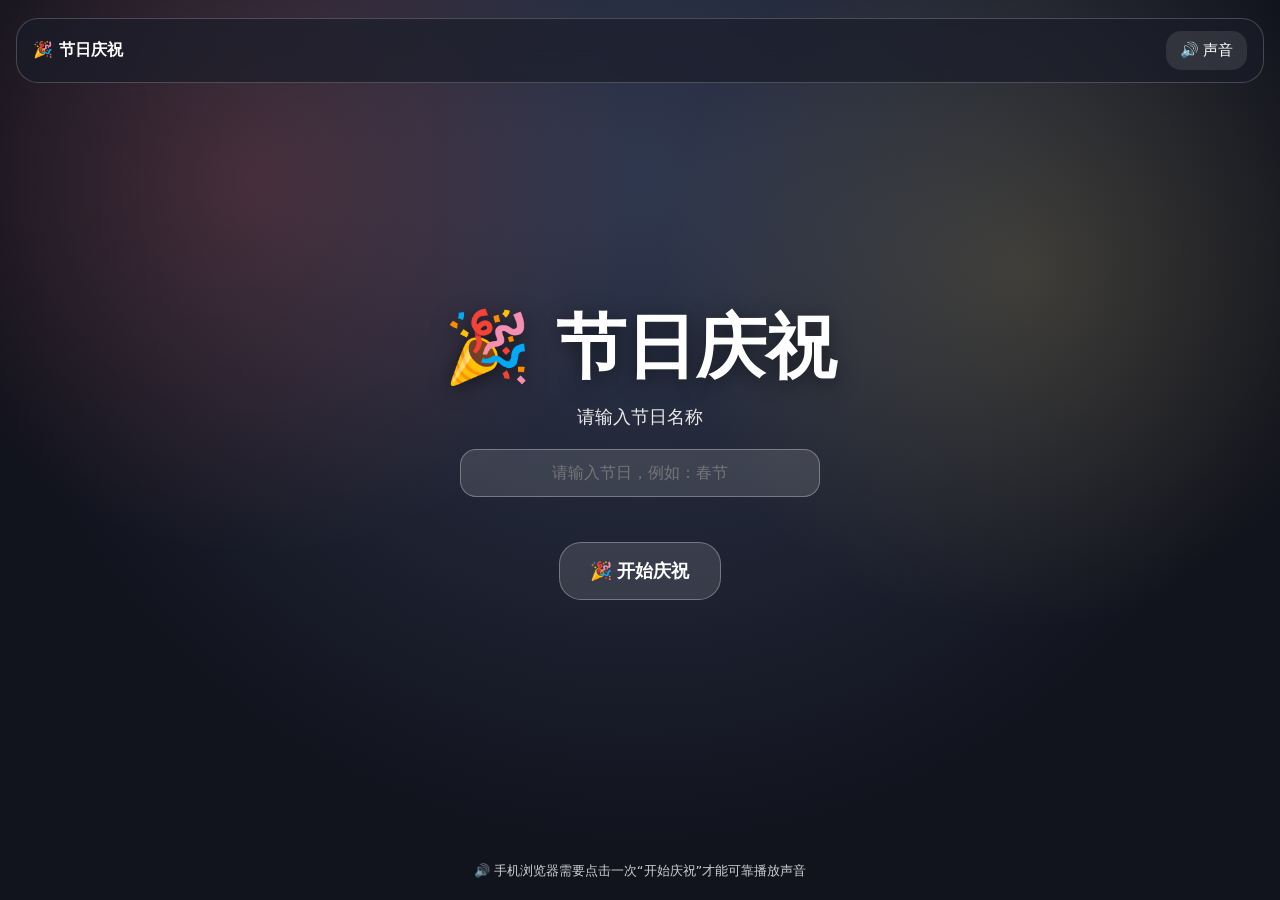
<file: celebration.html>
<!DOCTYPE html>
<html lang="zh-CN">
<head>
<meta charset="UTF-8">
<meta name="viewport" content="width=device-width,initial-scale=1.0">

<title>🎉 节日庆祝</title>

<style>
*{
  box-sizing:border-box;
}

html,body{
  margin:0;
  width:100%;
  min-height:100%;
  font-family:
    system-ui,
    -apple-system,
    BlinkMacSystemFont,
    "Segoe UI",
    sans-serif;
  overflow:hidden;
}

body{
  background:
    radial-gradient(circle at 50% 20%,#30384f,#11131d 70%);
  color:white;
}

#app{
  position:relative;
  width:100vw;
  height:100vh;
  overflow:hidden;
}

/* 背景 */
.bg{
  position:absolute;
  inset:0;
  background:
    radial-gradient(circle at 20% 20%,rgba(255,100,100,.18),transparent 30%),
    radial-gradient(circle at 80% 30%,rgba(255,220,100,.15),transparent 30%);
}

/* 顶部 */
.top{
  position:absolute;
  top:18px;
  left:16px;
  right:16px;
  z-index:20;

  display:flex;
  justify-content:space-between;
  align-items:center;

  padding:12px 16px;

  border:1px solid rgba(255,255,255,.2);
  border-radius:22px;

  background:rgba(25,28,40,.65);
  backdrop-filter:blur(18px);
}

.top button{
  border:0;
  border-radius:15px;
  padding:10px 14px;
  background:rgba(255,255,255,.1);
  color:white;
  font-size:15px;
}

/* 中央 */
.center{
  position:absolute;
  inset:0;

  display:flex;
  justify-content:center;
  align-items:center;

  flex-direction:column;

  z-index:10;
  pointer-events:none;

  text-align:center;
}

.title{
  font-size:clamp(32px,9vw,70px);
  font-weight:900;
  text-shadow:
    0 4px 20px rgba(0,0,0,.5);
}

.subtitle{
  margin-top:10px;
  font-size:18px;
  opacity:.9;
}

.mainBtn{
  pointer-events:auto;

  margin-top:25px;

  border:1px solid rgba(255,255,255,.3);
  border-radius:22px;

  padding:16px 30px;

  color:white;
  background:rgba(255,255,255,.12);

  backdrop-filter:blur(15px);

  font-size:18px;
  font-weight:bold;
}

/* 春节红包 */
.redPacket{
  position:absolute;
  top:-80px;

  font-size:35px;

  animation:
    fall linear forwards;
}

@keyframes fall{
  to{
    transform:
      translateY(110vh)
      rotate(360deg);
  }
}

/* 气球 */
.balloon{
  position:absolute;
  bottom:-120px;

  font-size:55px;

  animation:
    balloonUp linear forwards;
}

@keyframes balloonUp{
  to{
    transform:
      translateY(-120vh)
      rotate(12deg);
  }
}

/* 彩带 */
.confetti{
  position:absolute;
  top:-30px;

  width:9px;
  height:20px;

  animation:
    confettiFall linear forwards;
}

@keyframes confettiFall{
  to{
    transform:
      translateY(110vh)
      rotate(720deg);
  }
}

/* 蛋糕 */
.cake{
  font-size:110px;

  animation:
    cakeIn .8s ease-out,
    cakeFloat 2s ease-in-out infinite;
}

@keyframes cakeIn{
  from{
    transform:scale(0);
  }

  to{
    transform:scale(1);
  }
}

@keyframes cakeFloat{
  50%{
    transform:translateY(-10px);
  }
}

/* 烟花 */
.firework{
  position:absolute;

  width:8px;
  height:8px;

  border-radius:50%;

  animation:
    firework 1s ease-out forwards;
}

@keyframes firework{
  0%{
    box-shadow:0 0 0 0 rgba(255,255,255,1);
    transform:scale(.2);
  }

  100%{
    transform:scale(1);

    box-shadow:
      0 -100px 0 2px #fff,
      70px -70px 0 2px #fff,
      100px 0 0 2px #fff,
      70px 70px 0 2px #fff,
      0 100px 0 2px #fff,
      -70px 70px 0 2px #fff,
      -100px 0 0 2px #fff,
      -70px -70px 0 2px #fff;
  }
}

/* 生日设置 */
.panel{
  pointer-events:auto;

  margin-top:20px;

  padding:20px;

  width:min(90vw,400px);

  border-radius:25px;

  background:rgba(20,23,35,.72);

  backdrop-filter:blur(20px);

  border:1px solid rgba(255,255,255,.18);
}

.panel input{
  width:100%;

  margin:8px 0;

  padding:14px;

  border:0;
  border-radius:15px;

  background:rgba(255,255,255,.12);

  color:white;

  font-size:17px;
}

.panel button{
  width:100%;

  margin-top:10px;

  padding:14px;

  border:0;
  border-radius:15px;

  background:rgba(255,255,255,.15);

  color:white;

  font-size:17px;
}

/* 提示 */
.tip{
  position:absolute;

  bottom:20px;
  left:50%;

  transform:translateX(-50%);

  z-index:30;

  width:90%;

  text-align:center;

  opacity:.8;

  font-size:13px;
}
</style>
</head>

<body>

<div id="app">

  <div class="bg"></div>

  <div class="top">

    

    <strong>🎉 节日庆祝</strong>

    <button onclick="toggleSound()" id="soundBtn">
      🔊 声音
    </button>

  </div>

  <div class="center" id="center">

    <div class="title" id="title">
      🎉 节日庆祝
    </div>

    <div class="subtitle" id="subtitle">
      请输入节日名称
    </div>
<input
  id="festivalInput"
  type="text"
  placeholder="请输入节日，例如：春节"
  style="width:80%;max-width:360px;padding:14px 18px;margin:20px auto;border-radius:16px;border:1px solid rgba(255,255,255,.3);background:rgba(255,255,255,.12);color:white;font-size:16px;text-align:center;outline:none;display:block;"
>
    <button
      class="mainBtn"
      id="startBtn"
      onclick="manualCelebration()">
      🎉 开始庆祝
    </button>

  </div>

  <div class="tip">
    🔊 手机浏览器需要点击一次“开始庆祝”才能可靠播放声音
  </div>

</div>

<script>

/* =========================
   基础状态
========================= */

let soundEnabled = true;
let audioCtx = null;

let mode = "normal";

const center =
  document.getElementById("center");

const title =
  document.getElementById("title");

const subtitle =
  document.getElementById("subtitle");

const startBtn =
  document.getElementById("startBtn");

const soundBtn =
  document.getElementById("soundBtn");


/* =========================
   日期判断
========================= */

function getMode(){

  const now = new Date();

  const month =
    now.getMonth() + 1;

  const day =
    now.getDate();

  const year =
    now.getFullYear();


  /*
    春节日期表

    这里按照春节假期范围判断。
    后面需要时可以继续增加年份。
  */

  const springFestival = {

    2026:{
      start:"2026-02-17",
      end:"2026-03-03"
    },

    2027:{
      start:"2027-02-06",
      end:"2027-02-20"
    },

    2028:{
      start:"2028-01-26",
      end:"2028-02-09"
    },

    2029:{
      start:"2029-02-13",
      end:"2029-02-27"
    },

    2030:{
      start:"2030-02-03",
      end:"2030-02-17"
    }

  };


  if(springFestival[year]){

    const start =
      new Date(
        springFestival[year].start
      );

    const end =
      new Date(
        springFestival[year].end
      );

    if(
      now >= start &&
      now <= end
    ){
      return "spring";
    }
  }


  /* 生日 */

  const birthday =
    localStorage.getItem(
      "myBirthday"
    );

  if(birthday){

    const parts =
      birthday.split("-");

    const birthMonth =
      Number(parts[0]);

    const birthDay =
      Number(parts[1]);

    if(
      month === birthMonth &&
      day === birthDay
    ){
      return "birthday";
    }
  }


  return "normal";
}
function manualCelebration(){

    const input = document.getElementById("festivalInput");
    const festival = input.value.trim();

    if(!festival){
        subtitle.textContent = "⚠️ 请先输入节日名称";
        return;
    }

    title.textContent = "🎉 " + festival;
    subtitle.textContent = "正在庆祝：" + festival;

    startCelebration();
}
/* =========================
   Web Audio
========================= */

function initAudio(){

  if(!audioCtx){

    audioCtx =
      new (
        window.AudioContext ||
        window.webkitAudioContext
      )();

  }

  if(audioCtx.state === "suspended"){

    audioCtx.resume();

  }

}


/* =========================
   烟花声音
========================= */

function fireworkSound(){

  if(
    !soundEnabled ||
    !audioCtx
  ){
    return;
  }


  const osc =
    audioCtx.createOscillator();

  const gain =
    audioCtx.createGain();


  osc.type = "sawtooth";

  osc.frequency.setValueAtTime(
    180,
    audioCtx.currentTime
  );

  osc.frequency.exponentialRampToValueAtTime(
    40,
    audioCtx.currentTime + .45
  );


  gain.gain.setValueAtTime(
    .0001,
    audioCtx.currentTime
  );

  gain.gain.exponentialRampToValueAtTime(
    .35,
    audioCtx.currentTime + .03
  );

  gain.gain.exponentialRampToValueAtTime(
    .0001,
    audioCtx.currentTime + .5
  );


  osc.connect(gain);
  gain.connect(audioCtx.destination);

  osc.start();
  osc.stop(
    audioCtx.currentTime + .55
  );

}


/* =========================
   爆竹声音
========================= */

function firecrackerSound(){

  if(
    !soundEnabled ||
    !audioCtx
  ){
    return;
  }


  const count =
    4 +
    Math.floor(
      Math.random() * 5
    );


  for(
    let i = 0;
    i < count;
    i++
  ){

    setTimeout(
      () => {

        const osc =
          audioCtx.createOscillator();

        const gain =
          audioCtx.createGain();


        osc.type = "square";

        osc.frequency.value =
          100 +
          Math.random() * 80;


        gain.gain.setValueAtTime(
          .0001,
          audioCtx.currentTime
        );

        gain.gain.exponentialRampToValueAtTime(
          .4,
          audioCtx.currentTime + .01
        );

        gain.gain.exponentialRampToValueAtTime(
          .0001,
          audioCtx.currentTime + .08
        );


        osc.connect(gain);
        gain.connect(
          audioCtx.destination
        );


        osc.start();

        osc.stop(
          audioCtx.currentTime + .1
        );

      },
      i * 100
    );

  }

}


/* =========================
   生日音乐
========================= */

const birthdayMelody = [

  264,264,297,264,
  352,330,

  264,264,297,264,
  396,352,

  264,264,528,440,
  352,330,297,

  466,466,440,352,
  396,352

];


let birthdayIndex = 0;


function playBirthdayNote(){

  if(
    !soundEnabled ||
    !audioCtx
  ){
    return;
  }


  const freq =
    birthdayMelody[
      birthdayIndex %
      birthdayMelody.length
    ];

  birthdayIndex++;


  const osc =
    audioCtx.createOscillator();

  const gain =
    audioCtx.createGain();


  osc.type = "sine";

  osc.frequency.value =
    freq;


  gain.gain.setValueAtTime(
    .0001,
    audioCtx.currentTime
  );

  gain.gain.exponentialRampToValueAtTime(
    .25,
    audioCtx.currentTime + .03
  );

  gain.gain.exponentialRampToValueAtTime(
    .0001,
    audioCtx.currentTime + .45
  );


  osc.connect(gain);

  gain.connect(
    audioCtx.destination
  );


  osc.start();

  osc.stop(
    audioCtx.currentTime + .5
  );

}


let birthdayTimer = null;


function startBirthdayMusic(){

  clearInterval(
    birthdayTimer
  );

  playBirthdayNote();

  birthdayTimer =
    setInterval(
      playBirthdayNote,
      500
    );

}


/* =========================
   烟花
========================= */

function createFirework(){

  const fw =
    document.createElement(
      "div"
    );

  fw.className =
    "firework";


  fw.style.left =
    (10 + Math.random()*80) +
    "%";

  fw.style.top =
    (15 + Math.random()*45) +
    "%";


  fw.style.filter =
    `hue-rotate(${Math.random()*360}deg)`;


  document
    .getElementById("app")
    .appendChild(fw);


  fireworkSound();


  setTimeout(
    () => fw.remove(),
    1100
  );

}


/* =========================
   爆竹
========================= */

function createFirecracker(){

  const cracker =
    document.createElement(
      "div"
    );

  cracker.innerHTML =
    "🧨";

  cracker.style.position =
    "absolute";

  cracker.style.left =
    (Math.random()*85) +
    "%";

  cracker.style.top =
    (30 + Math.random()*50) +
    "%";

  cracker.style.fontSize =
    "42px";

  cracker.style.zIndex =
    "5";


  document
    .getElementById("app")
    .appendChild(cracker);


  firecrackerSound();


  setTimeout(
    () => cracker.remove(),
    1500
  );

}


/* =========================
   红包
========================= */

function createRedPacket(){

  const item =
    document.createElement(
      "div"
    );

  item.className =
    "redPacket";

  item.innerHTML =
    Math.random() > .5
      ? "🧧"
      : "🏮";


  item.style.left =
    Math.random()*95 +
    "%";


  item.style.animationDuration =
    (4 + Math.random()*4) +
    "s";


  document
    .getElementById("app")
    .appendChild(item);


  setTimeout(
    () => item.remove(),
    9000
  );

}


/* =========================
   彩带
========================= */

function createConfetti(){

  const item =
    document.createElement(
      "div"
    );

  item.className =
    "confetti";


  item.style.left =
    Math.random()*100 +
    "%";


  item.style.animationDuration =
    (3 + Math.random()*4) +
    "s";


  item.style.background =
    [
      "#ff4d6d",
      "#ffd166",
      "#06d6a0",
      "#4cc9f0",
      "#ffffff"
    ][
      Math.floor(
        Math.random()*5
      )
    ];


  document
    .getElementById("app")
    .appendChild(item);


  setTimeout(
    () => item.remove(),
    8000
  );

}


/* =========================
   气球
========================= */

function createBalloon(){

  const item =
    document.createElement(
      "div"
    );

  item.className =
    "balloon";

  item.innerHTML =
    ["🎈","🎈","🎈"][
      Math.floor(
        Math.random()*3
      )
    ];


  item.style.left =
    Math.random()*90 +
    "%";


  item.style.animationDuration =
    (6 + Math.random()*5) +
    "s";


  document
    .getElementById("app")
    .appendChild(item);


  setTimeout(
    () => item.remove(),
    12000
  );

}


/* =========================
   开始庆祝
========================= */

function startCelebration(){

  initAudio();


  mode =
    getMode();


  startBtn.style.display =
    "none";


  if(mode === "spring"){

    title.innerHTML =
      "🧨 新春快乐！";

    subtitle.innerHTML =
      "🎆 烟花 · 爆竹 · 新春庆典";


    /* 烟花 */

    setInterval(
      () => {

        createFirework();

      },
      1000
    );


    /* 爆竹 */

    setInterval(
      () => {

        createFirecracker();

      },
      2800
    );


    /* 红包 */

    setInterval(
      () => {

        createRedPacket();

      },
      900
    );


    /* 第一次立即播放 */

    createFirework();

    createFirecracker();

  }


  else if(mode === "birthday"){

    title.innerHTML =
      "🎂 生日快乐！";

    subtitle.innerHTML =
      "🎉 愿你今天开心快乐！";


    const cake =
      document.createElement(
        "div"
      );

    cake.className =
      "cake";

    cake.innerHTML =
      "🎂";


    center.insertBefore(
      cake,
      title
    );


    startBirthdayMusic();


    setInterval(
      createConfetti,
      250
    );


    setInterval(
      createBalloon,
      1200
    );


    for(
      let i=0;
      i<20;
      i++
    ){
      createConfetti();
    }

  }


  else{

    title.innerHTML =
      "🎉 庆祝开始！";

    subtitle.innerHTML =
      "✨ 欢迎来到节日庆祝页面";


    setInterval(
      createConfetti,
      300
    );

  }

}


/* =========================
   声音
========================= */

function toggleSound(){

  soundEnabled =
    !soundEnabled;


  soundBtn.innerHTML =
    soundEnabled
      ? "🔊 声音"
      : "🔇 静音";


  if(
    soundEnabled &&
    audioCtx
  ){

    audioCtx.resume();

  }

}


/* =========================
   设置生日
========================= */

function setBirthday(){

  const month =
    prompt(
      "请输入你的生日月份，例如：8"
    );

  const day =
    prompt(
      "请输入你的生日日期，例如：15"
    );


  if(
    !month ||
    !day
  ){
    return;
  }


  const m =
    Number(month);

  const d =
    Number(day);


  if(
    m < 1 ||
    m > 12 ||
    d < 1 ||
    d > 31
  ){

    alert(
      "生日日期格式不正确"
    );

    return;

  }


  localStorage.setItem(
    "myBirthday",
    m + "-" + d
  );


  alert(
    "🎂 生日已经保存！"
  );


  location.reload();

}


/* =========================
   首页
========================= */

function goHome(){

  location.href =
    "index.html";

}


/* =========================
   页面启动
========================= */

function initPage(){

  mode =
    getMode();


  if(mode === "spring"){

    title.innerHTML =
      "🧨 新春快乐";

    subtitle.innerHTML =
      "🎆 春节庆祝活动已经准备好了";

  }

  else if(mode === "birthday"){

  title.innerHTML =
    "🎂 生日快乐！";

  subtitle.innerHTML =
    "🎉 愿你今天开心快乐！";


  // 创建生日蛋糕
  const cake =
    document.createElement("div");

  cake.className = "cake";

  cake.innerHTML = "🎂";

  cake.style.fontSize = "120px";

  cake.style.marginBottom = "20px";

  cake.style.display = "block";

  let up = true;

setInterval(function(){

  cake.style.transform =
    up
      ? "translateY(-10px)"
      : "translateY(0)";

  up = !up;

}, 1000);
    


  // 把蛋糕放到标题前面
  center.insertBefore(
    cake,
    title
  );


  // 播放生日音乐
  startBirthdayMusic();


  // 彩带
  setInterval(
    createConfetti,
    250
  );


  // 气球
  setInterval(
    createBalloon,
    1200
  );


  // 一开始就出现一些彩带
  for(let i = 0; i < 20; i++){
    createConfetti();
  }

  }

    title.innerHTML =
      "🎂 今天是你的生日";

    subtitle.innerHTML =
      "🎉 点击开始庆祝生日";

  }

  else{

    title.innerHTML =
      "🎉 节日庆祝";

    subtitle.innerHTML =
      "选择你的庆祝方式";

  }


  /* 添加生日设置按钮 */

  const birthdayBtn =
    document.createElement(
      "button"
    );

  birthdayBtn.className =
    "mainBtn";

  birthdayBtn.innerHTML =
    "🎂 设置我的生日";

  birthdayBtn.onclick =
    setBirthday;


  center.appendChild(
    birthdayBtn
  );

}


initPage();

</script>

</body>
</html>
</file>
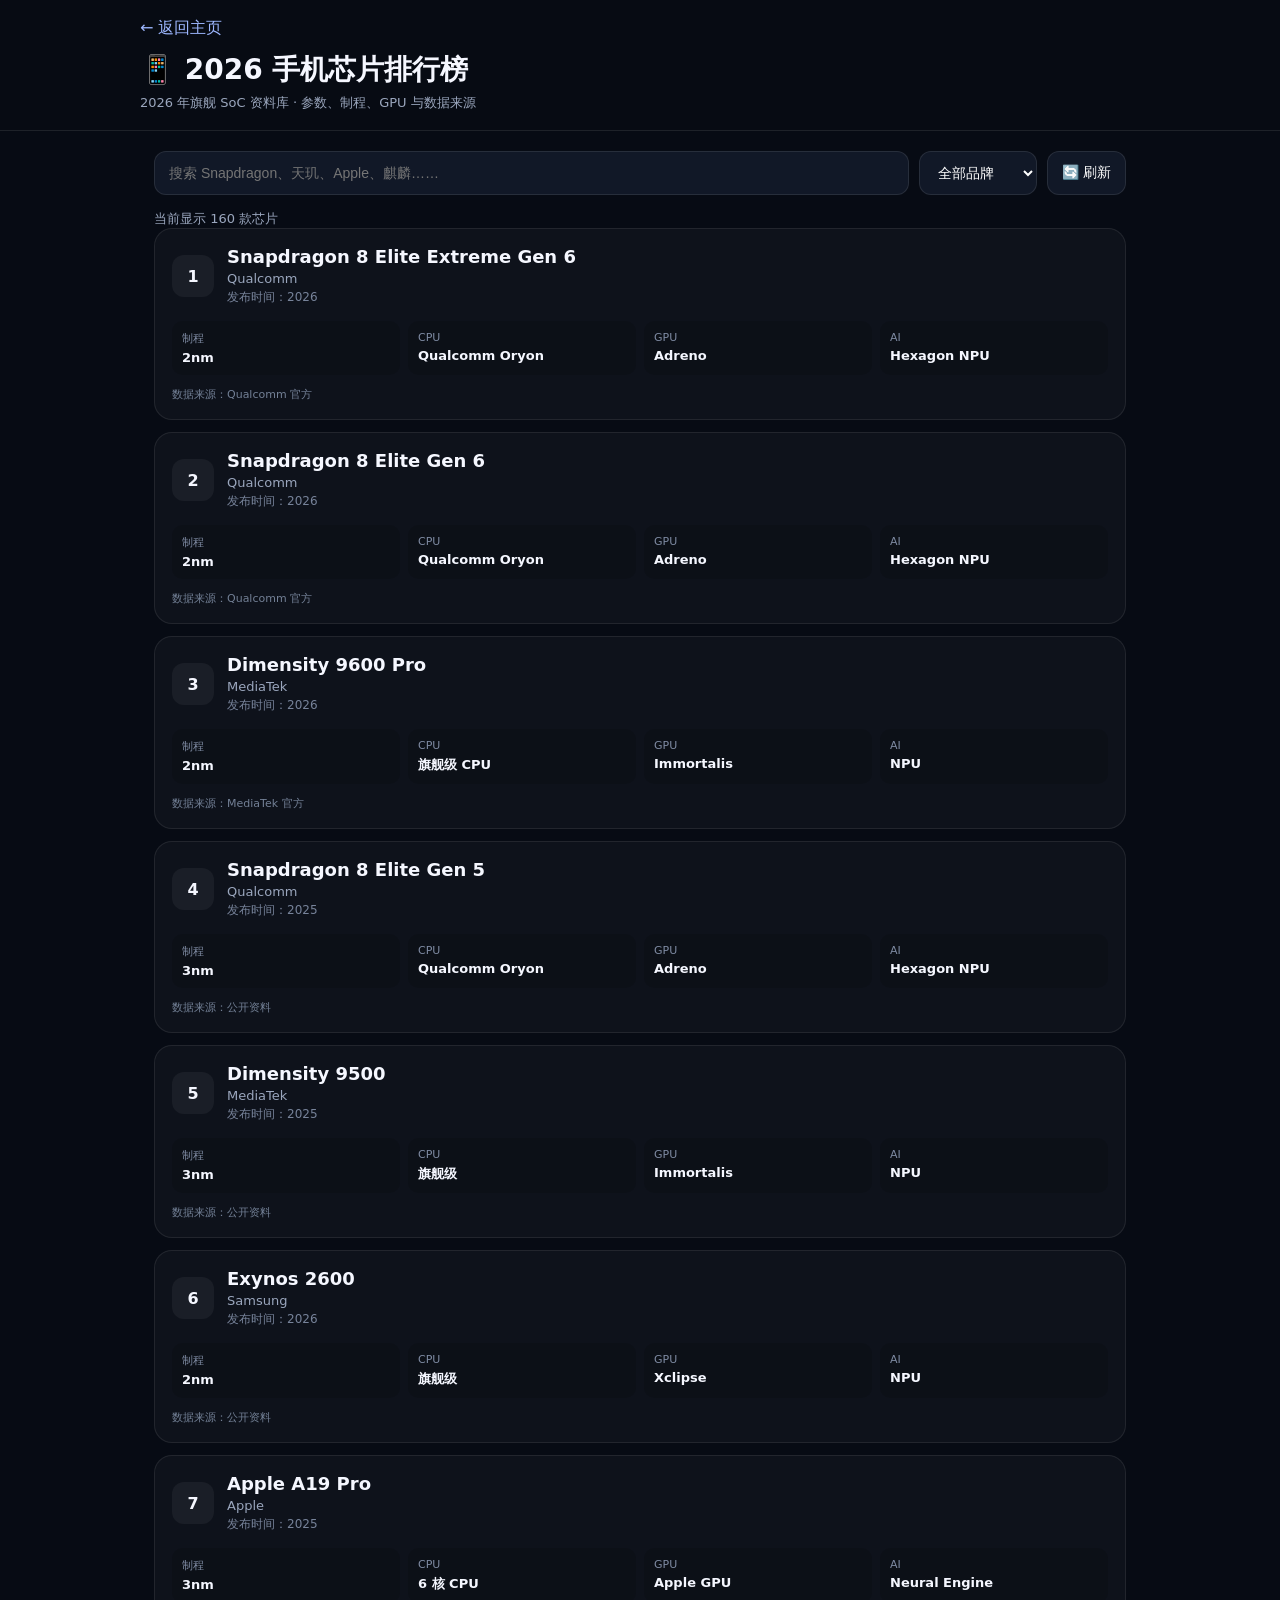
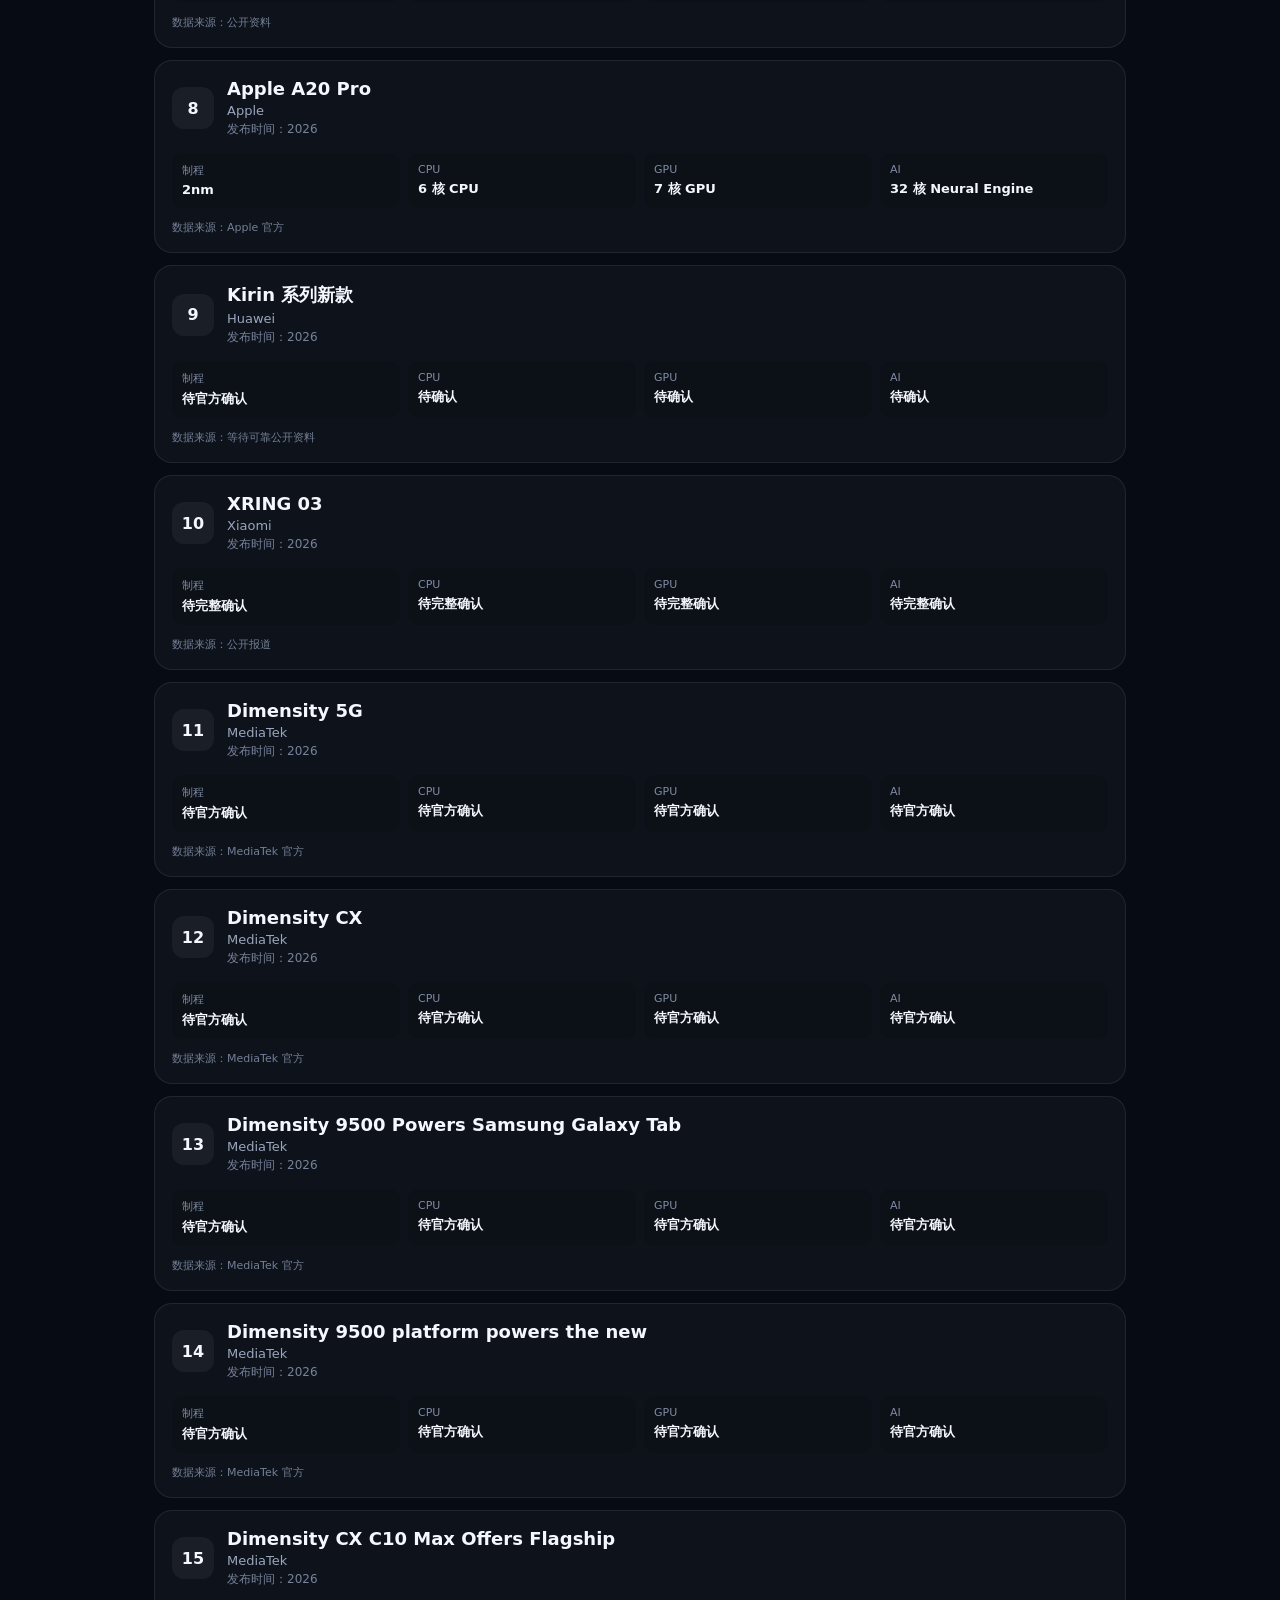
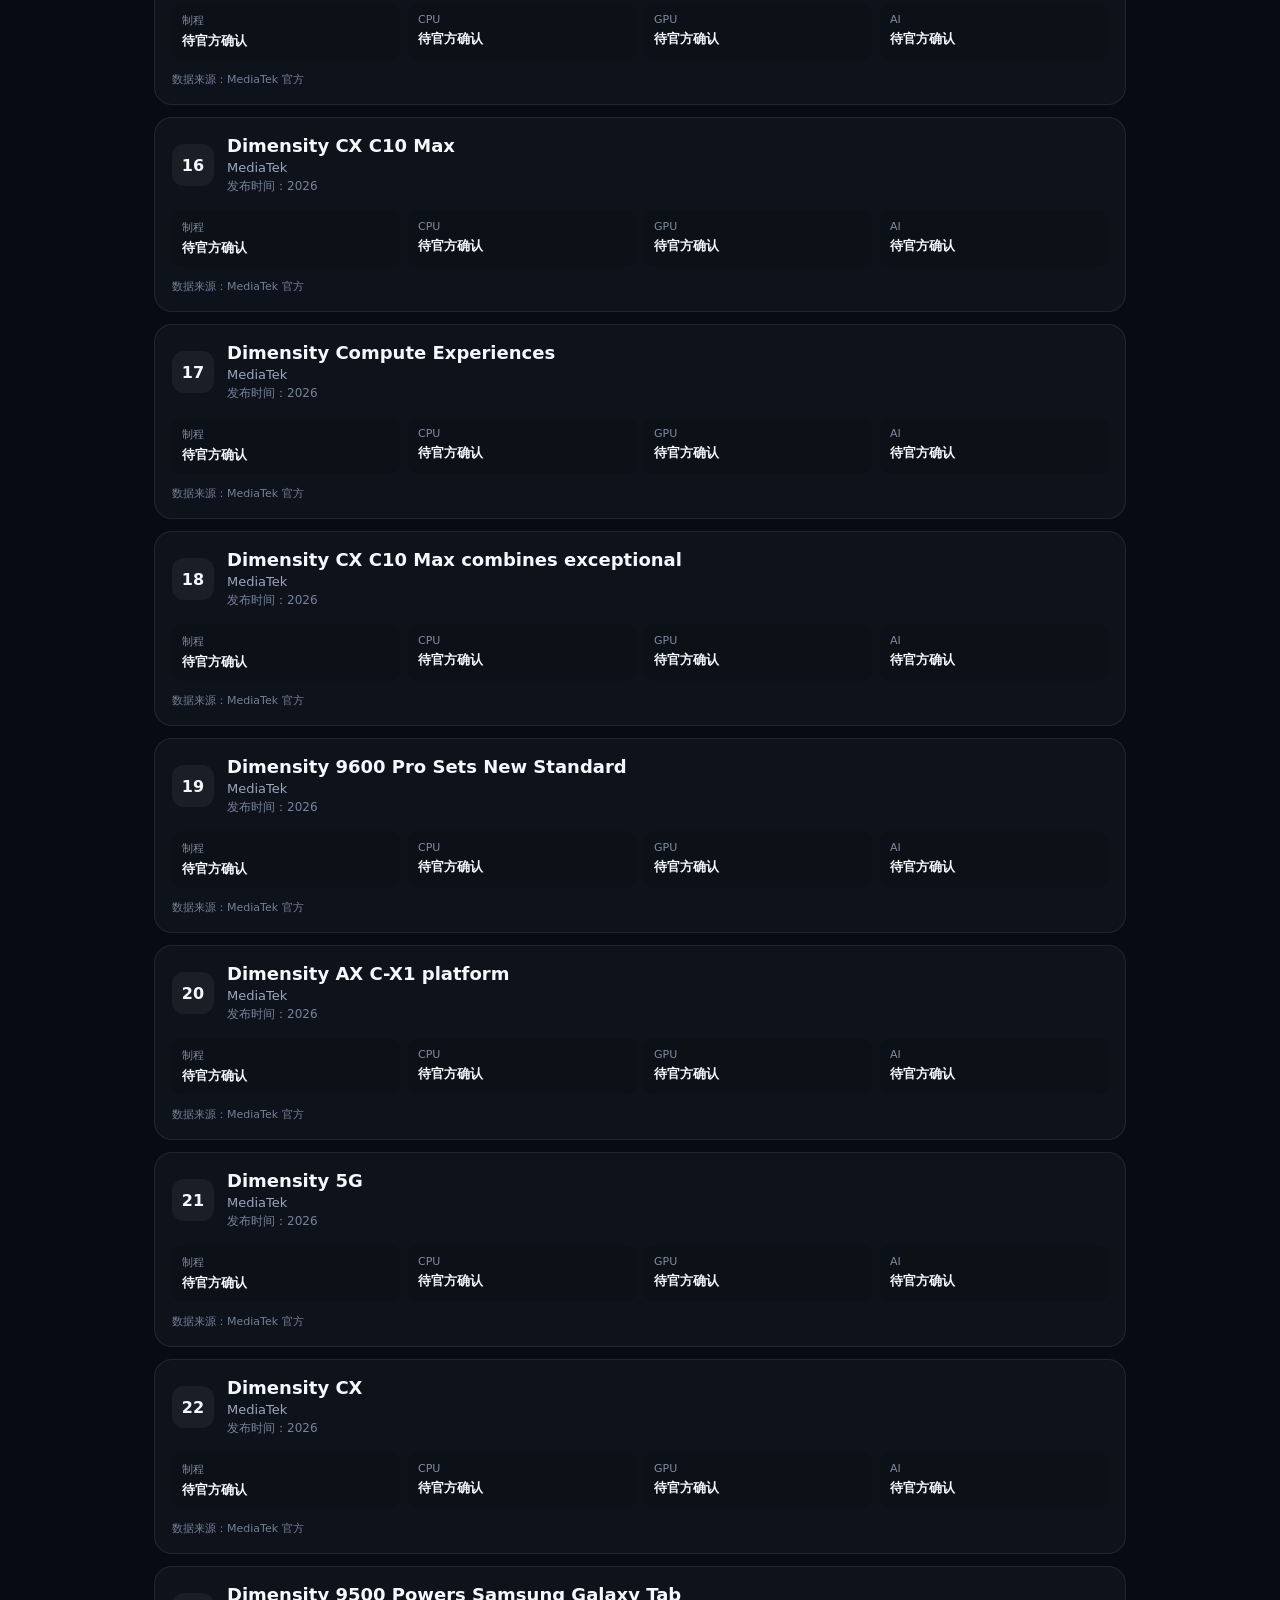
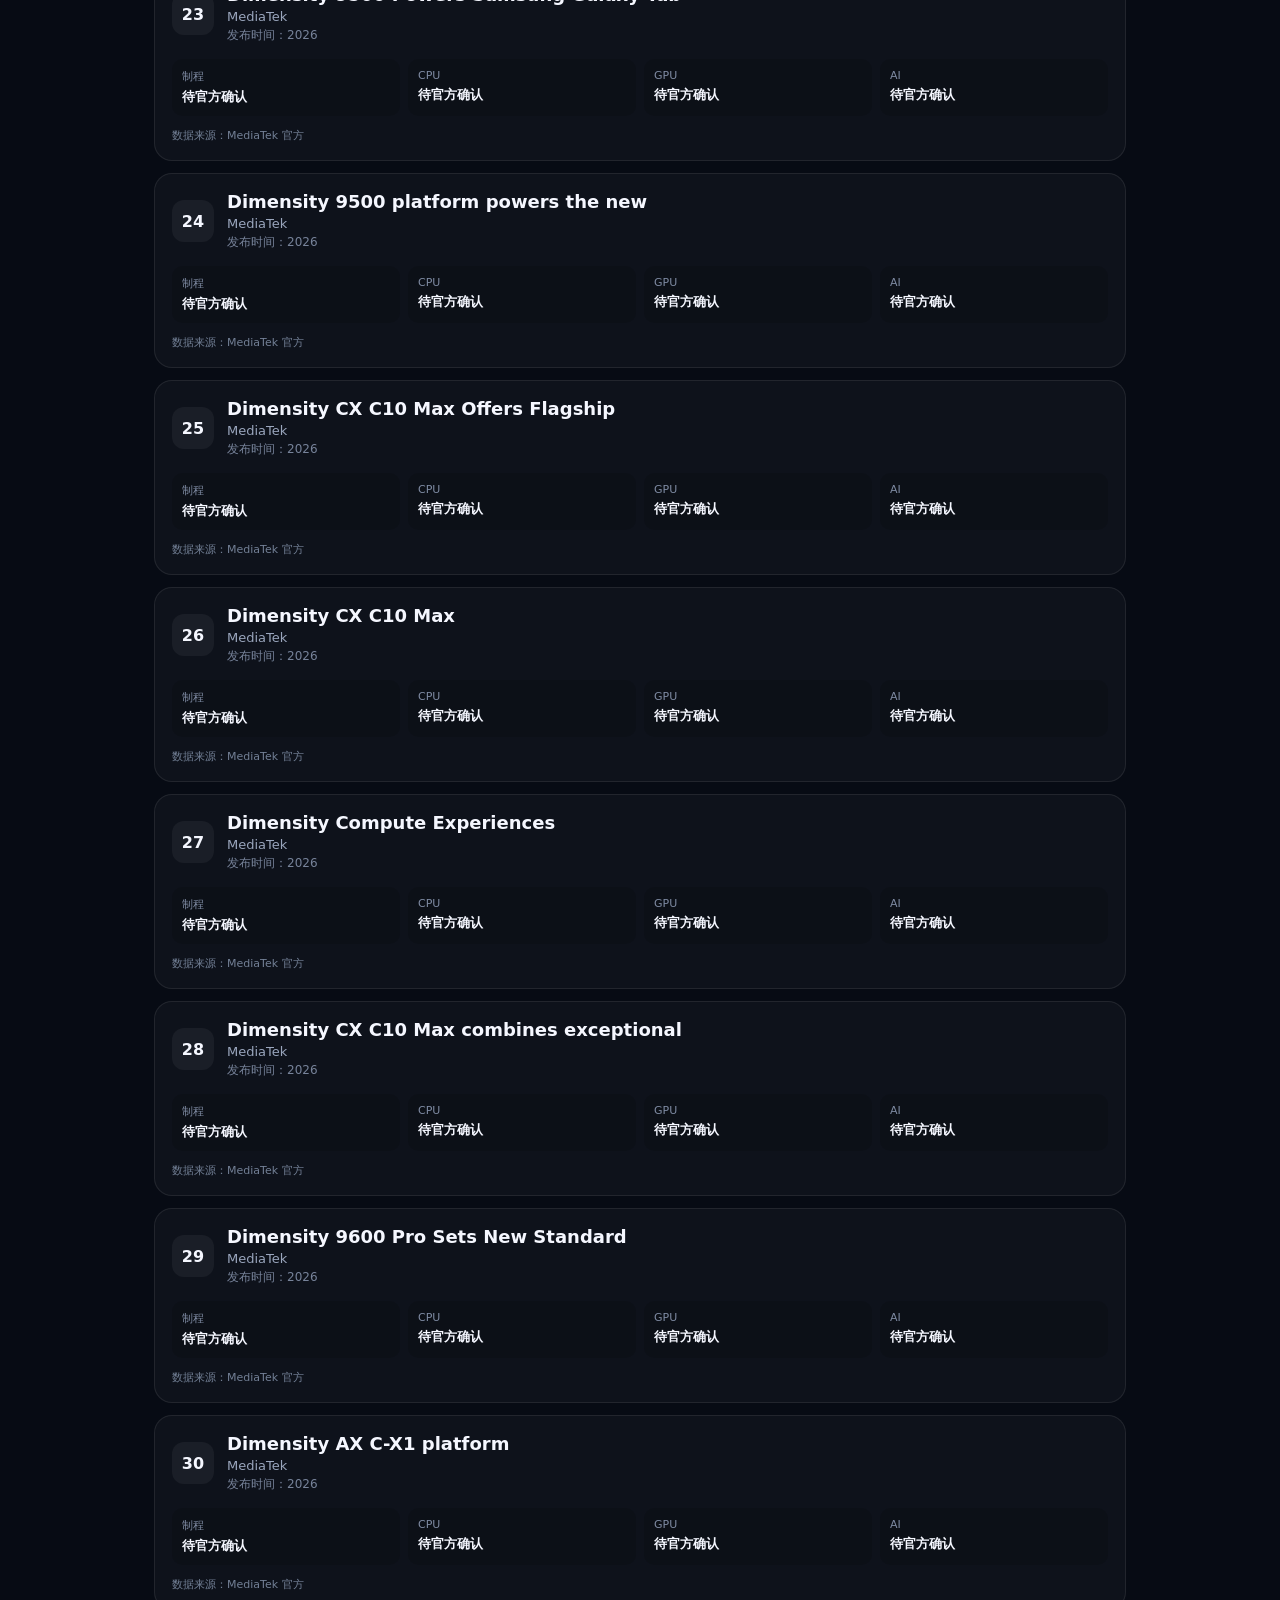
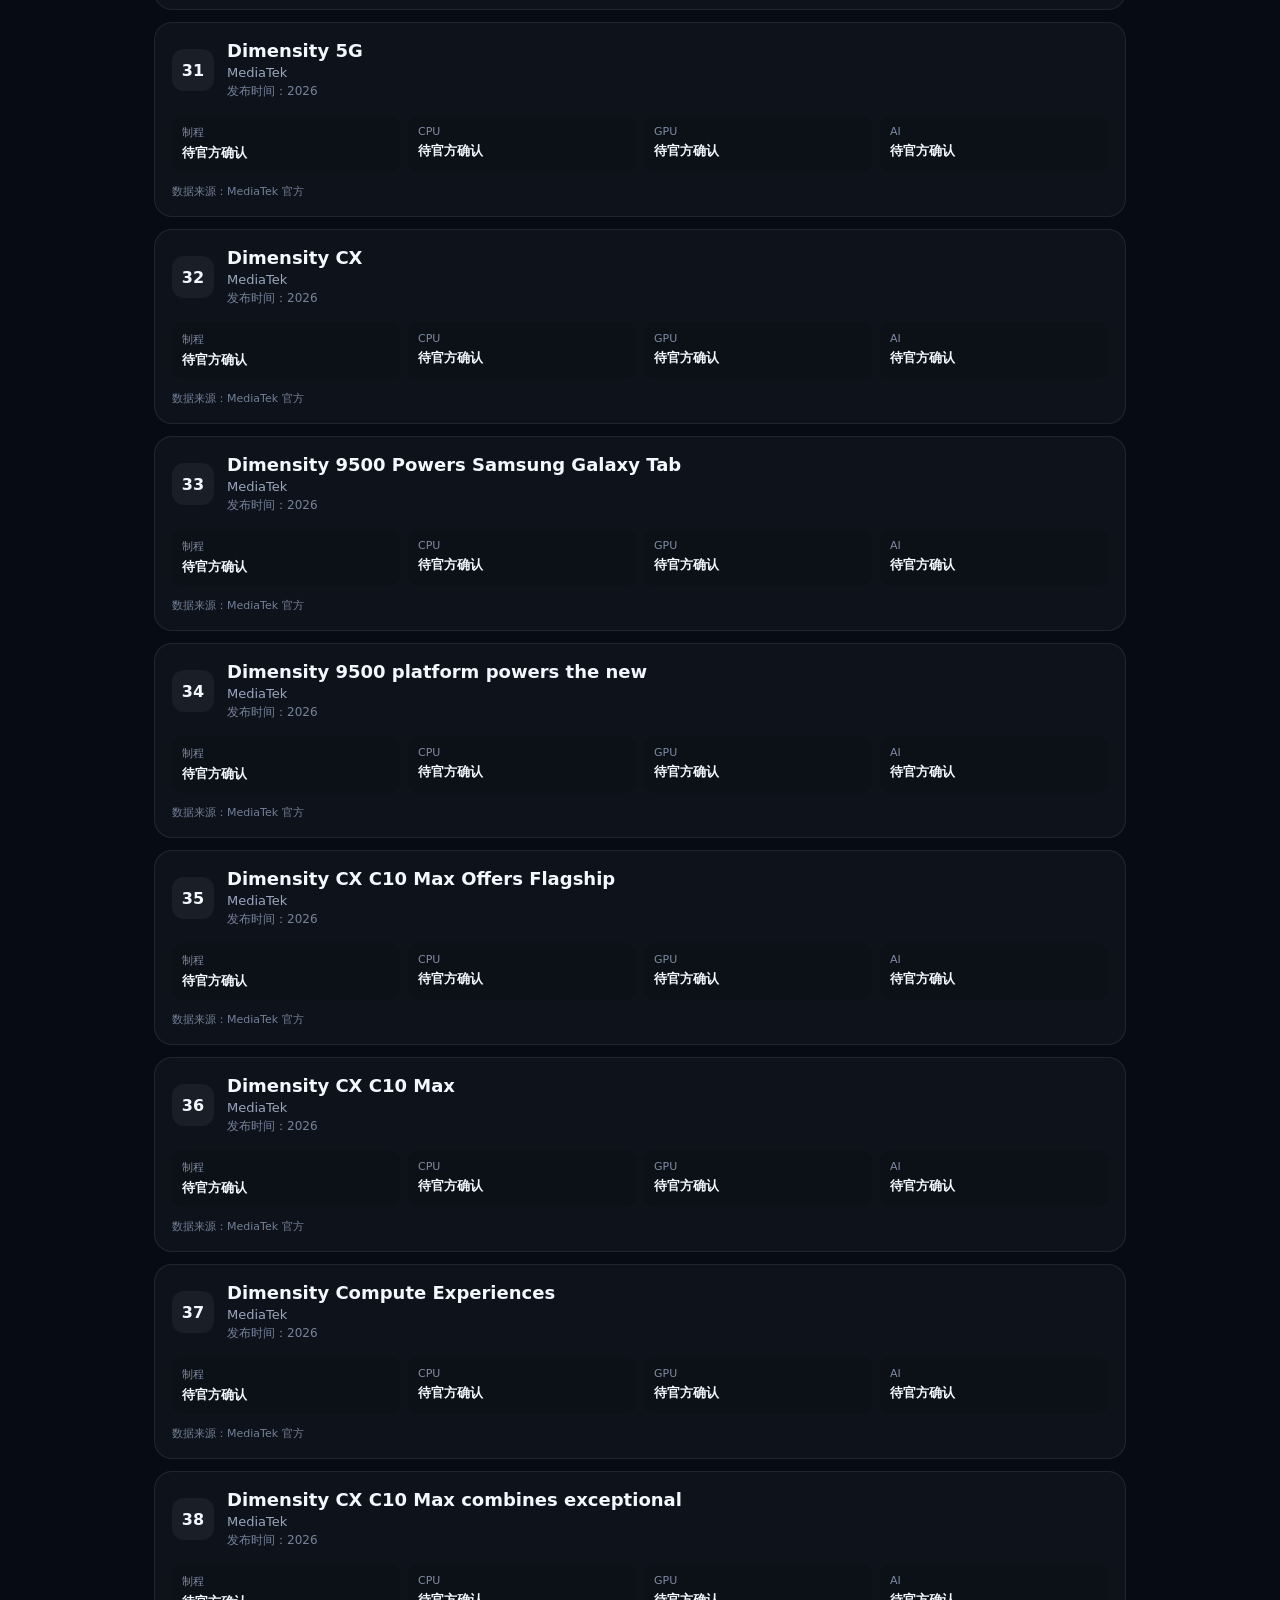
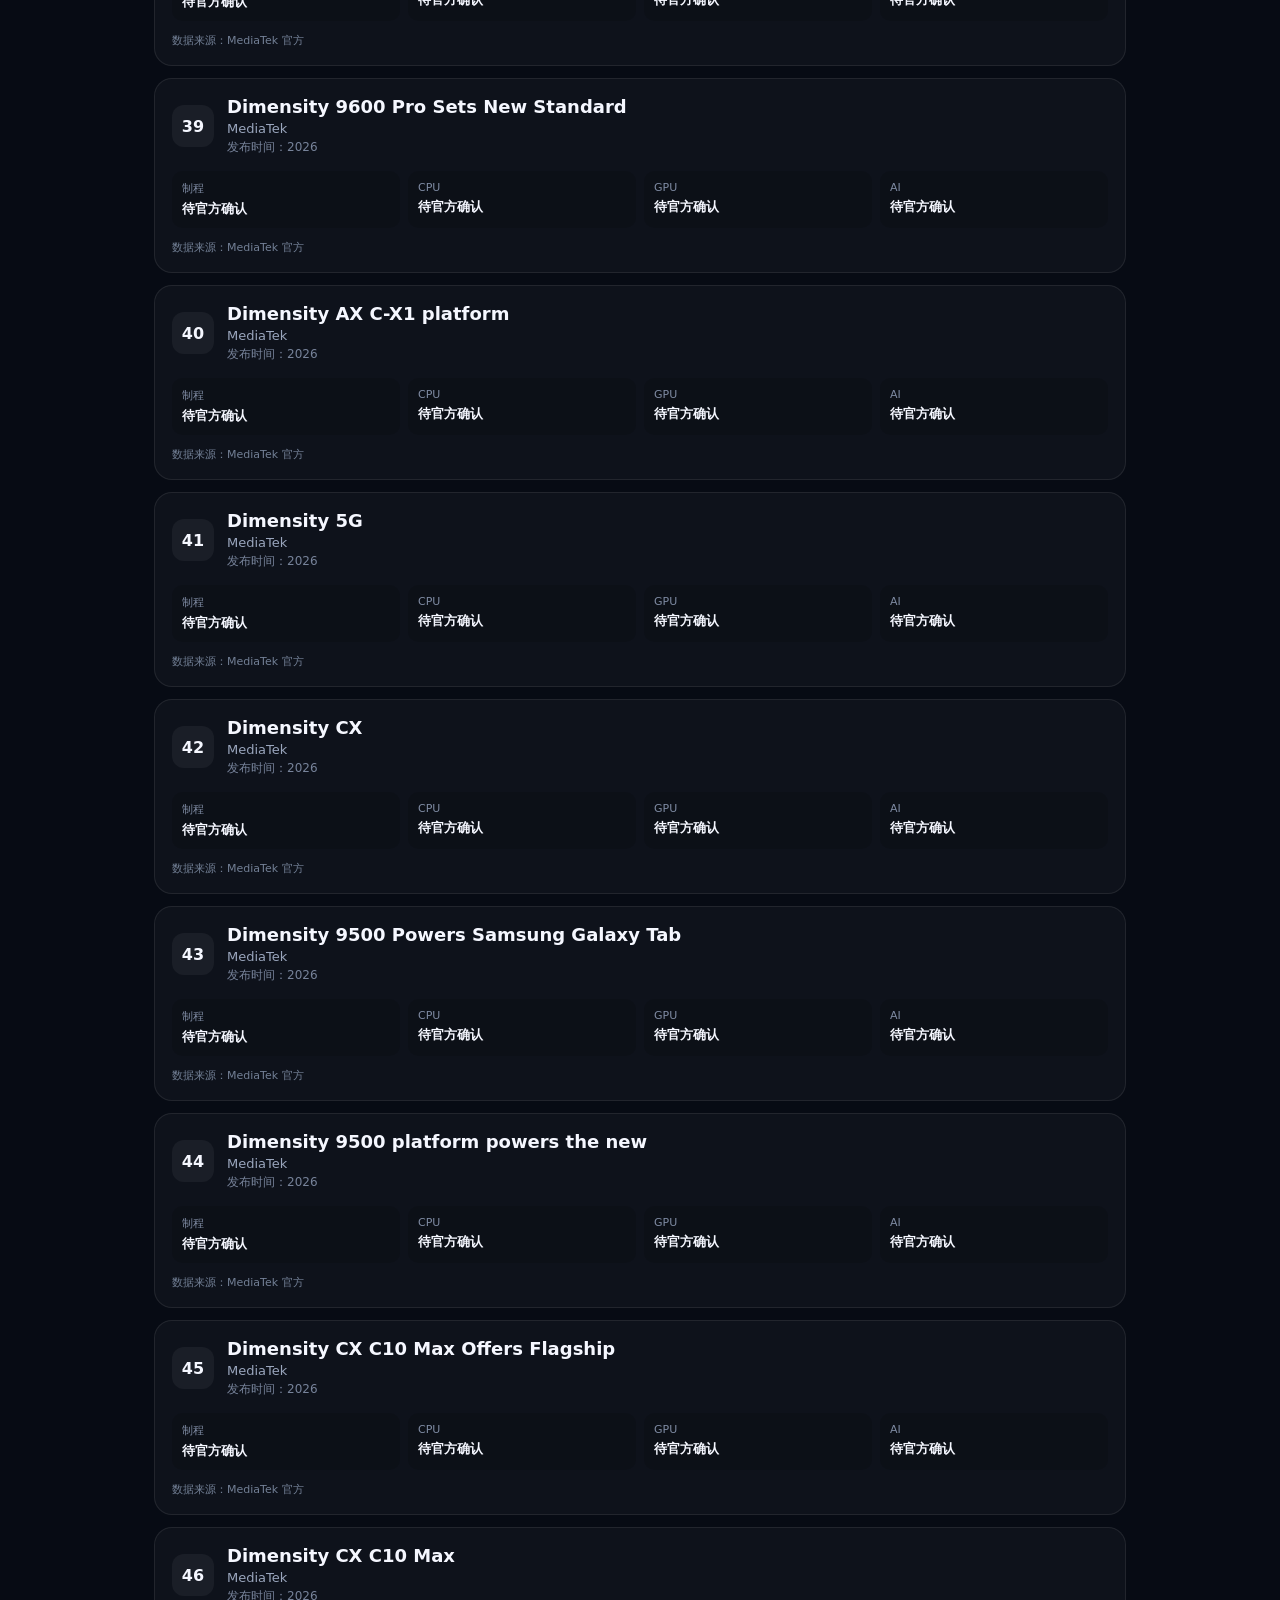
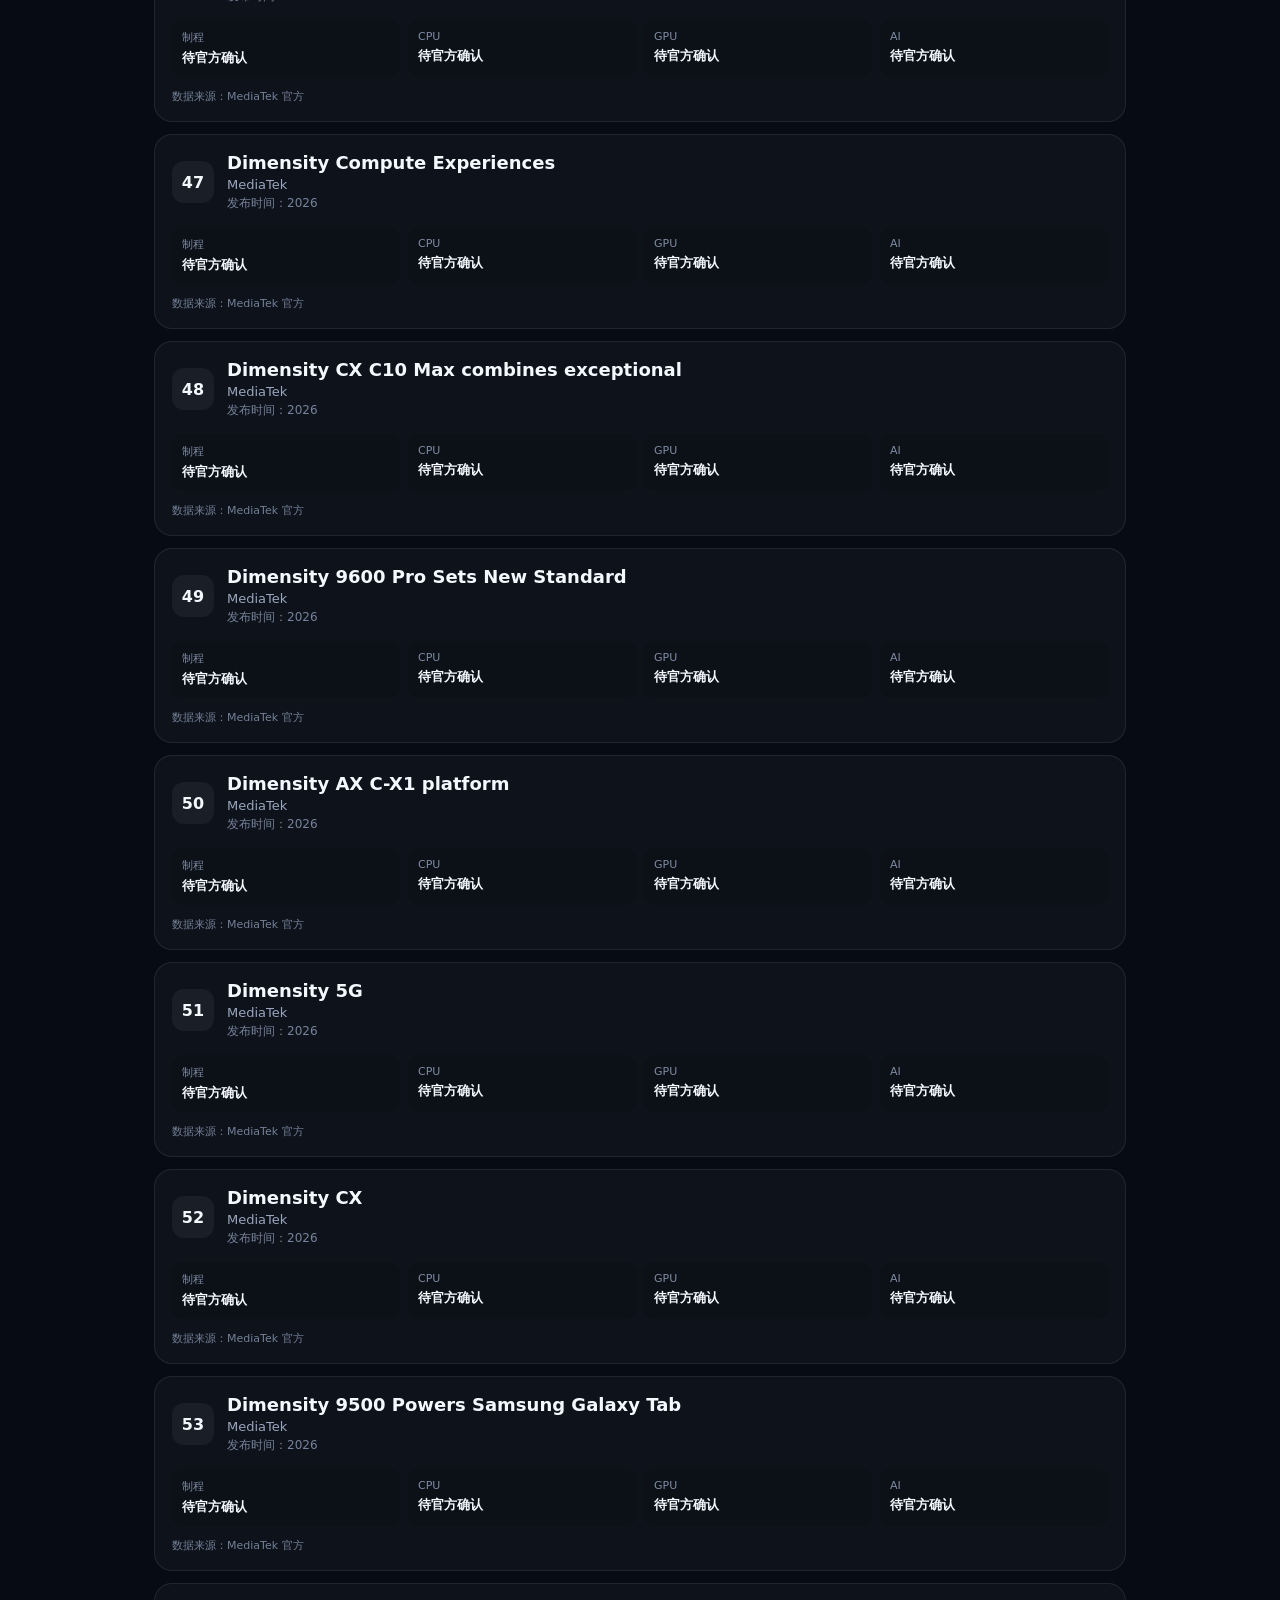
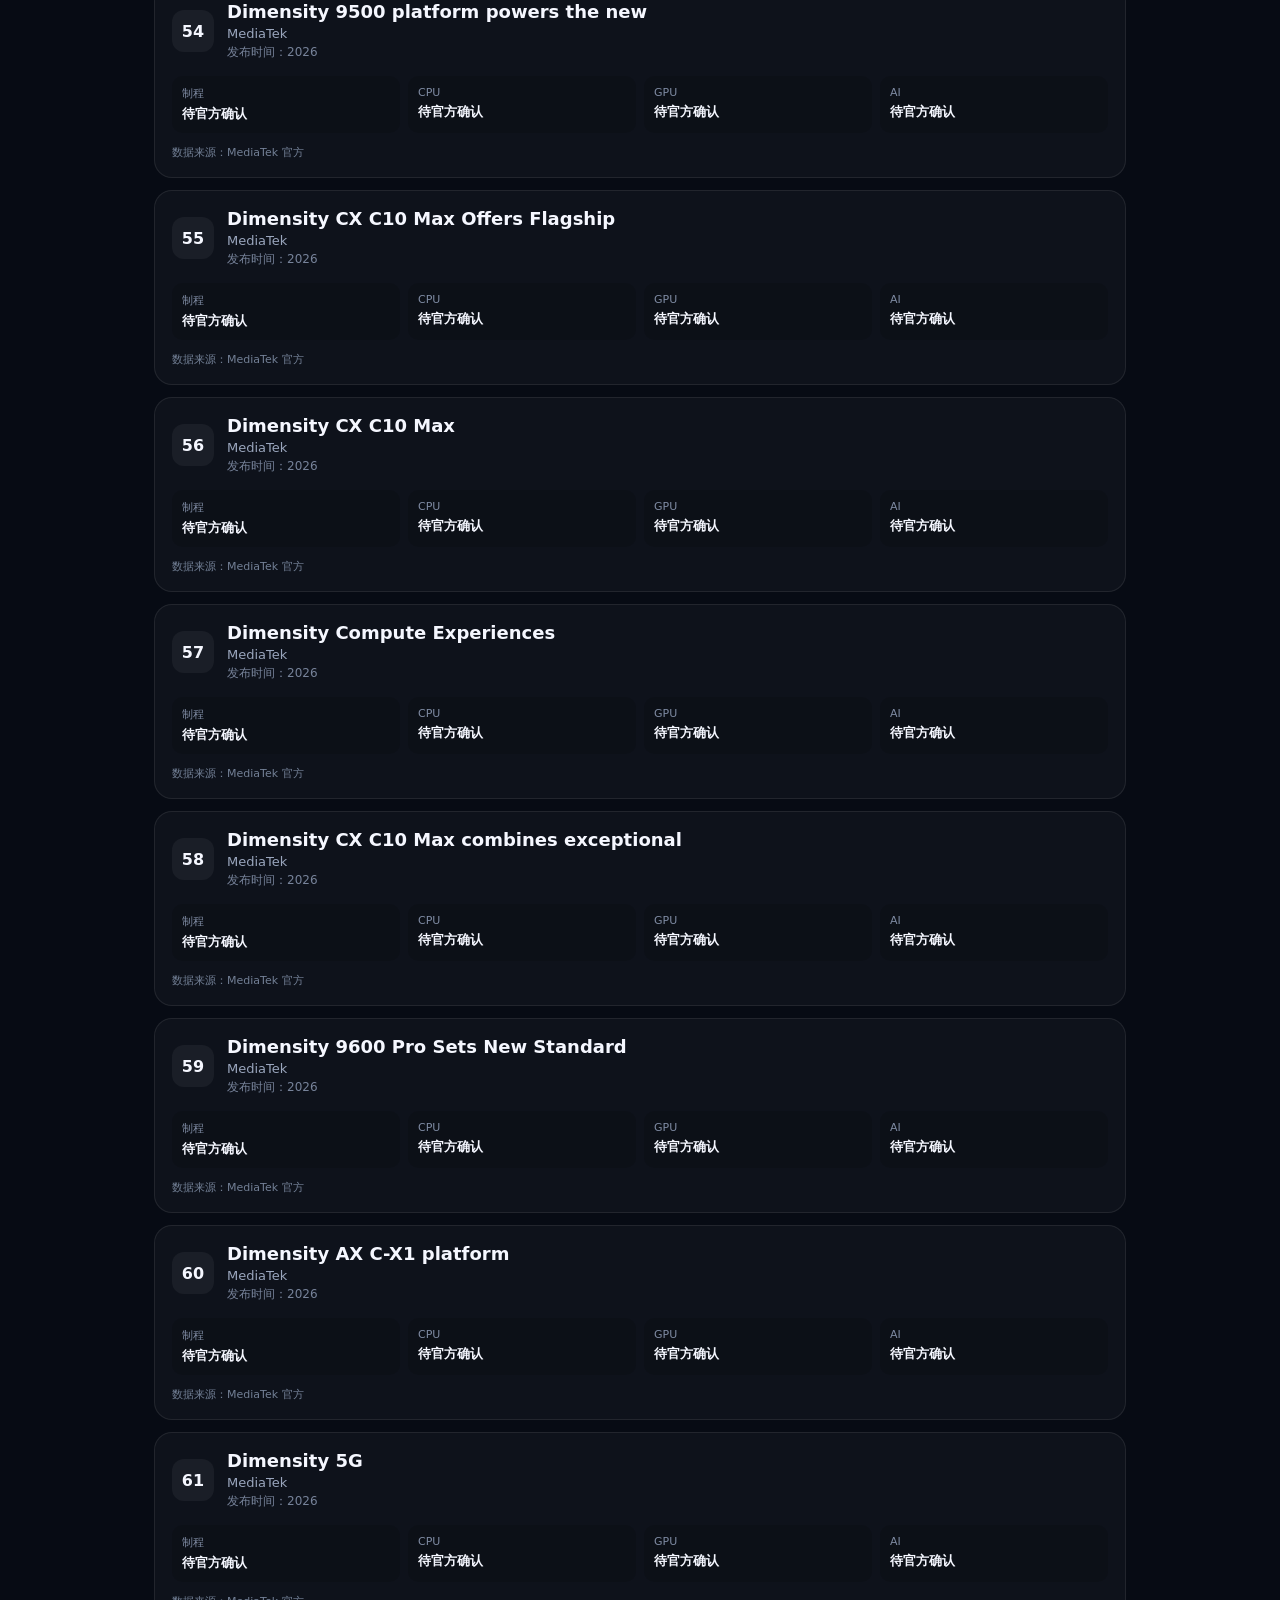
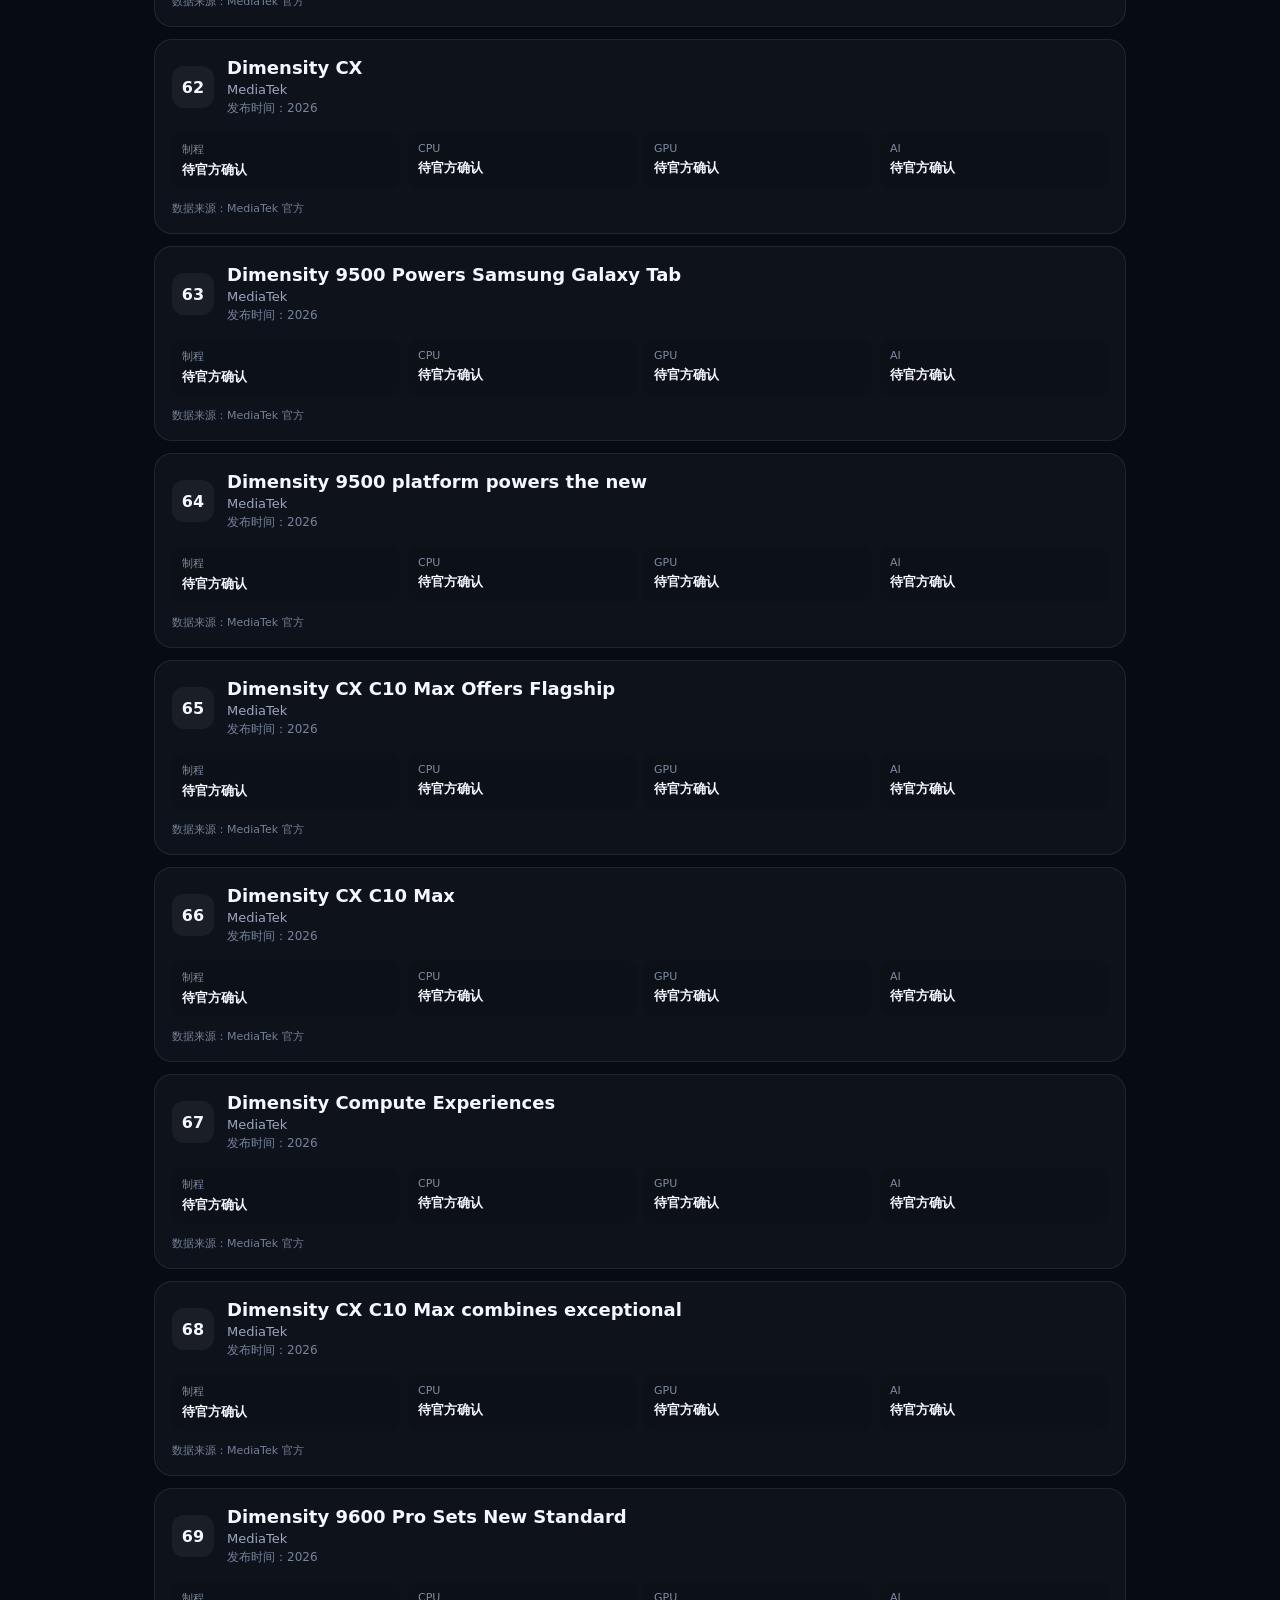
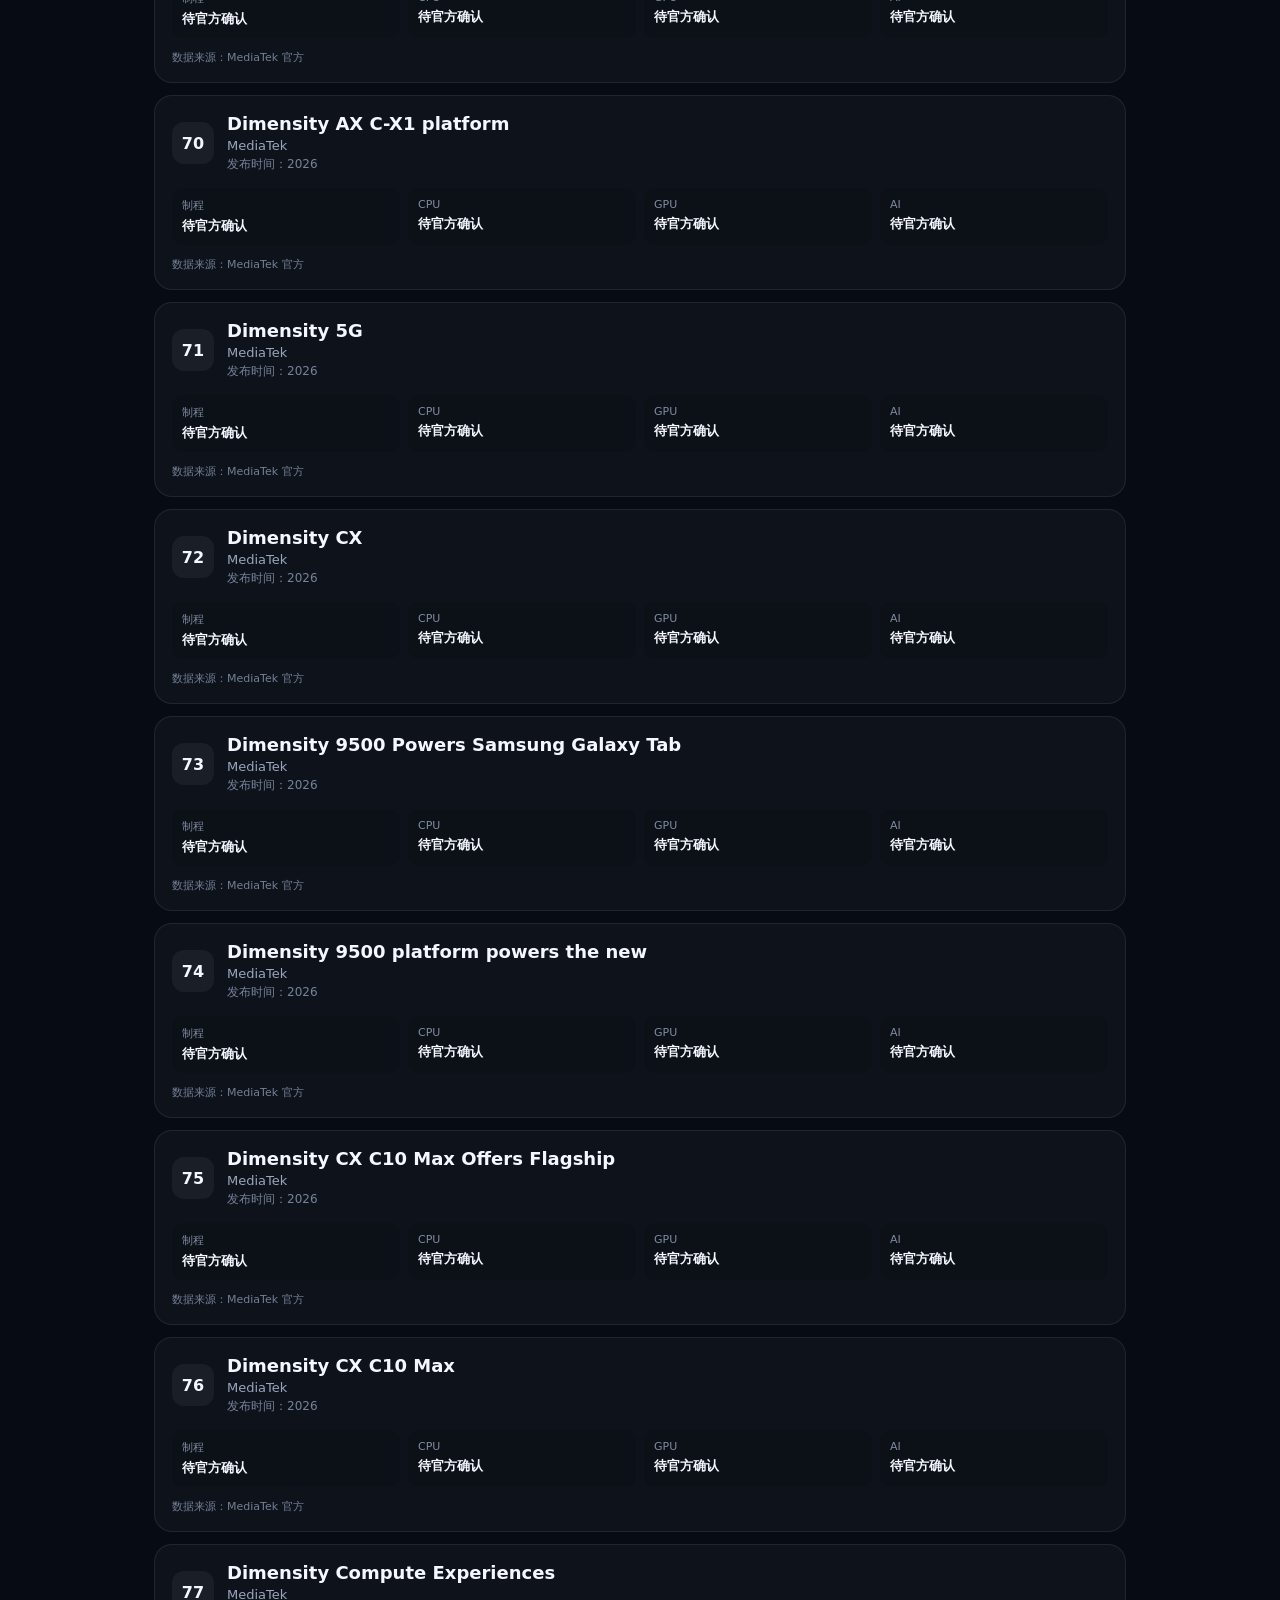
<file: chips.html>
<!DOCTYPE html>
<html lang="zh-CN">
<head>
<meta charset="UTF-8">
<meta name="viewport" content="width=device-width,initial-scale=1">
<title>2026 手机芯片排行榜</title>

<style>
*{box-sizing:border-box}

body{
  margin:0;
  font-family:system-ui,-apple-system,BlinkMacSystemFont,"Segoe UI",sans-serif;
  background:#070b14;
  color:#f5f7ff;
}

header{
  position:sticky;
  top:0;
  z-index:10;
  padding:18px 15px;
  background:#080c14ee;
  backdrop-filter:blur(16px);
  border-bottom:1px solid #ffffff18;
}

.header,
main{
  max-width:1000px;
  margin:auto;
}

.back{
  color:#9db7ff;
  text-decoration:none;
}
h1{
  margin:12px 0 5px;
  font-size:28px;
}

.sub{
  color:#9aa6bd;
  font-size:13px;
}

main{
  padding:20px 14px 50px;
}

.tools{
  display:flex;
  gap:10px;
  flex-wrap:wrap;
  margin-bottom:15px;
}

input,
select,
button{
  border:1px solid #ffffff18;
  border-radius:12px;
  background:#111827;
  color:white;
  padding:12px 14px;
  font-size:14px;
}

input{
  flex:1;
  min-width:190px;
}

button{
  cursor:pointer;
}

.card{
  background:#ffffff08;
  border:1px solid #ffffff15;
  border-radius:18px;
  padding:17px;
  margin-bottom:12px;
}

.rank{
  display:flex;
  align-items:center;
  gap:13px;
}

.num{
  width:42px;
  height:42px;
  border-radius:12px;
  background:#ffffff0d;
  display:flex;
  align-items:center;
  justify-content:center;
  font-weight:800;
}

.info{
  flex:1;
}

.name{
  font-size:18px;
  font-weight:800;
}

.brand{
  font-size:13px;
  color:#9aa6bd;
  margin-top:4px;
}

.year{
  font-size:12px;
  color:#77839a;
  margin-top:3px;
}

.details{
  display:grid;
  grid-template-columns:repeat(4,1fr);
  gap:8px;
  margin-top:15px;
}

.detail{
  background:#00000022;
  border-radius:10px;
  padding:10px;
}

.detail span{
  display:block;
  font-size:11px;
  color:#7f8ba3;
}

.detail b{
  display:block;
  margin-top:4px;
  font-size:13px;
}

.source{
  margin-top:12px;
  font-size:11px;
  color:#738096;
}

.footer{
  text-align:center;
  font-size:12px;
  color:#6f7b91;
  margin-top:25px;
}

@media(max-width:650px){
  h1{font-size:24px}
  .details{grid-template-columns:repeat(2,1fr)}
  .name{font-size:16px}
}

</style>
</head><body>

<header>
  <div class="header">

    <a class="back" href="index.html">← 返回主页</a>

    <h1>📱 2026 手机芯片排行榜</h1>

    <div class="sub">
      2026 年旗舰 SoC 资料库 · 参数、制程、GPU 与数据来源
    </div>

  </div>
</header>

<main>

  <div class="tools">

    <input
      id="search"
      placeholder="搜索 Snapdragon、天玑、Apple、麒麟……"
    >

    <select id="brand">

      <option value="全部">全部品牌</option>

      <option value="Qualcomm">Qualcomm</option>

      <option value="MediaTek">MediaTek</option>

      <option value="Apple">Apple</option>

      <option value="Samsung">Samsung</option>

      <option value="Huawei">Huawei</option>

      <option value="Xiaomi">Xiaomi</option>

    </select>

    <button onclick="render()">
      🔄 刷新
    </button>

  </div>

  <div id="status" class="sub"></div>

  <div id="list"></div>

  <div class="footer">

    自动检测时间：2026-11-28 05:21 UTC<br><br>资料更新时间：2026-09-26 01:45 UTC<span id="time"></span>

    <br><br>

    部分芯片的第三方基准测试会随着设备、
    固件和测试版本变化。

    <br>

    排行榜不代表任何厂商官方排名。

  </div>

</main>

<script>

const chips = [

  {
    name:"Snapdragon 8 Elite Extreme Gen 6",
    brand:"Qualcomm",
    year:"2026",
    process:"2nm",
    cpu:"Qualcomm Oryon",
    gpu:"Adreno",
    ai:"Hexagon NPU",
    source:"Qualcomm 官方"
  },

  {
    name:"Snapdragon 8 Elite Gen 6",
    brand:"Qualcomm",
    year:"2026",
    process:"2nm",
    cpu:"Qualcomm Oryon",
    gpu:"Adreno",
    ai:"Hexagon NPU",
    source:"Qualcomm 官方"
  },

  {
    name:"Dimensity 9600 Pro",
    brand:"MediaTek",
    year:"2026",
    process:"2nm",
    cpu:"旗舰级 CPU",
    gpu:"Immortalis",
    ai:"NPU",
    source:"MediaTek 官方"
  },

  {
    name:"Apple A20 Pro",
    brand:"Apple",
    year:"2026",
    process:"2nm",
    cpu:"6 核 CPU",
    gpu:"7 核 GPU",
    ai:"32 核 Neural Engine",
    source:"Apple 官方"
  },

  {
    name:"Snapdragon 8 Elite Gen 5",
    brand:"Qualcomm",
    year:"2025",
    process:"3nm",
    cpu:"Qualcomm Oryon",
    gpu:"Adreno",
    ai:"Hexagon NPU",
    source:"公开资料"
  },

  {
    name:"Dimensity 9500",
    brand:"MediaTek",
    year:"2025",
    process:"3nm",
    cpu:"旗舰级",
    gpu:"Immortalis",
    ai:"NPU",
    source:"公开资料"
  },

  {
    name:"Apple A19 Pro",
    brand:"Apple",
    year:"2025",
    process:"3nm",
    cpu:"6 核 CPU",
    gpu:"Apple GPU",
    ai:"Neural Engine",
    source:"公开资料"
  },

  {
    name:"Exynos 2600",
    brand:"Samsung",
    year:"2026",
    process:"2nm",
    cpu:"旗舰级",
    gpu:"Xclipse",
    ai:"NPU",
    source:"公开资料"
  },

  {
    name:"Kirin 系列新款",
    brand:"Huawei",
    year:"2026",
    process:"待官方确认",
    cpu:"待确认",
    gpu:"待确认",
    ai:"待确认",
    source:"等待可靠公开资料"
  },

  {
    name:"XRING 03",
    brand:"Xiaomi",
    year:"2026",
    process:"待完整确认",
    cpu:"待完整确认",
    gpu:"待完整确认",
    ai:"待完整确认",
    source:"公开报道"
  }

,
  {"name": "Dimensity 5G", "brand": "MediaTek", "year": "2026", "process": "待官方确认", "cpu": "待官方确认", "gpu": "待官方确认", "ai": "待官方确认", "source": "MediaTek 官方"},
  {"name": "Dimensity CX", "brand": "MediaTek", "year": "2026", "process": "待官方确认", "cpu": "待官方确认", "gpu": "待官方确认", "ai": "待官方确认", "source": "MediaTek 官方"},
  {"name": "Dimensity 9500 Powers Samsung Galaxy Tab", "brand": "MediaTek", "year": "2026", "process": "待官方确认", "cpu": "待官方确认", "gpu": "待官方确认", "ai": "待官方确认", "source": "MediaTek 官方"},
  {"name": "Dimensity 9500 platform powers the new", "brand": "MediaTek", "year": "2026", "process": "待官方确认", "cpu": "待官方确认", "gpu": "待官方确认", "ai": "待官方确认", "source": "MediaTek 官方"},
  {"name": "Dimensity CX C10 Max Offers Flagship", "brand": "MediaTek", "year": "2026", "process": "待官方确认", "cpu": "待官方确认", "gpu": "待官方确认", "ai": "待官方确认", "source": "MediaTek 官方"},
  {"name": "Dimensity CX C10 Max", "brand": "MediaTek", "year": "2026", "process": "待官方确认", "cpu": "待官方确认", "gpu": "待官方确认", "ai": "待官方确认", "source": "MediaTek 官方"},
  {"name": "Dimensity Compute Experiences", "brand": "MediaTek", "year": "2026", "process": "待官方确认", "cpu": "待官方确认", "gpu": "待官方确认", "ai": "待官方确认", "source": "MediaTek 官方"},
  {"name": "Dimensity CX C10 Max combines exceptional", "brand": "MediaTek", "year": "2026", "process": "待官方确认", "cpu": "待官方确认", "gpu": "待官方确认", "ai": "待官方确认", "source": "MediaTek 官方"},
  {"name": "Dimensity 9600 Pro Sets New Standard", "brand": "MediaTek", "year": "2026", "process": "待官方确认", "cpu": "待官方确认", "gpu": "待官方确认", "ai": "待官方确认", "source": "MediaTek 官方"},
  {"name": "Dimensity AX C-X1 platform", "brand": "MediaTek", "year": "2026", "process": "待官方确认", "cpu": "待官方确认", "gpu": "待官方确认", "ai": "待官方确认", "source": "MediaTek 官方"}
,
  {"name": "Dimensity 5G", "brand": "MediaTek", "year": "2026", "process": "待官方确认", "cpu": "待官方确认", "gpu": "待官方确认", "ai": "待官方确认", "source": "MediaTek 官方"},
  {"name": "Dimensity CX", "brand": "MediaTek", "year": "2026", "process": "待官方确认", "cpu": "待官方确认", "gpu": "待官方确认", "ai": "待官方确认", "source": "MediaTek 官方"},
  {"name": "Dimensity 9500 Powers Samsung Galaxy Tab", "brand": "MediaTek", "year": "2026", "process": "待官方确认", "cpu": "待官方确认", "gpu": "待官方确认", "ai": "待官方确认", "source": "MediaTek 官方"},
  {"name": "Dimensity 9500 platform powers the new", "brand": "MediaTek", "year": "2026", "process": "待官方确认", "cpu": "待官方确认", "gpu": "待官方确认", "ai": "待官方确认", "source": "MediaTek 官方"},
  {"name": "Dimensity CX C10 Max Offers Flagship", "brand": "MediaTek", "year": "2026", "process": "待官方确认", "cpu": "待官方确认", "gpu": "待官方确认", "ai": "待官方确认", "source": "MediaTek 官方"},
  {"name": "Dimensity CX C10 Max", "brand": "MediaTek", "year": "2026", "process": "待官方确认", "cpu": "待官方确认", "gpu": "待官方确认", "ai": "待官方确认", "source": "MediaTek 官方"},
  {"name": "Dimensity Compute Experiences", "brand": "MediaTek", "year": "2026", "process": "待官方确认", "cpu": "待官方确认", "gpu": "待官方确认", "ai": "待官方确认", "source": "MediaTek 官方"},
  {"name": "Dimensity CX C10 Max combines exceptional", "brand": "MediaTek", "year": "2026", "process": "待官方确认", "cpu": "待官方确认", "gpu": "待官方确认", "ai": "待官方确认", "source": "MediaTek 官方"},
  {"name": "Dimensity 9600 Pro Sets New Standard", "brand": "MediaTek", "year": "2026", "process": "待官方确认", "cpu": "待官方确认", "gpu": "待官方确认", "ai": "待官方确认", "source": "MediaTek 官方"},
  {"name": "Dimensity AX C-X1 platform", "brand": "MediaTek", "year": "2026", "process": "待官方确认", "cpu": "待官方确认", "gpu": "待官方确认", "ai": "待官方确认", "source": "MediaTek 官方"}
,
  {"name": "Dimensity 5G", "brand": "MediaTek", "year": "2026", "process": "待官方确认", "cpu": "待官方确认", "gpu": "待官方确认", "ai": "待官方确认", "source": "MediaTek 官方"},
  {"name": "Dimensity CX", "brand": "MediaTek", "year": "2026", "process": "待官方确认", "cpu": "待官方确认", "gpu": "待官方确认", "ai": "待官方确认", "source": "MediaTek 官方"},
  {"name": "Dimensity 9500 Powers Samsung Galaxy Tab", "brand": "MediaTek", "year": "2026", "process": "待官方确认", "cpu": "待官方确认", "gpu": "待官方确认", "ai": "待官方确认", "source": "MediaTek 官方"},
  {"name": "Dimensity 9500 platform powers the new", "brand": "MediaTek", "year": "2026", "process": "待官方确认", "cpu": "待官方确认", "gpu": "待官方确认", "ai": "待官方确认", "source": "MediaTek 官方"},
  {"name": "Dimensity CX C10 Max Offers Flagship", "brand": "MediaTek", "year": "2026", "process": "待官方确认", "cpu": "待官方确认", "gpu": "待官方确认", "ai": "待官方确认", "source": "MediaTek 官方"},
  {"name": "Dimensity CX C10 Max", "brand": "MediaTek", "year": "2026", "process": "待官方确认", "cpu": "待官方确认", "gpu": "待官方确认", "ai": "待官方确认", "source": "MediaTek 官方"},
  {"name": "Dimensity Compute Experiences", "brand": "MediaTek", "year": "2026", "process": "待官方确认", "cpu": "待官方确认", "gpu": "待官方确认", "ai": "待官方确认", "source": "MediaTek 官方"},
  {"name": "Dimensity CX C10 Max combines exceptional", "brand": "MediaTek", "year": "2026", "process": "待官方确认", "cpu": "待官方确认", "gpu": "待官方确认", "ai": "待官方确认", "source": "MediaTek 官方"},
  {"name": "Dimensity 9600 Pro Sets New Standard", "brand": "MediaTek", "year": "2026", "process": "待官方确认", "cpu": "待官方确认", "gpu": "待官方确认", "ai": "待官方确认", "source": "MediaTek 官方"},
  {"name": "Dimensity AX C-X1 platform", "brand": "MediaTek", "year": "2026", "process": "待官方确认", "cpu": "待官方确认", "gpu": "待官方确认", "ai": "待官方确认", "source": "MediaTek 官方"}
,
  {"name": "Dimensity 5G", "brand": "MediaTek", "year": "2026", "process": "待官方确认", "cpu": "待官方确认", "gpu": "待官方确认", "ai": "待官方确认", "source": "MediaTek 官方"},
  {"name": "Dimensity CX", "brand": "MediaTek", "year": "2026", "process": "待官方确认", "cpu": "待官方确认", "gpu": "待官方确认", "ai": "待官方确认", "source": "MediaTek 官方"},
  {"name": "Dimensity 9500 Powers Samsung Galaxy Tab", "brand": "MediaTek", "year": "2026", "process": "待官方确认", "cpu": "待官方确认", "gpu": "待官方确认", "ai": "待官方确认", "source": "MediaTek 官方"},
  {"name": "Dimensity 9500 platform powers the new", "brand": "MediaTek", "year": "2026", "process": "待官方确认", "cpu": "待官方确认", "gpu": "待官方确认", "ai": "待官方确认", "source": "MediaTek 官方"},
  {"name": "Dimensity CX C10 Max Offers Flagship", "brand": "MediaTek", "year": "2026", "process": "待官方确认", "cpu": "待官方确认", "gpu": "待官方确认", "ai": "待官方确认", "source": "MediaTek 官方"},
  {"name": "Dimensity CX C10 Max", "brand": "MediaTek", "year": "2026", "process": "待官方确认", "cpu": "待官方确认", "gpu": "待官方确认", "ai": "待官方确认", "source": "MediaTek 官方"},
  {"name": "Dimensity Compute Experiences", "brand": "MediaTek", "year": "2026", "process": "待官方确认", "cpu": "待官方确认", "gpu": "待官方确认", "ai": "待官方确认", "source": "MediaTek 官方"},
  {"name": "Dimensity CX C10 Max combines exceptional", "brand": "MediaTek", "year": "2026", "process": "待官方确认", "cpu": "待官方确认", "gpu": "待官方确认", "ai": "待官方确认", "source": "MediaTek 官方"},
  {"name": "Dimensity 9600 Pro Sets New Standard", "brand": "MediaTek", "year": "2026", "process": "待官方确认", "cpu": "待官方确认", "gpu": "待官方确认", "ai": "待官方确认", "source": "MediaTek 官方"},
  {"name": "Dimensity AX C-X1 platform", "brand": "MediaTek", "year": "2026", "process": "待官方确认", "cpu": "待官方确认", "gpu": "待官方确认", "ai": "待官方确认", "source": "MediaTek 官方"}
,
  {"name": "Dimensity 5G", "brand": "MediaTek", "year": "2026", "process": "待官方确认", "cpu": "待官方确认", "gpu": "待官方确认", "ai": "待官方确认", "source": "MediaTek 官方"},
  {"name": "Dimensity CX", "brand": "MediaTek", "year": "2026", "process": "待官方确认", "cpu": "待官方确认", "gpu": "待官方确认", "ai": "待官方确认", "source": "MediaTek 官方"},
  {"name": "Dimensity 9500 Powers Samsung Galaxy Tab", "brand": "MediaTek", "year": "2026", "process": "待官方确认", "cpu": "待官方确认", "gpu": "待官方确认", "ai": "待官方确认", "source": "MediaTek 官方"},
  {"name": "Dimensity 9500 platform powers the new", "brand": "MediaTek", "year": "2026", "process": "待官方确认", "cpu": "待官方确认", "gpu": "待官方确认", "ai": "待官方确认", "source": "MediaTek 官方"},
  {"name": "Dimensity CX C10 Max Offers Flagship", "brand": "MediaTek", "year": "2026", "process": "待官方确认", "cpu": "待官方确认", "gpu": "待官方确认", "ai": "待官方确认", "source": "MediaTek 官方"},
  {"name": "Dimensity CX C10 Max", "brand": "MediaTek", "year": "2026", "process": "待官方确认", "cpu": "待官方确认", "gpu": "待官方确认", "ai": "待官方确认", "source": "MediaTek 官方"},
  {"name": "Dimensity Compute Experiences", "brand": "MediaTek", "year": "2026", "process": "待官方确认", "cpu": "待官方确认", "gpu": "待官方确认", "ai": "待官方确认", "source": "MediaTek 官方"},
  {"name": "Dimensity CX C10 Max combines exceptional", "brand": "MediaTek", "year": "2026", "process": "待官方确认", "cpu": "待官方确认", "gpu": "待官方确认", "ai": "待官方确认", "source": "MediaTek 官方"},
  {"name": "Dimensity 9600 Pro Sets New Standard", "brand": "MediaTek", "year": "2026", "process": "待官方确认", "cpu": "待官方确认", "gpu": "待官方确认", "ai": "待官方确认", "source": "MediaTek 官方"},
  {"name": "Dimensity AX C-X1 platform", "brand": "MediaTek", "year": "2026", "process": "待官方确认", "cpu": "待官方确认", "gpu": "待官方确认", "ai": "待官方确认", "source": "MediaTek 官方"}
,
  {"name": "Dimensity 5G", "brand": "MediaTek", "year": "2026", "process": "待官方确认", "cpu": "待官方确认", "gpu": "待官方确认", "ai": "待官方确认", "source": "MediaTek 官方"},
  {"name": "Dimensity CX", "brand": "MediaTek", "year": "2026", "process": "待官方确认", "cpu": "待官方确认", "gpu": "待官方确认", "ai": "待官方确认", "source": "MediaTek 官方"},
  {"name": "Dimensity 9500 Powers Samsung Galaxy Tab", "brand": "MediaTek", "year": "2026", "process": "待官方确认", "cpu": "待官方确认", "gpu": "待官方确认", "ai": "待官方确认", "source": "MediaTek 官方"},
  {"name": "Dimensity 9500 platform powers the new", "brand": "MediaTek", "year": "2026", "process": "待官方确认", "cpu": "待官方确认", "gpu": "待官方确认", "ai": "待官方确认", "source": "MediaTek 官方"},
  {"name": "Dimensity CX C10 Max Offers Flagship", "brand": "MediaTek", "year": "2026", "process": "待官方确认", "cpu": "待官方确认", "gpu": "待官方确认", "ai": "待官方确认", "source": "MediaTek 官方"},
  {"name": "Dimensity CX C10 Max", "brand": "MediaTek", "year": "2026", "process": "待官方确认", "cpu": "待官方确认", "gpu": "待官方确认", "ai": "待官方确认", "source": "MediaTek 官方"},
  {"name": "Dimensity Compute Experiences", "brand": "MediaTek", "year": "2026", "process": "待官方确认", "cpu": "待官方确认", "gpu": "待官方确认", "ai": "待官方确认", "source": "MediaTek 官方"},
  {"name": "Dimensity CX C10 Max combines exceptional", "brand": "MediaTek", "year": "2026", "process": "待官方确认", "cpu": "待官方确认", "gpu": "待官方确认", "ai": "待官方确认", "source": "MediaTek 官方"},
  {"name": "Dimensity 9600 Pro Sets New Standard", "brand": "MediaTek", "year": "2026", "process": "待官方确认", "cpu": "待官方确认", "gpu": "待官方确认", "ai": "待官方确认", "source": "MediaTek 官方"},
  {"name": "Dimensity AX C-X1 platform", "brand": "MediaTek", "year": "2026", "process": "待官方确认", "cpu": "待官方确认", "gpu": "待官方确认", "ai": "待官方确认", "source": "MediaTek 官方"}
,
  {"name": "Dimensity 5G", "brand": "MediaTek", "year": "2026", "process": "待官方确认", "cpu": "待官方确认", "gpu": "待官方确认", "ai": "待官方确认", "source": "MediaTek 官方"},
  {"name": "Dimensity CX", "brand": "MediaTek", "year": "2026", "process": "待官方确认", "cpu": "待官方确认", "gpu": "待官方确认", "ai": "待官方确认", "source": "MediaTek 官方"},
  {"name": "Dimensity 9500 Powers Samsung Galaxy Tab", "brand": "MediaTek", "year": "2026", "process": "待官方确认", "cpu": "待官方确认", "gpu": "待官方确认", "ai": "待官方确认", "source": "MediaTek 官方"},
  {"name": "Dimensity 9500 platform powers the new", "brand": "MediaTek", "year": "2026", "process": "待官方确认", "cpu": "待官方确认", "gpu": "待官方确认", "ai": "待官方确认", "source": "MediaTek 官方"},
  {"name": "Dimensity CX C10 Max Offers Flagship", "brand": "MediaTek", "year": "2026", "process": "待官方确认", "cpu": "待官方确认", "gpu": "待官方确认", "ai": "待官方确认", "source": "MediaTek 官方"},
  {"name": "Dimensity CX C10 Max", "brand": "MediaTek", "year": "2026", "process": "待官方确认", "cpu": "待官方确认", "gpu": "待官方确认", "ai": "待官方确认", "source": "MediaTek 官方"},
  {"name": "Dimensity Compute Experiences", "brand": "MediaTek", "year": "2026", "process": "待官方确认", "cpu": "待官方确认", "gpu": "待官方确认", "ai": "待官方确认", "source": "MediaTek 官方"},
  {"name": "Dimensity CX C10 Max combines exceptional", "brand": "MediaTek", "year": "2026", "process": "待官方确认", "cpu": "待官方确认", "gpu": "待官方确认", "ai": "待官方确认", "source": "MediaTek 官方"},
  {"name": "Dimensity 9600 Pro Sets New Standard", "brand": "MediaTek", "year": "2026", "process": "待官方确认", "cpu": "待官方确认", "gpu": "待官方确认", "ai": "待官方确认", "source": "MediaTek 官方"},
  {"name": "Dimensity AX C-X1 platform", "brand": "MediaTek", "year": "2026", "process": "待官方确认", "cpu": "待官方确认", "gpu": "待官方确认", "ai": "待官方确认", "source": "MediaTek 官方"}
,
  {"name": "Dimensity 5G", "brand": "MediaTek", "year": "2026", "process": "待官方确认", "cpu": "待官方确认", "gpu": "待官方确认", "ai": "待官方确认", "source": "MediaTek 官方"},
  {"name": "Dimensity CX", "brand": "MediaTek", "year": "2026", "process": "待官方确认", "cpu": "待官方确认", "gpu": "待官方确认", "ai": "待官方确认", "source": "MediaTek 官方"},
  {"name": "Dimensity 9500 Powers Samsung Galaxy Tab", "brand": "MediaTek", "year": "2026", "process": "待官方确认", "cpu": "待官方确认", "gpu": "待官方确认", "ai": "待官方确认", "source": "MediaTek 官方"},
  {"name": "Dimensity 9500 platform powers the new", "brand": "MediaTek", "year": "2026", "process": "待官方确认", "cpu": "待官方确认", "gpu": "待官方确认", "ai": "待官方确认", "source": "MediaTek 官方"},
  {"name": "Dimensity CX C10 Max Offers Flagship", "brand": "MediaTek", "year": "2026", "process": "待官方确认", "cpu": "待官方确认", "gpu": "待官方确认", "ai": "待官方确认", "source": "MediaTek 官方"},
  {"name": "Dimensity CX C10 Max", "brand": "MediaTek", "year": "2026", "process": "待官方确认", "cpu": "待官方确认", "gpu": "待官方确认", "ai": "待官方确认", "source": "MediaTek 官方"},
  {"name": "Dimensity Compute Experiences", "brand": "MediaTek", "year": "2026", "process": "待官方确认", "cpu": "待官方确认", "gpu": "待官方确认", "ai": "待官方确认", "source": "MediaTek 官方"},
  {"name": "Dimensity CX C10 Max combines exceptional", "brand": "MediaTek", "year": "2026", "process": "待官方确认", "cpu": "待官方确认", "gpu": "待官方确认", "ai": "待官方确认", "source": "MediaTek 官方"},
  {"name": "Dimensity 9600 Pro Sets New Standard", "brand": "MediaTek", "year": "2026", "process": "待官方确认", "cpu": "待官方确认", "gpu": "待官方确认", "ai": "待官方确认", "source": "MediaTek 官方"},
  {"name": "Dimensity AX C-X1 platform", "brand": "MediaTek", "year": "2026", "process": "待官方确认", "cpu": "待官方确认", "gpu": "待官方确认", "ai": "待官方确认", "source": "MediaTek 官方"}
,
  {"name": "Dimensity 5G", "brand": "MediaTek", "year": "2026", "process": "待官方确认", "cpu": "待官方确认", "gpu": "待官方确认", "ai": "待官方确认", "source": "MediaTek 官方"},
  {"name": "Dimensity CX", "brand": "MediaTek", "year": "2026", "process": "待官方确认", "cpu": "待官方确认", "gpu": "待官方确认", "ai": "待官方确认", "source": "MediaTek 官方"},
  {"name": "Dimensity 9500 Powers Samsung Galaxy Tab", "brand": "MediaTek", "year": "2026", "process": "待官方确认", "cpu": "待官方确认", "gpu": "待官方确认", "ai": "待官方确认", "source": "MediaTek 官方"},
  {"name": "Dimensity 9500 platform powers the new", "brand": "MediaTek", "year": "2026", "process": "待官方确认", "cpu": "待官方确认", "gpu": "待官方确认", "ai": "待官方确认", "source": "MediaTek 官方"},
  {"name": "Dimensity CX C10 Max Offers Flagship", "brand": "MediaTek", "year": "2026", "process": "待官方确认", "cpu": "待官方确认", "gpu": "待官方确认", "ai": "待官方确认", "source": "MediaTek 官方"},
  {"name": "Dimensity CX C10 Max", "brand": "MediaTek", "year": "2026", "process": "待官方确认", "cpu": "待官方确认", "gpu": "待官方确认", "ai": "待官方确认", "source": "MediaTek 官方"},
  {"name": "Dimensity Compute Experiences", "brand": "MediaTek", "year": "2026", "process": "待官方确认", "cpu": "待官方确认", "gpu": "待官方确认", "ai": "待官方确认", "source": "MediaTek 官方"},
  {"name": "Dimensity CX C10 Max combines exceptional", "brand": "MediaTek", "year": "2026", "process": "待官方确认", "cpu": "待官方确认", "gpu": "待官方确认", "ai": "待官方确认", "source": "MediaTek 官方"},
  {"name": "Dimensity 9600 Pro Sets New Standard", "brand": "MediaTek", "year": "2026", "process": "待官方确认", "cpu": "待官方确认", "gpu": "待官方确认", "ai": "待官方确认", "source": "MediaTek 官方"},
  {"name": "Dimensity AX C-X1 platform", "brand": "MediaTek", "year": "2026", "process": "待官方确认", "cpu": "待官方确认", "gpu": "待官方确认", "ai": "待官方确认", "source": "MediaTek 官方"}
,
  {"name": "Dimensity 5G", "brand": "MediaTek", "year": "2026", "process": "待官方确认", "cpu": "待官方确认", "gpu": "待官方确认", "ai": "待官方确认", "source": "MediaTek 官方"},
  {"name": "Dimensity CX", "brand": "MediaTek", "year": "2026", "process": "待官方确认", "cpu": "待官方确认", "gpu": "待官方确认", "ai": "待官方确认", "source": "MediaTek 官方"},
  {"name": "Dimensity 9500 Powers Samsung Galaxy Tab", "brand": "MediaTek", "year": "2026", "process": "待官方确认", "cpu": "待官方确认", "gpu": "待官方确认", "ai": "待官方确认", "source": "MediaTek 官方"},
  {"name": "Dimensity 9500 platform powers the new", "brand": "MediaTek", "year": "2026", "process": "待官方确认", "cpu": "待官方确认", "gpu": "待官方确认", "ai": "待官方确认", "source": "MediaTek 官方"},
  {"name": "Dimensity CX C10 Max Offers Flagship", "brand": "MediaTek", "year": "2026", "process": "待官方确认", "cpu": "待官方确认", "gpu": "待官方确认", "ai": "待官方确认", "source": "MediaTek 官方"},
  {"name": "Dimensity CX C10 Max", "brand": "MediaTek", "year": "2026", "process": "待官方确认", "cpu": "待官方确认", "gpu": "待官方确认", "ai": "待官方确认", "source": "MediaTek 官方"},
  {"name": "Dimensity Compute Experiences", "brand": "MediaTek", "year": "2026", "process": "待官方确认", "cpu": "待官方确认", "gpu": "待官方确认", "ai": "待官方确认", "source": "MediaTek 官方"},
  {"name": "Dimensity CX C10 Max combines exceptional", "brand": "MediaTek", "year": "2026", "process": "待官方确认", "cpu": "待官方确认", "gpu": "待官方确认", "ai": "待官方确认", "source": "MediaTek 官方"},
  {"name": "Dimensity 9600 Pro Sets New Standard", "brand": "MediaTek", "year": "2026", "process": "待官方确认", "cpu": "待官方确认", "gpu": "待官方确认", "ai": "待官方确认", "source": "MediaTek 官方"},
  {"name": "Dimensity AX C-X1 platform", "brand": "MediaTek", "year": "2026", "process": "待官方确认", "cpu": "待官方确认", "gpu": "待官方确认", "ai": "待官方确认", "source": "MediaTek 官方"}
,
  {"name": "Dimensity 5G", "brand": "MediaTek", "year": "2026", "process": "待官方确认", "cpu": "待官方确认", "gpu": "待官方确认", "ai": "待官方确认", "source": "MediaTek 官方"},
  {"name": "Dimensity CX", "brand": "MediaTek", "year": "2026", "process": "待官方确认", "cpu": "待官方确认", "gpu": "待官方确认", "ai": "待官方确认", "source": "MediaTek 官方"},
  {"name": "Dimensity 9500 Powers Samsung Galaxy Tab", "brand": "MediaTek", "year": "2026", "process": "待官方确认", "cpu": "待官方确认", "gpu": "待官方确认", "ai": "待官方确认", "source": "MediaTek 官方"},
  {"name": "Dimensity 9500 platform powers the new", "brand": "MediaTek", "year": "2026", "process": "待官方确认", "cpu": "待官方确认", "gpu": "待官方确认", "ai": "待官方确认", "source": "MediaTek 官方"},
  {"name": "Dimensity CX C10 Max Offers Flagship", "brand": "MediaTek", "year": "2026", "process": "待官方确认", "cpu": "待官方确认", "gpu": "待官方确认", "ai": "待官方确认", "source": "MediaTek 官方"},
  {"name": "Dimensity CX C10 Max", "brand": "MediaTek", "year": "2026", "process": "待官方确认", "cpu": "待官方确认", "gpu": "待官方确认", "ai": "待官方确认", "source": "MediaTek 官方"},
  {"name": "Dimensity Compute Experiences", "brand": "MediaTek", "year": "2026", "process": "待官方确认", "cpu": "待官方确认", "gpu": "待官方确认", "ai": "待官方确认", "source": "MediaTek 官方"},
  {"name": "Dimensity CX C10 Max combines exceptional", "brand": "MediaTek", "year": "2026", "process": "待官方确认", "cpu": "待官方确认", "gpu": "待官方确认", "ai": "待官方确认", "source": "MediaTek 官方"},
  {"name": "Dimensity 9600 Pro Sets New Standard", "brand": "MediaTek", "year": "2026", "process": "待官方确认", "cpu": "待官方确认", "gpu": "待官方确认", "ai": "待官方确认", "source": "MediaTek 官方"},
  {"name": "Dimensity AX C-X1 platform", "brand": "MediaTek", "year": "2026", "process": "待官方确认", "cpu": "待官方确认", "gpu": "待官方确认", "ai": "待官方确认", "source": "MediaTek 官方"}
,
  {"name": "Dimensity 5G", "brand": "MediaTek", "year": "2026", "process": "待官方确认", "cpu": "待官方确认", "gpu": "待官方确认", "ai": "待官方确认", "source": "MediaTek 官方"},
  {"name": "Dimensity CX", "brand": "MediaTek", "year": "2026", "process": "待官方确认", "cpu": "待官方确认", "gpu": "待官方确认", "ai": "待官方确认", "source": "MediaTek 官方"},
  {"name": "Dimensity 9500 Powers Samsung Galaxy Tab", "brand": "MediaTek", "year": "2026", "process": "待官方确认", "cpu": "待官方确认", "gpu": "待官方确认", "ai": "待官方确认", "source": "MediaTek 官方"},
  {"name": "Dimensity 9500 platform powers the new", "brand": "MediaTek", "year": "2026", "process": "待官方确认", "cpu": "待官方确认", "gpu": "待官方确认", "ai": "待官方确认", "source": "MediaTek 官方"},
  {"name": "Dimensity CX C10 Max Offers Flagship", "brand": "MediaTek", "year": "2026", "process": "待官方确认", "cpu": "待官方确认", "gpu": "待官方确认", "ai": "待官方确认", "source": "MediaTek 官方"},
  {"name": "Dimensity CX C10 Max", "brand": "MediaTek", "year": "2026", "process": "待官方确认", "cpu": "待官方确认", "gpu": "待官方确认", "ai": "待官方确认", "source": "MediaTek 官方"},
  {"name": "Dimensity Compute Experiences", "brand": "MediaTek", "year": "2026", "process": "待官方确认", "cpu": "待官方确认", "gpu": "待官方确认", "ai": "待官方确认", "source": "MediaTek 官方"},
  {"name": "Dimensity CX C10 Max combines exceptional", "brand": "MediaTek", "year": "2026", "process": "待官方确认", "cpu": "待官方确认", "gpu": "待官方确认", "ai": "待官方确认", "source": "MediaTek 官方"},
  {"name": "Dimensity 9600 Pro Sets New Standard", "brand": "MediaTek", "year": "2026", "process": "待官方确认", "cpu": "待官方确认", "gpu": "待官方确认", "ai": "待官方确认", "source": "MediaTek 官方"},
  {"name": "Dimensity AX C-X1 platform", "brand": "MediaTek", "year": "2026", "process": "待官方确认", "cpu": "待官方确认", "gpu": "待官方确认", "ai": "待官方确认", "source": "MediaTek 官方"}
,
  {"name": "Dimensity 5G", "brand": "MediaTek", "year": "2026", "process": "待官方确认", "cpu": "待官方确认", "gpu": "待官方确认", "ai": "待官方确认", "source": "MediaTek 官方"},
  {"name": "Dimensity CX", "brand": "MediaTek", "year": "2026", "process": "待官方确认", "cpu": "待官方确认", "gpu": "待官方确认", "ai": "待官方确认", "source": "MediaTek 官方"},
  {"name": "Dimensity 9500 Powers Samsung Galaxy Tab", "brand": "MediaTek", "year": "2026", "process": "待官方确认", "cpu": "待官方确认", "gpu": "待官方确认", "ai": "待官方确认", "source": "MediaTek 官方"},
  {"name": "Dimensity 9500 platform powers the new", "brand": "MediaTek", "year": "2026", "process": "待官方确认", "cpu": "待官方确认", "gpu": "待官方确认", "ai": "待官方确认", "source": "MediaTek 官方"},
  {"name": "Dimensity CX C10 Max Offers Flagship", "brand": "MediaTek", "year": "2026", "process": "待官方确认", "cpu": "待官方确认", "gpu": "待官方确认", "ai": "待官方确认", "source": "MediaTek 官方"},
  {"name": "Dimensity CX C10 Max", "brand": "MediaTek", "year": "2026", "process": "待官方确认", "cpu": "待官方确认", "gpu": "待官方确认", "ai": "待官方确认", "source": "MediaTek 官方"},
  {"name": "Dimensity Compute Experiences", "brand": "MediaTek", "year": "2026", "process": "待官方确认", "cpu": "待官方确认", "gpu": "待官方确认", "ai": "待官方确认", "source": "MediaTek 官方"},
  {"name": "Dimensity CX C10 Max combines exceptional", "brand": "MediaTek", "year": "2026", "process": "待官方确认", "cpu": "待官方确认", "gpu": "待官方确认", "ai": "待官方确认", "source": "MediaTek 官方"},
  {"name": "Dimensity 9600 Pro Sets New Standard", "brand": "MediaTek", "year": "2026", "process": "待官方确认", "cpu": "待官方确认", "gpu": "待官方确认", "ai": "待官方确认", "source": "MediaTek 官方"},
  {"name": "Dimensity AX C-X1 platform", "brand": "MediaTek", "year": "2026", "process": "待官方确认", "cpu": "待官方确认", "gpu": "待官方确认", "ai": "待官方确认", "source": "MediaTek 官方"}
,
  {"name": "Dimensity 5G", "brand": "MediaTek", "year": "2026", "process": "待官方确认", "cpu": "待官方确认", "gpu": "待官方确认", "ai": "待官方确认", "source": "MediaTek 官方"},
  {"name": "Dimensity CX", "brand": "MediaTek", "year": "2026", "process": "待官方确认", "cpu": "待官方确认", "gpu": "待官方确认", "ai": "待官方确认", "source": "MediaTek 官方"},
  {"name": "Dimensity 9500 Powers Samsung Galaxy Tab", "brand": "MediaTek", "year": "2026", "process": "待官方确认", "cpu": "待官方确认", "gpu": "待官方确认", "ai": "待官方确认", "source": "MediaTek 官方"},
  {"name": "Dimensity 9500 platform powers the new", "brand": "MediaTek", "year": "2026", "process": "待官方确认", "cpu": "待官方确认", "gpu": "待官方确认", "ai": "待官方确认", "source": "MediaTek 官方"},
  {"name": "Dimensity CX C10 Max Offers Flagship", "brand": "MediaTek", "year": "2026", "process": "待官方确认", "cpu": "待官方确认", "gpu": "待官方确认", "ai": "待官方确认", "source": "MediaTek 官方"},
  {"name": "Dimensity CX C10 Max", "brand": "MediaTek", "year": "2026", "process": "待官方确认", "cpu": "待官方确认", "gpu": "待官方确认", "ai": "待官方确认", "source": "MediaTek 官方"},
  {"name": "Dimensity Compute Experiences", "brand": "MediaTek", "year": "2026", "process": "待官方确认", "cpu": "待官方确认", "gpu": "待官方确认", "ai": "待官方确认", "source": "MediaTek 官方"},
  {"name": "Dimensity CX C10 Max combines exceptional", "brand": "MediaTek", "year": "2026", "process": "待官方确认", "cpu": "待官方确认", "gpu": "待官方确认", "ai": "待官方确认", "source": "MediaTek 官方"},
  {"name": "Dimensity 9600 Pro Sets New Standard", "brand": "MediaTek", "year": "2026", "process": "待官方确认", "cpu": "待官方确认", "gpu": "待官方确认", "ai": "待官方确认", "source": "MediaTek 官方"},
  {"name": "Dimensity AX C-X1 platform", "brand": "MediaTek", "year": "2026", "process": "待官方确认", "cpu": "待官方确认", "gpu": "待官方确认", "ai": "待官方确认", "source": "MediaTek 官方"}
,
  {"name": "Dimensity 5G", "brand": "MediaTek", "year": "2026", "process": "待官方确认", "cpu": "待官方确认", "gpu": "待官方确认", "ai": "待官方确认", "source": "MediaTek 官方"},
  {"name": "Dimensity CX", "brand": "MediaTek", "year": "2026", "process": "待官方确认", "cpu": "待官方确认", "gpu": "待官方确认", "ai": "待官方确认", "source": "MediaTek 官方"},
  {"name": "Dimensity 9500 Powers Samsung Galaxy Tab", "brand": "MediaTek", "year": "2026", "process": "待官方确认", "cpu": "待官方确认", "gpu": "待官方确认", "ai": "待官方确认", "source": "MediaTek 官方"},
  {"name": "Dimensity 9500 platform powers the new", "brand": "MediaTek", "year": "2026", "process": "待官方确认", "cpu": "待官方确认", "gpu": "待官方确认", "ai": "待官方确认", "source": "MediaTek 官方"},
  {"name": "Dimensity CX C10 Max Offers Flagship", "brand": "MediaTek", "year": "2026", "process": "待官方确认", "cpu": "待官方确认", "gpu": "待官方确认", "ai": "待官方确认", "source": "MediaTek 官方"},
  {"name": "Dimensity CX C10 Max", "brand": "MediaTek", "year": "2026", "process": "待官方确认", "cpu": "待官方确认", "gpu": "待官方确认", "ai": "待官方确认", "source": "MediaTek 官方"},
  {"name": "Dimensity Compute Experiences", "brand": "MediaTek", "year": "2026", "process": "待官方确认", "cpu": "待官方确认", "gpu": "待官方确认", "ai": "待官方确认", "source": "MediaTek 官方"},
  {"name": "Dimensity CX C10 Max combines exceptional", "brand": "MediaTek", "year": "2026", "process": "待官方确认", "cpu": "待官方确认", "gpu": "待官方确认", "ai": "待官方确认", "source": "MediaTek 官方"},
  {"name": "Dimensity 9600 Pro Sets New Standard", "brand": "MediaTek", "year": "2026", "process": "待官方确认", "cpu": "待官方确认", "gpu": "待官方确认", "ai": "待官方确认", "source": "MediaTek 官方"},
  {"name": "Dimensity AX C-X1 platform", "brand": "MediaTek", "year": "2026", "process": "待官方确认", "cpu": "待官方确认", "gpu": "待官方确认", "ai": "待官方确认", "source": "MediaTek 官方"}
];function render(){

  const search =
    document.getElementById("search")
    .value
    .toLowerCase()
    .trim();

  const brand =
    document.getElementById("brand")
    .value;

  const result = chips.filter(chip => {

    const matchBrand =
      brand === "全部" ||
      chip.brand === brand;

    const matchSearch =
      chip.name
        .toLowerCase()
        .includes(search) ||

      chip.brand
        .toLowerCase()
        .includes(search);

    return matchBrand && matchSearch;

  });
result.sort((a, b) => {
    const score = chip => {
        let s = 0;

        if (chip.process === "2nm") s += 40;
        else if (chip.process === "3nm") s += 30;
        else if (chip.process === "4nm") s += 20;

        if (chip.cpu && /旗舰|Oryon|Apple|高性能/i.test(chip.cpu)) s += 25;
        if (chip.gpu && /Adreno|Immortalis|Apple|旗舰/i.test(chip.gpu)) s += 20;
        if (chip.ai && /NPU|Neural|Hexagon/i.test(chip.ai)) s += 15;

        return s;
    };

    return score(b) - score(a);
});
  const list =
    document.getElementById("list");

  if(result.length === 0){

    list.innerHTML = `
      <div class="card"
           style="text-align:center;padding:40px">

        没有找到相关芯片

      </div>
    `;

    document.getElementById("status").textContent =
      "没有找到匹配的芯片";

    return;
  }

  list.innerHTML = result.map((chip,index) => `

    <div class="card">

      <div class="rank">

        <div class="num">
          ${index + 1}
        </div>

        <div class="info">

          <div class="name">
            ${chip.name}
          </div>

          <div class="brand">
            ${chip.brand}
          </div>

          <div class="year">
            发布时间：${chip.year}
          </div>

        </div>

      </div>

      <div class="details">

        <div class="detail">
          <span>制程</span>
          <b>${chip.process}</b>
        </div>

        <div class="detail">
          <span>CPU</span>
          <b>${chip.cpu}</b>
        </div>

        <div class="detail">
          <span>GPU</span>
          <b>${chip.gpu}</b>
        </div>

        <div class="detail">
          <span>AI</span>
          <b>${chip.ai}</b>
        </div>

      </div>

      <div class="source">
        数据来源：${chip.source}
      </div>

    </div>

  `).join("");

  document.getElementById("status").textContent =
    `当前显示 ${result.length} 款芯片`;

}


document
  .getElementById("search")
  .addEventListener("input", render);


document
  .getElementById("brand")
  .addEventListener("change", render);


document
  .getElementById("time")
  .textContent =
    new Date().toLocaleString("zh-CN");


render();render();

</script>
<audio id="bgMusic" preload="auto"></audio>

<script>
(function(){
  const music = document.getElementById('bgMusic');
  if(!music) return;

  const savedSong = localStorage.getItem('musicSong');
  const savedTime = parseFloat(
    localStorage.getItem('musicTime') || '0'
  );

  if(savedSong){
    music.src = savedSong;
  }

  music.addEventListener('loadedmetadata', function(){

    if(savedTime > 0 && savedTime < music.duration){
      music.currentTime = savedTime;
    }

    music.play().catch(function(){});

  }, {once:true});

  setInterval(function(){

    if(!music.paused){
      localStorage.setItem(
        'musicTime',
        music.currentTime
      );

      localStorage.setItem(
        'musicSong',
        music.src
      );
    }

  }, 500);

  window.addEventListener('beforeunload', function(){

    localStorage.setItem(
      'musicTime',
      music.currentTime
    );

    localStorage.setItem(
      'musicSong',
      music.src
    );

  });

})();
</script>
</body>
</html>
</file>
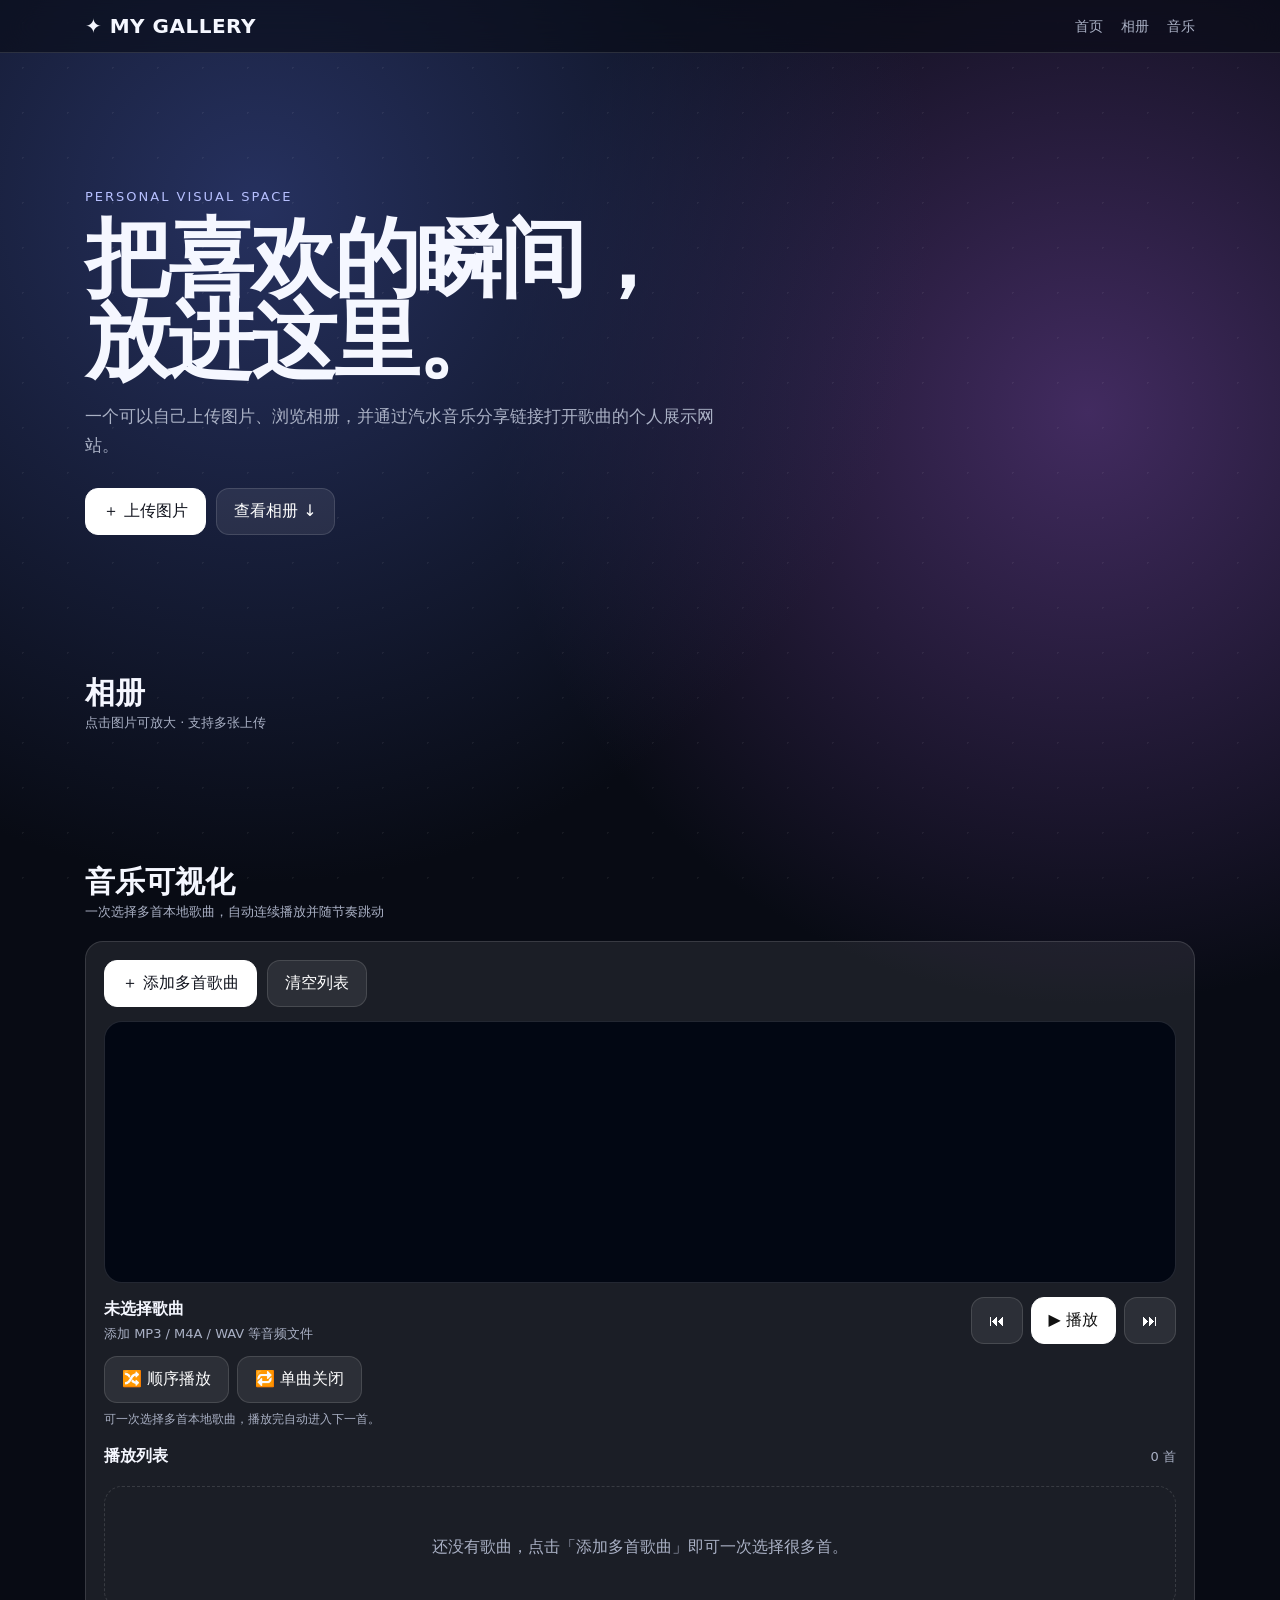
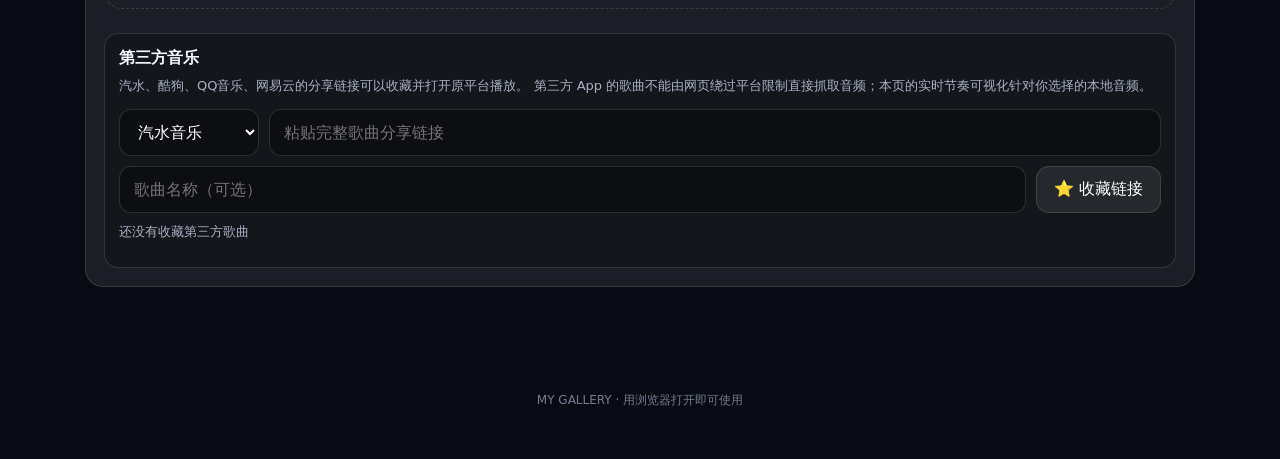
<file: index-2.html>
<!doctype html>
<html lang="zh-CN">
<head>
<meta charset="utf-8">
<meta name="viewport" content="width=device-width,initial-scale=1,viewport-fit=cover">
<title>我的图片空间 · Gallery</title>
<style>
:root{--bg:#080b14;--card:rgba(255,255,255,.08);--line:rgba(255,255,255,.13);--text:#f5f7ff;--muted:#aab1c5;--accent:#8b9cff}
*{box-sizing:border-box} html{scroll-behavior:smooth}
body{margin:0;background:radial-gradient(circle at 20% 10%,#26315f 0,transparent 32%),radial-gradient(circle at 85% 20%,#422b60 0,transparent 30%),var(--bg);color:var(--text);font-family:system-ui,-apple-system,BlinkMacSystemFont,"Segoe UI","Noto Sans SC",sans-serif;overflow-x:hidden}
body:before{content:"";position:fixed;inset:0;pointer-events:none;background-image:radial-gradient(#fff 1px,transparent 1px);background-size:45px 45px;opacity:.06;animation:drift 18s linear infinite}
@keyframes drift{to{background-position:90px 90px}}
header{position:sticky;top:0;z-index:10;backdrop-filter:blur(18px);background:#080b1499;border-bottom:1px solid var(--line)}
.nav{max-width:1150px;margin:auto;padding:14px 20px;display:flex;align-items:center;justify-content:space-between;gap:18px}
.logo{font-weight:800;letter-spacing:.5px;font-size:20px} nav a{color:var(--muted);text-decoration:none;margin-left:18px;font-size:14px}nav a:hover{color:#fff}
.hero{max-width:1150px;margin:auto;padding:78px 20px 45px;min-height:65vh;display:grid;align-items:center}
.hero-inner{max-width:720px;animation:rise .9s ease both}@keyframes rise{from{opacity:0;transform:translateY(25px)}to{opacity:1;transform:none}}
.eyebrow{color:#b7c0ff;font-size:13px;letter-spacing:2px;text-transform:uppercase}
h1{font-size:clamp(42px,8vw,86px);line-height:.95;margin:14px 0 20px;letter-spacing:-3px}
.hero p{color:var(--muted);font-size:17px;line-height:1.7;max-width:650px}
.actions{display:flex;flex-wrap:wrap;gap:10px;margin-top:28px}
button,.file-label{border:1px solid var(--line);background:var(--card);color:#fff;border-radius:13px;padding:12px 17px;cursor:pointer;font:inherit;transition:.25s}
button:hover,.file-label:hover{transform:translateY(-2px);background:#ffffff18}
.primary{background:#fff;color:#10131d;border-color:#fff}
input[type=file]{display:none}
section{max-width:1150px;margin:auto;padding:35px 20px 75px}
.section-title{display:flex;justify-content:space-between;align-items:end;margin-bottom:20px}
h2{margin:0;font-size:30px} .hint{color:var(--muted);font-size:13px}
.gallery{display:grid;grid-template-columns:repeat(auto-fill,minmax(210px,1fr));gap:14px}
.item{position:relative;aspect-ratio:1/1;border-radius:18px;overflow:hidden;border:1px solid var(--line);background:#111522;cursor:pointer;animation:pop .55s ease both}
@keyframes pop{from{opacity:0;transform:scale(.94)}to{opacity:1;transform:none}}
.item img{width:100%;height:100%;object-fit:cover;transition:transform .55s ease;display:block}
.item:hover img{transform:scale(1.07)}
.item span{position:absolute;left:10px;bottom:10px;padding:5px 9px;border-radius:8px;background:#0008;font-size:12px}
.empty{padding:50px 20px;text-align:center;color:var(--muted);border:1px dashed var(--line);border-radius:18px}
.music{display:grid;grid-template-columns:1fr auto;gap:14px;align-items:center;padding:18px;border:1px solid var(--line);border-radius:18px;background:var(--card)}
#trackName{color:var(--muted);font-size:14px} footer{text-align:center;color:#747c91;padding:30px 20px 50px;font-size:12px}
.modal{position:fixed;inset:0;z-index:30;background:#000d;display:none;align-items:center;justify-content:center;padding:20px}
.modal.show{display:flex}.modal img{max-width:95vw;max-height:88vh;border-radius:16px;box-shadow:0 25px 80px #000}
.close{position:absolute;right:20px;top:18px;border-radius:50%;width:44px;height:44px;padding:0;font-size:24px}
@media(max-width:650px){nav a{display:none}.hero{min-height:72vh;padding-top:55px}h1{letter-spacing:-2px}.music{grid-template-columns:1fr}}
@media(max-width:650px){#musicPlatform{width:100%}.music>div:first-child{grid-template-columns:1fr!important}.music>div:nth-child(2){grid-template-columns:1fr!important}.music iframe{height:360px}}
</style>

<style>
@media(max-width:650px){
  #visualizer{height:210px!important}
  #musicPlatform{width:100%}
  #musicUrl{min-width:0}
  #audioFiles{display:none}
}
</style>
</head>
<body>
<header><div class="nav"><div class="logo">✦ MY GALLERY</div><nav><a href="#home">首页</a><a href="#gallery">相册</a><a href="#music">音乐</a></nav></div></header>

<main id="home">
<div class="hero"><div class="hero-inner">
<div class="eyebrow">PERSONAL VISUAL SPACE</div>
<h1>把喜欢的瞬间，<br>放进这里。</h1>
<p>一个可以自己上传图片、浏览相册，并通过汽水音乐分享链接打开歌曲的个人展示网站。</p>
<div class="actions">
<label class="file-label primary">＋ 上传图片<input id="upload" type="file" accept="image/*" multiple></label>
<a href="#gallery" style="text-decoration:none"><button>查看相册 ↓</button></a>
</div>
</div></div></main>

<section id="gallery">
<div class="section-title"><div><h2>相册</h2><div class="hint">点击图片可放大 · 支持多张上传</div></div></div>
<div id="galleryGrid" class="gallery"></div>
<div id="empty" class="empty" style="display:none">还没有图片，点击上面的「上传图片」添加第一张。</div>
</section>


<section id="music">
  <div class="section-title">
    <div>
      <h2>音乐可视化</h2>
      <div class="hint">一次选择多首本地歌曲，自动连续播放并随节奏跳动</div>
    </div>
  </div>

  <div class="music" style="display:block">
    <div style="display:flex;flex-wrap:wrap;gap:10px;align-items:center;margin-bottom:14px">
      <label class="file-label primary">＋ 添加多首歌曲
        <input id="audioFiles" type="file" accept="audio/*" multiple>
      </label>
      <button id="clearPlaylist">清空列表</button>
    </div>

    <div style="border:1px solid var(--line);border-radius:18px;overflow:hidden;background:#020713">
      <canvas id="visualizer" style="display:block;width:100%;height:260px"></canvas>
    </div>

    <div style="display:grid;grid-template-columns:1fr auto;gap:12px;align-items:center;margin-top:14px">
      <div style="min-width:0">
        <strong id="localTrackTitle">未选择歌曲</strong>
        <div id="localTrackMeta" style="color:var(--muted);font-size:13px;margin-top:5px">添加 MP3 / M4A / WAV 等音频文件</div>
      </div>
      <div style="display:flex;gap:8px;flex-wrap:wrap">
        <button id="prevBtn">⏮</button>
        <button id="localPlayBtn" class="primary" style="color:#111">▶ 播放</button>
        <button id="nextBtn">⏭</button>
      </div>
    </div>

    <div style="display:flex;gap:8px;flex-wrap:wrap;margin-top:12px">
      <button id="shuffleBtn">🔀 顺序播放</button>
      <button id="repeatBtn">🔁 单曲关闭</button>
    </div>

    <audio id="localAudio" preload="metadata"></audio>

    <div style="color:var(--muted);font-size:12px;margin-top:8px">可一次选择多首本地歌曲，播放完自动进入下一首。</div>
<div style="margin-top:18px">
      <div style="display:flex;justify-content:space-between;align-items:center;margin-bottom:9px">
        <strong>播放列表</strong>
        <span id="playlistCount" style="color:var(--muted);font-size:13px">0 首</span>
      </div>
      <div id="playlist" style="display:grid;gap:8px"></div>
      <div id="playlistEmpty" class="empty" style="margin-top:10px">还没有歌曲，点击「添加多首歌曲」即可一次选择很多首。</div>
    </div>

    <div style="margin-top:24px;padding:14px;border:1px solid var(--line);border-radius:14px;background:#0004">
      <strong>第三方音乐</strong>
      <div style="color:var(--muted);font-size:13px;line-height:1.7;margin-top:6px">
        汽水、酷狗、QQ音乐、网易云的分享链接可以收藏并打开原平台播放。
        第三方 App 的歌曲不能由网页绕过平台限制直接抓取音频；本页的实时节奏可视化针对你选择的本地音频。
      </div>
      <div style="display:grid;grid-template-columns:140px 1fr;gap:10px;margin-top:12px">
        <select id="musicPlatform" style="padding:12px 14px;border-radius:12px;border:1px solid var(--line);background:#0005;color:#fff;font:inherit">
          <option value="qishui">汽水音乐</option>
          <option value="kugou">酷狗音乐</option>
          <option value="qq">QQ音乐</option>
          <option value="netease">网易云音乐</option>
        </select>
        <input id="musicUrl" type="url" placeholder="粘贴完整歌曲分享链接" style="width:100%;padding:12px 14px;border-radius:12px;border:1px solid var(--line);background:#0005;color:#fff;font:inherit;outline:none">
      </div>
      <div style="display:grid;grid-template-columns:1fr auto;gap:10px;margin-top:10px">
        <input id="musicName" type="text" placeholder="歌曲名称（可选）" style="padding:12px 14px;border-radius:12px;border:1px solid var(--line);background:#0005;color:#fff;font:inherit;outline:none">
        <button id="saveMusic">⭐ 收藏链接</button>
      </div>
      <div id="musicStatus" style="color:var(--muted);font-size:13px;margin-top:10px">还没有收藏第三方歌曲</div>
      <div id="favorites" style="margin-top:12px;display:grid;gap:8px"></div>
    </div>
  </div>
</section>
<footer>MY GALLERY · 用浏览器打开即可使用</footer>

<div id="modal" class="modal"><button class="close" id="close">×</button><img id="modalImg" alt="大图"></div>

<script>
const initial = "[data-uri]";
const grid=document.getElementById('galleryGrid'), empty=document.getElementById('empty');
let photos=JSON.parse(localStorage.getItem('myGalleryPhotos')||'null')||[{src:initial,name:'我的图片'}];

function save(){localStorage.setItem('myGalleryPhotos',JSON.stringify(photos));}
function render(){
 grid.innerHTML='';
 empty.style.display=photos.length?'none':'block';
 photos.forEach((p,i)=>{
   const div=document.createElement('div');div.className='item';div.style.animationDelay=(i*45)+'ms';
   const im=document.createElement('img');im.src=p.src;im.alt=p.name||'图片';div.appendChild(im);
   const s=document.createElement('span');s.textContent=p.name||'图片';div.appendChild(s);
   div.onclick=()=>openModal(p.src);grid.appendChild(div);
 });
}
function openModal(src){document.getElementById('modalImg').src=src;document.getElementById('modal').classList.add('show');}
document.getElementById('close').onclick=()=>document.getElementById('modal').classList.remove('show');
document.getElementById('modal').onclick=e=>{if(e.target.id==='modal')e.currentTarget.classList.remove('show')};

document.getElementById('upload').onchange=e=>{
 [...e.target.files].forEach(file=>{
  const r=new FileReader();r.onload=ev=>{photos.unshift({src:ev.target.result,name:file.name});save();render();};r.readAsDataURL(file);
 });e.target.value='';
};


// ===== 多歌曲本地播放器 + 实时可视化 =====
const audioFiles = document.getElementById('audioFiles');
const localAudio = document.getElementById('localAudio');
const playlistEl = document.getElementById('playlist');
const playlistEmpty = document.getElementById('playlistEmpty');
const playlistCount = document.getElementById('playlistCount');
const localTrackTitle = document.getElementById('localTrackTitle');
const localTrackMeta = document.getElementById('localTrackMeta');
const localPlayBtn = document.getElementById('localPlayBtn');
const prevBtn = document.getElementById('prevBtn');
const nextBtn = document.getElementById('nextBtn');
const shuffleBtn = document.getElementById('shuffleBtn');
const repeatBtn = document.getElementById('repeatBtn');
const clearPlaylist = document.getElementById('clearPlaylist');
const canvas = document.getElementById('visualizer');
const ctx = canvas.getContext('2d');

let playlist = [];
let currentIndex = -1;
let shuffle = false;
let repeatOne = false;
let audioCtx = null;
let analyser = null;
let sourceNode = null;
let raf = 0;

function fitCanvas(){
  const dpr = Math.max(1, Math.min(2, window.devicePixelRatio || 1));
  const rect = canvas.getBoundingClientRect();
  canvas.width = Math.max(1, Math.floor(rect.width * dpr));
  canvas.height = Math.max(1, Math.floor(rect.height * dpr));
  ctx.setTransform(dpr,0,0,dpr,0,0);
}
window.addEventListener('resize', fitCanvas);
fitCanvas();

function drawIdle(){
  const w = canvas.clientWidth, h = canvas.clientHeight;
  ctx.clearRect(0,0,w,h);
  const g = ctx.createLinearGradient(0,0,w,h);
  g.addColorStop(0,'#0a1635');
  g.addColorStop(1,'#020713');
  ctx.fillStyle = g;
  ctx.fillRect(0,0,w,h);

  const bars = 42;
  const gap = 4;
  const bw = Math.max(2, (w - gap*(bars-1))/bars);
  for(let i=0;i<bars;i++){
    const bh = 8 + Math.sin(i*0.65)*4;
    ctx.fillStyle = 'rgba(90,150,255,.42)';
    ctx.fillRect(i*(bw+gap), h/2-bh/2, bw, bh);
  }
}
drawIdle();

function setupAudioGraph(){
  if(audioCtx) return;
  audioCtx = new (window.AudioContext || window.webkitAudioContext)();
  analyser = audioCtx.createAnalyser();
  analyser.fftSize = 128;
  analyser.smoothingTimeConstant = 0.78;
  sourceNode = audioCtx.createMediaElementSource(localAudio);
  sourceNode.connect(analyser);
  analyser.connect(audioCtx.destination);
}

function drawVisualizer(){
  cancelAnimationFrame(raf);
  const loop = () => {
    raf = requestAnimationFrame(loop);
    const w = canvas.clientWidth, h = canvas.clientHeight;
    ctx.clearRect(0,0,w,h);

    const bg = ctx.createLinearGradient(0,0,w,h);
    bg.addColorStop(0,'#09152f');
    bg.addColorStop(1,'#020713');
    ctx.fillStyle = bg;
    ctx.fillRect(0,0,w,h);

    if(!analyser || localAudio.paused){
      drawIdle();
      return;
    }

    const data = new Uint8Array(analyser.frequencyBinCount);
    analyser.getByteFrequencyData(data);

    const bars = data.length;
    const gap = 3;
    const bw = Math.max(2, (w-gap*(bars-1))/bars);
    const center = h/2;

    for(let i=0;i<bars;i++){
      const value = data[i]/255;
      const bh = Math.max(5, value*h*0.78);
      const x = i*(bw+gap);
      ctx.fillStyle = `rgba(${80+i%80},${145+Math.floor(value*80)},255,${0.35+value*.65})`;
      ctx.fillRect(x, center-bh/2, bw, bh);
    }

    const pulse = data.reduce((a,b)=>a+b,0)/(data.length*255);
    ctx.beginPath();
    ctx.arc(w/2, center, 26 + pulse*35, 0, Math.PI*2);
    ctx.strokeStyle = `rgba(120,190,255,${0.18+pulse*.45})`;
    ctx.lineWidth = 2;
    ctx.stroke();
  };
  loop();
}

function renderPlaylist(){
  playlistEl.innerHTML = '';
  playlistCount.textContent = `${playlist.length} 首`;
  playlistEmpty.style.display = playlist.length ? 'none' : 'block';

  playlist.forEach((track, i) => {
    const row = document.createElement('div');
    row.style.cssText = `
      display:grid;grid-template-columns:36px 1fr auto;gap:10px;align-items:center;
      padding:11px 12px;border:1px solid ${i===currentIndex?'rgba(140,190,255,.55)':'var(--line)'};
      border-radius:13px;background:${i===currentIndex?'rgba(70,120,220,.16)':'#0004'};
    `;

    const num = document.createElement('div');
    num.textContent = i===currentIndex ? '♫' : String(i+1);
    num.style.color = i===currentIndex ? '#9fc8ff' : 'var(--muted)';

    const info = document.createElement('div');
    info.style.minWidth = '0';
    const name = document.createElement('div');
    name.textContent = track.name;
    name.style.cssText = 'white-space:nowrap;overflow:hidden;text-overflow:ellipsis;font-weight:650';
    const meta = document.createElement('div');
    meta.textContent = track.sizeText;
    meta.style.cssText = 'color:var(--muted);font-size:12px;margin-top:3px';
    info.append(name, meta);

    const play = document.createElement('button');
    play.textContent = i===currentIndex && !localAudio.paused ? '⏸' : '▶';
    play.onclick = () => {
      if(i===currentIndex && !localAudio.paused) pauseLocal();
      else loadTrack(i, true);
    };

    row.append(num, info, play);
    row.onclick = (e) => {
      if(e.target === play) return;
      loadTrack(i, true);
    };
    playlistEl.appendChild(row);
  });
}

function formatSize(bytes){
  if(bytes < 1024*1024) return `${(bytes/1024).toFixed(0)} KB`;
  return `${(bytes/1024/1024).toFixed(1)} MB`;
}

function addFiles(files){
  const list = Array.from(files || []);
  list.forEach(file => {
    if(!file.type.startsWith('audio/')) return;
    playlist.push({
      name: file.name.replace(/\.[^.]+$/,''),
      sizeText: formatSize(file.size),
      url: URL.createObjectURL(file),
      file
    });
  });
  if(currentIndex === -1 && playlist.length) currentIndex = 0;
  renderPlaylist();
  if(currentIndex >= 0) updateTrackInfo();
}

audioFiles.addEventListener('change', e => {
  addFiles(e.target.files);
  e.target.value = '';
});

function updateTrackInfo(){
  if(currentIndex < 0 || !playlist[currentIndex]){
    localTrackTitle.textContent = '未选择歌曲';
    localTrackMeta.textContent = '添加 MP3 / M4A / WAV 等音频文件';
    return;
  }
  const t = playlist[currentIndex];
  localTrackTitle.textContent = t.name;
  localTrackMeta.textContent = `第 ${currentIndex+1} / ${playlist.length} 首 · ${t.sizeText}`;
}

async function loadTrack(index, autoplay=false){
  if(!playlist.length) return;
  if(index < 0) index = playlist.length-1;
  if(index >= playlist.length) index = 0;
  currentIndex = index;
  const t = playlist[currentIndex];

  localAudio.src = t.url;
  localAudio.load();
  updateTrackInfo();
  renderPlaylist();

  if(autoplay){
    try{
      setupAudioGraph();
      if(audioCtx.state === 'suspended') await audioCtx.resume();
      await localAudio.play();
      localPlayBtn.textContent = '⏸ 暂停';
      drawVisualizer();
    }catch(err){
      localTrackMeta.textContent = '浏览器阻止了自动播放，请再点一次播放';
    }
  }
}

async function playLocal(){
  if(!playlist.length) return;
  if(currentIndex < 0) currentIndex = 0;
  try{
    setupAudioGraph();
    if(audioCtx.state === 'suspended') await audioCtx.resume();
    await localAudio.play();
    localPlayBtn.textContent = '⏸ 暂停';
    updateTrackInfo();
    renderPlaylist();
    drawVisualizer();
  }catch(err){
    localTrackMeta.textContent = '请再次点击播放按钮';
  }
}

function pauseLocal(){
  localAudio.pause();
  localPlayBtn.textContent = '▶ 播放';
  renderPlaylist();
  drawVisualizer();
}

async function nextTrack(){
  if(!playlist.length) return;
  let next;
  if(shuffle && playlist.length > 1){
    do { next = Math.floor(Math.random()*playlist.length); }
    while(next === currentIndex);
  }else{
    next = currentIndex + 1;
    if(next >= playlist.length) next = 0;
  }
  await loadTrack(next, true);
}

async function prevTrack(){
  if(!playlist.length) return;
  const prev = currentIndex <= 0 ? playlist.length-1 : currentIndex-1;
  await loadTrack(prev, true);
}

localPlayBtn.onclick = () => {
  if(localAudio.paused) playLocal();
  else pauseLocal();
};
nextBtn.onclick = nextTrack;
prevBtn.onclick = prevTrack;

localAudio.addEventListener('ended', () => {
  if(repeatOne){
    localAudio.currentTime = 0;
    playLocal();
  }else{
    nextTrack();
  }
});

shuffleBtn.onclick = () => {
  shuffle = !shuffle;
  shuffleBtn.textContent = shuffle ? '🔀 随机播放：开' : '🔀 顺序播放';
};

repeatBtn.onclick = () => {
  repeatOne = !repeatOne;
  repeatBtn.textContent = repeatOne ? '🔁 单曲循环：开' : '🔁 单曲关闭';
};

clearPlaylist.onclick = () => {
  localAudio.pause();
  playlist.forEach(t => URL.revokeObjectURL(t.url));
  playlist = [];
  currentIndex = -1;
  localAudio.removeAttribute('src');
  localAudio.load();
  localPlayBtn.textContent = '▶ 播放';
  updateTrackInfo();
  renderPlaylist();
  drawIdle();
};

// ===== 第三方音乐收藏：保存分享链接并打开原平台 =====
const musicPlatform=document.getElementById('musicPlatform');
const musicUrl=document.getElementById('musicUrl');
const musicName=document.getElementById('musicName');
const musicStatus=document.getElementById('musicStatus');
const favorites=document.getElementById('favorites');
let musicFavorites=JSON.parse(localStorage.getItem('musicFavorites')||'[]');

const platformNames={qishui:'汽水音乐',kugou:'酷狗音乐',qq:'QQ音乐',netease:'网易云音乐'};
function detectPlatform(url){
  try{
    const h=new URL(url).hostname.toLowerCase();
    if(h.includes('douyin')||h.includes('qishui')) return 'qishui';
    if(h.includes('kugou')) return 'kugou';
    if(h.includes('qq.com')||h.includes('y.qq.com')) return 'qq';
    if(h.includes('163.com')||h.includes('netease')) return 'netease';
  }catch(e){}
  return null;
}
function validUrl(url){
  try{const u=new URL(url);return u.protocol==='http:'||u.protocol==='https:';}
  catch(e){return false;}
}
function renderFavorites(){
  favorites.innerHTML='';
  if(!musicFavorites.length){
    musicStatus.textContent='还没有收藏第三方歌曲';
    return;
  }
  musicStatus.textContent=`已收藏 ${musicFavorites.length} 条分享链接`;
  musicFavorites.forEach((m,i)=>{
    const card=document.createElement('div');
    card.style.cssText='display:grid;grid-template-columns:1fr auto auto;gap:8px;align-items:center;padding:11px;border:1px solid var(--line);border-radius:12px;background:#0004';
    const info=document.createElement('div');
    const title=document.createElement('strong');
    title.textContent=m.name||'未命名歌曲';
    const meta=document.createElement('div');
    meta.textContent=platformNames[m.platform]||'音乐平台';
    meta.style.cssText='color:var(--muted);font-size:12px;margin-top:3px';
    info.append(title,meta);
    const open=document.createElement('button');
    open.textContent='打开播放';
    open.onclick=()=>window.open(m.url,'_blank','noopener');
    const del=document.createElement('button');
    del.textContent='删除';
    del.onclick=()=>{
      musicFavorites.splice(i,1);
      localStorage.setItem('musicFavorites',JSON.stringify(musicFavorites));
      renderFavorites();
    };
    card.append(info,open,del);
    favorites.appendChild(card);
  });
}
document.getElementById('saveMusic').onclick=()=>{
  const url=musicUrl.value.trim();
  if(!validUrl(url)){
    musicStatus.textContent='请先粘贴完整的 https/http 分享链接';
    return;
  }
  const detected=detectPlatform(url);
  const platform=detected||musicPlatform.value;
  musicFavorites.unshift({
    platform,
    url,
    name:musicName.value.trim()||platformNames[platform]
  });
  localStorage.setItem('musicFavorites',JSON.stringify(musicFavorites));
  musicUrl.value='';
  musicName.value='';
  renderFavorites();
};
renderFavorites();
renderPlaylist();
updateTrackInfo();

</script>
</body>
</html>
</file>
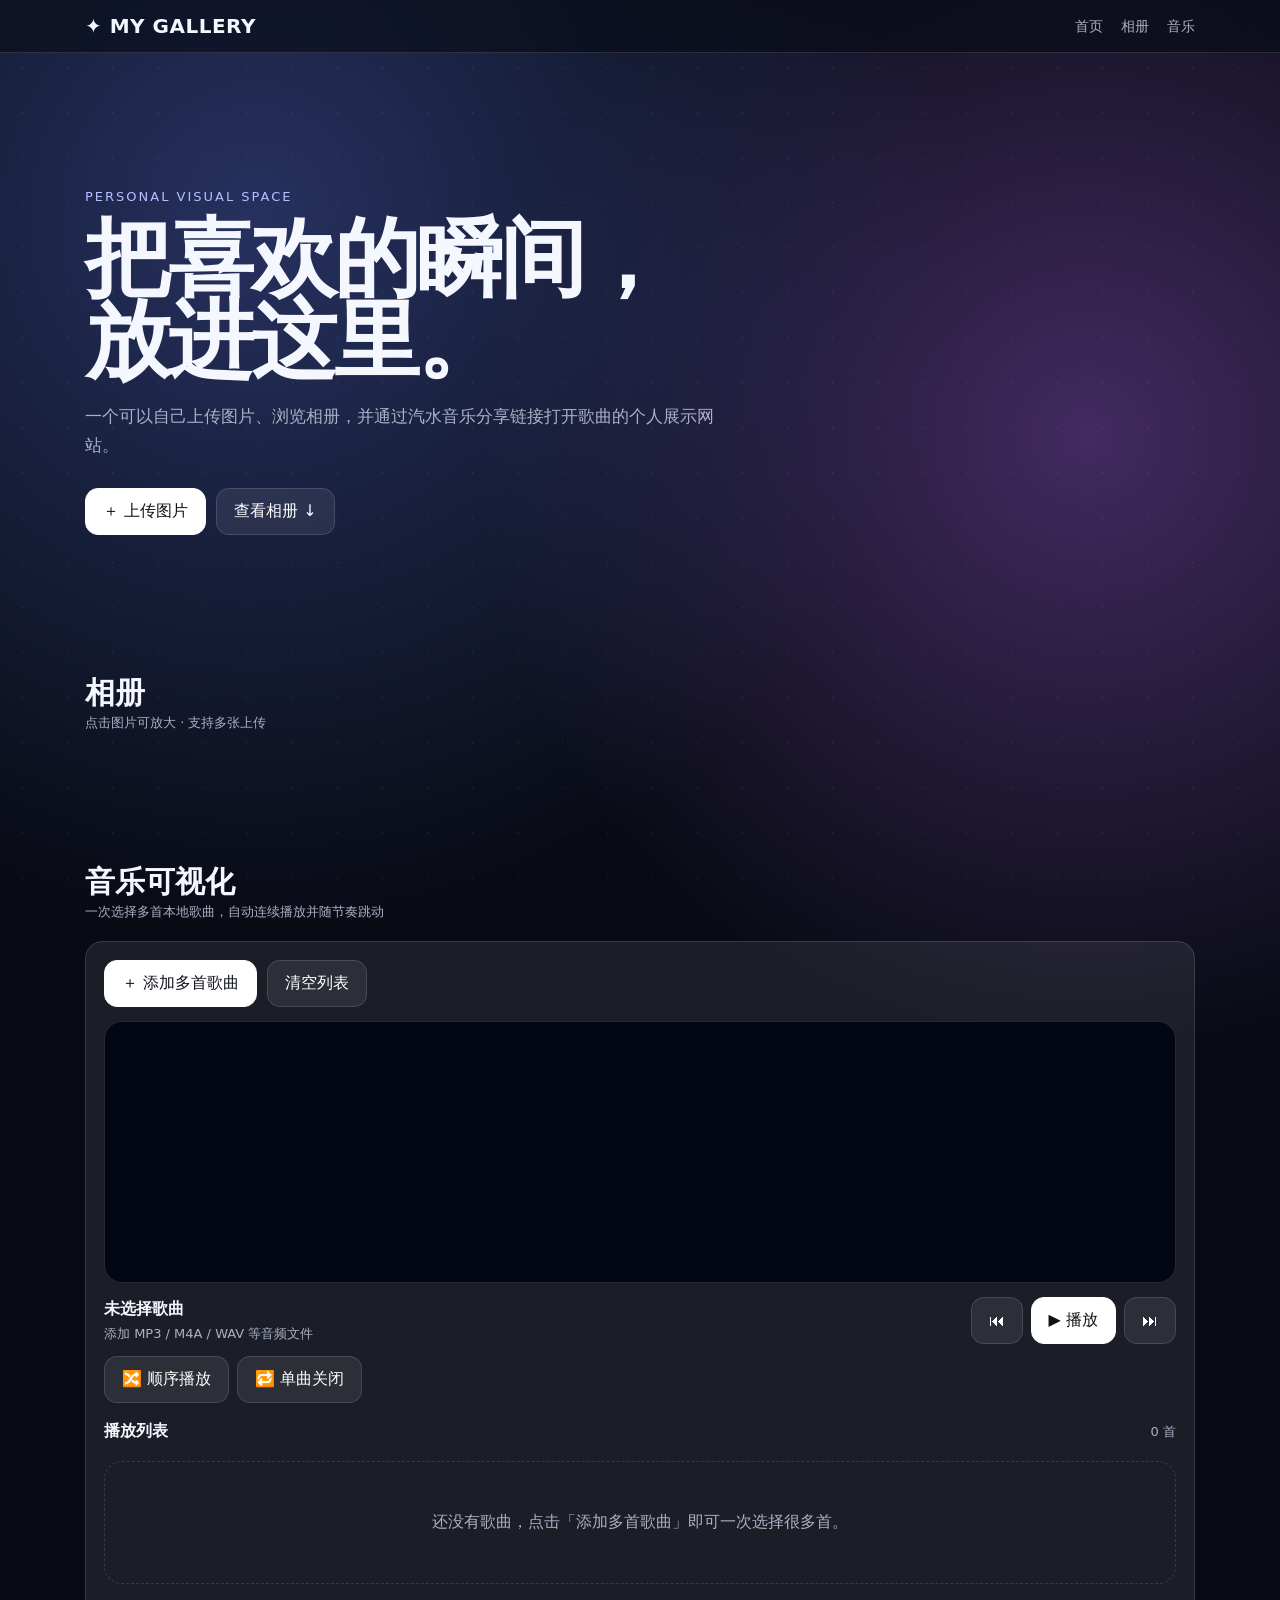
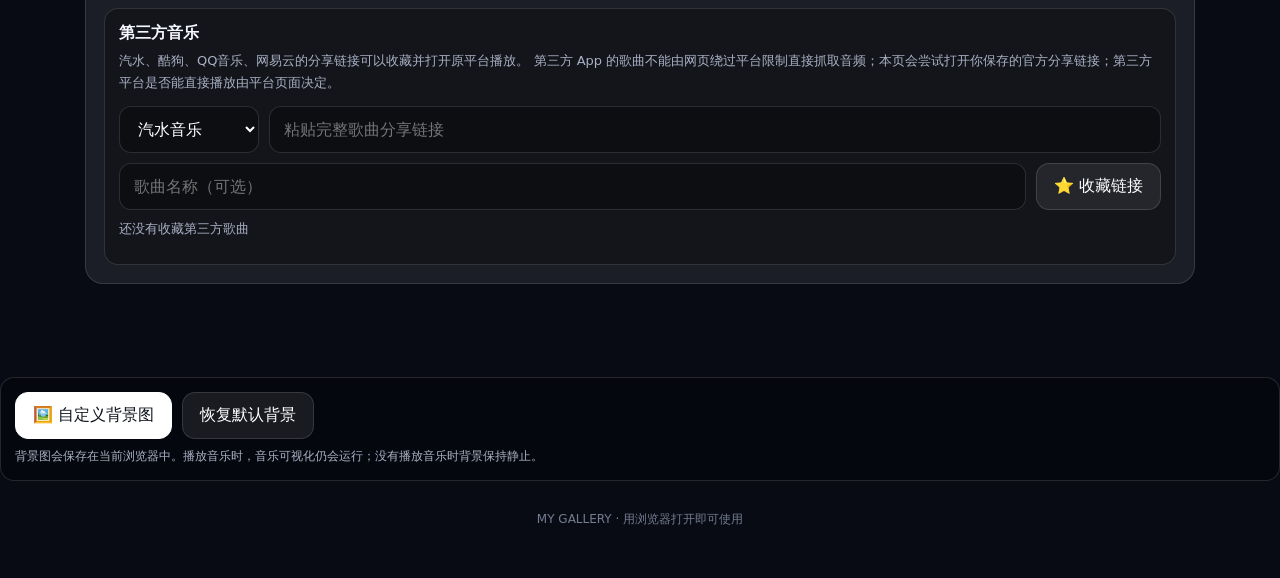
<file: index-playlist-background.html>
<!doctype html>
<html lang="zh-CN">
<head>
<meta charset="utf-8">
<meta name="viewport" content="width=device-width,initial-scale=1,viewport-fit=cover">
<title>我的图片空间 · Gallery</title>
<style>
:root{--bg:#080b14;--card:rgba(255,255,255,.08);--line:rgba(255,255,255,.13);--text:#f5f7ff;--muted:#aab1c5;--accent:#8b9cff}
*{box-sizing:border-box} html{scroll-behavior:smooth}
body{margin:0;background:radial-gradient(circle at 20% 10%,#26315f 0,transparent 32%),radial-gradient(circle at 85% 20%,#422b60 0,transparent 30%),var(--bg);color:var(--text);font-family:system-ui,-apple-system,BlinkMacSystemFont,"Segoe UI","Noto Sans SC",sans-serif;overflow-x:hidden}
body:before{content:"";position:fixed;inset:0;pointer-events:none;background-image:radial-gradient(#fff 1px,transparent 1px);background-size:45px 45px;opacity:.06;animation:drift 18s linear infinite}
@keyframes drift{to{background-position:90px 90px}}
header{position:sticky;top:0;z-index:10;backdrop-filter:blur(18px);background:#080b1499;border-bottom:1px solid var(--line)}
.nav{max-width:1150px;margin:auto;padding:14px 20px;display:flex;align-items:center;justify-content:space-between;gap:18px}
.logo{font-weight:800;letter-spacing:.5px;font-size:20px} nav a{color:var(--muted);text-decoration:none;margin-left:18px;font-size:14px}nav a:hover{color:#fff}
.hero{max-width:1150px;margin:auto;padding:78px 20px 45px;min-height:65vh;display:grid;align-items:center}
.hero-inner{max-width:720px;animation:rise .9s ease both}@keyframes rise{from{opacity:0;transform:translateY(25px)}to{opacity:1;transform:none}}
.eyebrow{color:#b7c0ff;font-size:13px;letter-spacing:2px;text-transform:uppercase}
h1{font-size:clamp(42px,8vw,86px);line-height:.95;margin:14px 0 20px;letter-spacing:-3px}
.hero p{color:var(--muted);font-size:17px;line-height:1.7;max-width:650px}
.actions{display:flex;flex-wrap:wrap;gap:10px;margin-top:28px}
button,.file-label{border:1px solid var(--line);background:var(--card);color:#fff;border-radius:13px;padding:12px 17px;cursor:pointer;font:inherit;transition:.25s}
button:hover,.file-label:hover{transform:translateY(-2px);background:#ffffff18}
.primary{background:#fff;color:#10131d;border-color:#fff}
input[type=file]{display:none}
section{max-width:1150px;margin:auto;padding:35px 20px 75px}
.section-title{display:flex;justify-content:space-between;align-items:end;margin-bottom:20px}
h2{margin:0;font-size:30px} .hint{color:var(--muted);font-size:13px}
.gallery{display:grid;grid-template-columns:repeat(auto-fill,minmax(210px,1fr));gap:14px}
.item{position:relative;aspect-ratio:1/1;border-radius:18px;overflow:hidden;border:1px solid var(--line);background:#111522;cursor:pointer;animation:pop .55s ease both}
@keyframes pop{from{opacity:0;transform:scale(.94)}to{opacity:1;transform:none}}
.item img{width:100%;height:100%;object-fit:cover;transition:transform .55s ease;display:block}
.item:hover img{transform:scale(1.07)}
.item span{position:absolute;left:10px;bottom:10px;padding:5px 9px;border-radius:8px;background:#0008;font-size:12px}
.empty{padding:50px 20px;text-align:center;color:var(--muted);border:1px dashed var(--line);border-radius:18px}
.music{display:grid;grid-template-columns:1fr auto;gap:14px;align-items:center;padding:18px;border:1px solid var(--line);border-radius:18px;background:var(--card)}
#trackName{color:var(--muted);font-size:14px} footer{text-align:center;color:#747c91;padding:30px 20px 50px;font-size:12px}
.modal{position:fixed;inset:0;z-index:30;background:#000d;display:none;align-items:center;justify-content:center;padding:20px}
.modal.show{display:flex}.modal img{max-width:95vw;max-height:88vh;border-radius:16px;box-shadow:0 25px 80px #000}
.close{position:absolute;right:20px;top:18px;border-radius:50%;width:44px;height:44px;padding:0;font-size:24px}
@media(max-width:650px){nav a{display:none}.hero{min-height:72vh;padding-top:55px}h1{letter-spacing:-2px}.music{grid-template-columns:1fr}}
@media(max-width:650px){#musicPlatform{width:100%}.music>div:first-child{grid-template-columns:1fr!important}.music>div:nth-child(2){grid-template-columns:1fr!important}.music iframe{height:360px}}

/* 自定义背景图 */
body{position:relative;isolation:isolate}
#customBgLayer{position:fixed;inset:0;z-index:-1;background:center/cover no-repeat;opacity:1;pointer-events:none;transition:opacity .25s ease}
body.custom-bg-active{background:#050812}
.custom-bg-panel{margin-top:18px;padding:14px;border:1px solid var(--line);border-radius:14px;background:rgba(0,0,0,.28);backdrop-filter:blur(8px)}
.custom-bg-row{display:flex;flex-wrap:wrap;gap:10px;align-items:center}
.custom-bg-note{color:var(--muted);font-size:12px;line-height:1.6;margin-top:8px}

</style>

<style>
@media(max-width:650px){
  #visualizer{height:210px!important}
  #musicPlatform{width:100%}
  #musicUrl{min-width:0}
  #audioFiles{display:none}
}
</style>
</head>
<body>
<div id="customBgLayer" aria-hidden="true"></div>
<header><div class="nav"><div class="logo">✦ MY GALLERY</div><nav><a href="#home">首页</a><a href="#gallery">相册</a><a href="#music">音乐</a></nav></div></header>

<main id="home">
<div class="hero"><div class="hero-inner">
<div class="eyebrow">PERSONAL VISUAL SPACE</div>
<h1>把喜欢的瞬间，<br>放进这里。</h1>
<p>一个可以自己上传图片、浏览相册，并通过汽水音乐分享链接打开歌曲的个人展示网站。</p>
<div class="actions">
<label class="file-label primary">＋ 上传图片<input id="upload" type="file" accept="image/*" multiple></label>
<a href="#gallery" style="text-decoration:none"><button>查看相册 ↓</button></a>
</div>
</div></div></main>

<section id="gallery">
<div class="section-title"><div><h2>相册</h2><div class="hint">点击图片可放大 · 支持多张上传</div></div></div>
<div id="galleryGrid" class="gallery"></div>
<div id="empty" class="empty" style="display:none">还没有图片，点击上面的「上传图片」添加第一张。</div>
</section>


<section id="music">
  <div class="section-title">
    <div>
      <h2>音乐可视化</h2>
      <div class="hint">一次选择多首本地歌曲，自动连续播放并随节奏跳动</div>
    </div>
  </div>

  <div class="music" style="display:block">
    <div style="display:flex;flex-wrap:wrap;gap:10px;align-items:center;margin-bottom:14px">
      <label class="file-label primary">＋ 添加多首歌曲
        <input id="audioFiles" type="file" accept="audio/*" multiple>
      </label>
      <button id="clearPlaylist">清空列表</button>
    </div>

    <div style="border:1px solid var(--line);border-radius:18px;overflow:hidden;background:#020713">
      <canvas id="visualizer" style="display:block;width:100%;height:260px"></canvas>
    </div>

    <div style="display:grid;grid-template-columns:1fr auto;gap:12px;align-items:center;margin-top:14px">
      <div style="min-width:0">
        <strong id="localTrackTitle">未选择歌曲</strong>
        <div id="localTrackMeta" style="color:var(--muted);font-size:13px;margin-top:5px">添加 MP3 / M4A / WAV 等音频文件</div>
      </div>
      <div style="display:flex;gap:8px;flex-wrap:wrap">
        <button id="prevBtn">⏮</button>
        <button id="localPlayBtn" class="primary" style="color:#111">▶ 播放</button>
        <button id="nextBtn">⏭</button>
      </div>
    </div>

    <div style="display:flex;gap:8px;flex-wrap:wrap;margin-top:12px">
      <button id="shuffleBtn">🔀 顺序播放</button>
      <button id="repeatBtn">🔁 单曲关闭</button>
    </div>

    <audio id="localAudio" preload="metadata"></audio>

    <div style="margin-top:18px">
      <div style="display:flex;justify-content:space-between;align-items:center;margin-bottom:9px">
        <strong>播放列表</strong>
        <span id="playlistCount" style="color:var(--muted);font-size:13px">0 首</span>
      </div>
      <div id="playlist" style="display:grid;gap:8px"></div>
      <div id="playlistEmpty" class="empty" style="margin-top:10px">还没有歌曲，点击「添加多首歌曲」即可一次选择很多首。</div>
    </div>

    <div style="margin-top:24px;padding:14px;border:1px solid var(--line);border-radius:14px;background:#0004">
      <strong>第三方音乐</strong>
      <div style="color:var(--muted);font-size:13px;line-height:1.7;margin-top:6px">
        汽水、酷狗、QQ音乐、网易云的分享链接可以收藏并打开原平台播放。
        第三方 App 的歌曲不能由网页绕过平台限制直接抓取音频；本页会尝试打开你保存的官方分享链接；第三方平台是否能直接播放由平台页面决定。
      </div>
      <div style="display:grid;grid-template-columns:140px 1fr;gap:10px;margin-top:12px">
        <select id="musicPlatform" style="padding:12px 14px;border-radius:12px;border:1px solid var(--line);background:#0005;color:#fff;font:inherit">
          <option value="qishui">汽水音乐</option>
          <option value="kugou">酷狗音乐</option>
          <option value="qq">QQ音乐</option>
          <option value="netease">网易云音乐</option>
        </select>
        <input id="musicUrl" type="url" placeholder="粘贴完整歌曲分享链接" style="width:100%;padding:12px 14px;border-radius:12px;border:1px solid var(--line);background:#0005;color:#fff;font:inherit;outline:none">
      </div>
      <div style="display:grid;grid-template-columns:1fr auto;gap:10px;margin-top:10px">
        <input id="musicName" type="text" placeholder="歌曲名称（可选）" style="padding:12px 14px;border-radius:12px;border:1px solid var(--line);background:#0005;color:#fff;font:inherit;outline:none">
        <button id="saveMusic">⭐ 收藏链接</button>
      </div>
      <div id="musicStatus" style="color:var(--muted);font-size:13px;margin-top:10px">还没有收藏第三方歌曲</div>
      <div id="favorites" style="margin-top:12px;display:grid;gap:8px"></div>
    </div>
  </div>
</section>

<div class="custom-bg-panel">
  <div class="custom-bg-row">
    <label class="file-label primary">🖼️ 自定义背景图
      <input id="backgroundFile" type="file" accept="image/*">
    </label>
    <button id="resetBackground">恢复默认背景</button>
  </div>
  <div class="custom-bg-note">背景图会保存在当前浏览器中。播放音乐时，音乐可视化仍会运行；没有播放音乐时背景保持静止。</div>
</div>

<footer>MY GALLERY · 用浏览器打开即可使用</footer>

<div id="modal" class="modal"><button class="close" id="close">×</button><img id="modalImg" alt="大图"></div>

<script>
const initial = "[data-uri]";
const grid=document.getElementById('galleryGrid'), empty=document.getElementById('empty');
let photos=JSON.parse(localStorage.getItem('myGalleryPhotos')||'null')||[{src:initial,name:'我的图片'}];

function save(){localStorage.setItem('myGalleryPhotos',JSON.stringify(photos));}
function render(){
 grid.innerHTML='';
 empty.style.display=photos.length?'none':'block';
 photos.forEach((p,i)=>{
   const div=document.createElement('div');div.className='item';div.style.animationDelay=(i*45)+'ms';
   const im=document.createElement('img');im.src=p.src;im.alt=p.name||'图片';div.appendChild(im);
   const s=document.createElement('span');s.textContent=p.name||'图片';div.appendChild(s);
   div.onclick=()=>openModal(p.src);grid.appendChild(div);
 });
}
function openModal(src){document.getElementById('modalImg').src=src;document.getElementById('modal').classList.add('show');}
document.getElementById('close').onclick=()=>document.getElementById('modal').classList.remove('show');
document.getElementById('modal').onclick=e=>{if(e.target.id==='modal')e.currentTarget.classList.remove('show')};

document.getElementById('upload').onchange=e=>{
 [...e.target.files].forEach(file=>{
  const r=new FileReader();r.onload=ev=>{photos.unshift({src:ev.target.result,name:file.name});save();render();};r.readAsDataURL(file);
 });e.target.value='';
};


// ===== 多歌曲本地播放器 + 实时可视化 =====
const audioFiles = document.getElementById('audioFiles');
const localAudio = document.getElementById('localAudio');
const playlistEl = document.getElementById('playlist');
const playlistEmpty = document.getElementById('playlistEmpty');
const playlistCount = document.getElementById('playlistCount');
const localTrackTitle = document.getElementById('localTrackTitle');
const localTrackMeta = document.getElementById('localTrackMeta');
const localPlayBtn = document.getElementById('localPlayBtn');
const prevBtn = document.getElementById('prevBtn');
const nextBtn = document.getElementById('nextBtn');
const shuffleBtn = document.getElementById('shuffleBtn');
const repeatBtn = document.getElementById('repeatBtn');
const clearPlaylist = document.getElementById('clearPlaylist');
const canvas = document.getElementById('visualizer');
const ctx = canvas.getContext('2d');

let playlist = [];
let currentIndex = -1;
let shuffle = false;
let repeatOne = false;
let audioCtx = null;
let analyser = null;
let sourceNode = null;
let raf = 0;

function fitCanvas(){
  const dpr = Math.max(1, Math.min(2, window.devicePixelRatio || 1));
  const rect = canvas.getBoundingClientRect();
  canvas.width = Math.max(1, Math.floor(rect.width * dpr));
  canvas.height = Math.max(1, Math.floor(rect.height * dpr));
  ctx.setTransform(dpr,0,0,dpr,0,0);
}
window.addEventListener('resize', fitCanvas);
fitCanvas();

function drawIdle(){
  const w = canvas.clientWidth, h = canvas.clientHeight;
  ctx.clearRect(0,0,w,h);
  const g = ctx.createLinearGradient(0,0,w,h);
  g.addColorStop(0,'#0a1635');
  g.addColorStop(1,'#020713');
  ctx.fillStyle = g;
  ctx.fillRect(0,0,w,h);

  const bars = 42;
  const gap = 4;
  const bw = Math.max(2, (w - gap*(bars-1))/bars);
  for(let i=0;i<bars;i++){
    const bh = 8 + Math.sin(i*0.65)*4;
    ctx.fillStyle = 'rgba(90,150,255,.42)';
    ctx.fillRect(i*(bw+gap), h/2-bh/2, bw, bh);
  }
}
drawIdle();

function setupAudioGraph(){
  if(audioCtx) return;
  audioCtx = new (window.AudioContext || window.webkitAudioContext)();
  analyser = audioCtx.createAnalyser();
  analyser.fftSize = 128;
  analyser.smoothingTimeConstant = 0.78;
  sourceNode = audioCtx.createMediaElementSource(localAudio);
  sourceNode.connect(analyser);
  analyser.connect(audioCtx.destination);
}

function drawVisualizer(){
  cancelAnimationFrame(raf);
  const loop = () => {
    raf = requestAnimationFrame(loop);
    const w = canvas.clientWidth, h = canvas.clientHeight;
    ctx.clearRect(0,0,w,h);

    const bg = ctx.createLinearGradient(0,0,w,h);
    bg.addColorStop(0,'#09152f');
    bg.addColorStop(1,'#020713');
    ctx.fillStyle = bg;
    ctx.fillRect(0,0,w,h);

    if(!analyser || localAudio.paused){
      drawIdle();
      return;
    }

    const data = new Uint8Array(analyser.frequencyBinCount);
    analyser.getByteFrequencyData(data);

    const bars = data.length;
    const gap = 3;
    const bw = Math.max(2, (w-gap*(bars-1))/bars);
    const center = h/2;

    for(let i=0;i<bars;i++){
      const value = data[i]/255;
      const bh = Math.max(5, value*h*0.78);
      const x = i*(bw+gap);
      ctx.fillStyle = `rgba(${80+i%80},${145+Math.floor(value*80)},255,${0.35+value*.65})`;
      ctx.fillRect(x, center-bh/2, bw, bh);
    }

    const pulse = data.reduce((a,b)=>a+b,0)/(data.length*255);
    ctx.beginPath();
    ctx.arc(w/2, center, 26 + pulse*35, 0, Math.PI*2);
    ctx.strokeStyle = `rgba(120,190,255,${0.18+pulse*.45})`;
    ctx.lineWidth = 2;
    ctx.stroke();
  };
  loop();
}

function renderPlaylist(){
  playlistEl.innerHTML = '';
  playlistCount.textContent = `${playlist.length} 首`;
  playlistEmpty.style.display = playlist.length ? 'none' : 'block';

  playlist.forEach((track, i) => {
    const row = document.createElement('div');
    row.style.cssText = `
      display:grid;grid-template-columns:36px 1fr auto;gap:10px;align-items:center;
      padding:11px 12px;border:1px solid ${i===currentIndex?'rgba(140,190,255,.55)':'var(--line)'};
      border-radius:13px;background:${i===currentIndex?'rgba(70,120,220,.16)':'#0004'};
    `;

    const num = document.createElement('div');
    num.textContent = i===currentIndex ? '♫' : String(i+1);
    num.style.color = i===currentIndex ? '#9fc8ff' : 'var(--muted)';

    const info = document.createElement('div');
    info.style.minWidth = '0';
    const name = document.createElement('div');
    name.textContent = track.name;
    name.style.cssText = 'white-space:nowrap;overflow:hidden;text-overflow:ellipsis;font-weight:650';
    const meta = document.createElement('div');
    meta.textContent = track.sizeText;
    meta.style.cssText = 'color:var(--muted);font-size:12px;margin-top:3px';
    info.append(name, meta);

    const play = document.createElement('button');
    play.textContent = i===currentIndex && !localAudio.paused ? '⏸' : '▶';
    play.onclick = () => {
      if(i===currentIndex && !localAudio.paused) pauseLocal();
      else loadTrack(i, true);
    };

    row.append(num, info, play);
    row.onclick = (e) => {
      if(e.target === play) return;
      loadTrack(i, true);
    };
    playlistEl.appendChild(row);
  });
}

function formatSize(bytes){
  if(bytes < 1024*1024) return `${(bytes/1024).toFixed(0)} KB`;
  return `${(bytes/1024/1024).toFixed(1)} MB`;
}

function addFiles(files){
  const list = Array.from(files || []);
  list.forEach(file => {
    if(!file.type.startsWith('audio/')) return;
    playlist.push({
      name: file.name.replace(/\.[^.]+$/,''),
      sizeText: formatSize(file.size),
      url: URL.createObjectURL(file),
      file
    });
  });
  if(currentIndex === -1 && playlist.length) currentIndex = 0;
  renderPlaylist();
  if(currentIndex >= 0) updateTrackInfo();
}

audioFiles.addEventListener('change', e => {
  addFiles(e.target.files);
  e.target.value = '';
});

function updateTrackInfo(){
  if(currentIndex < 0 || !playlist[currentIndex]){
    localTrackTitle.textContent = '未选择歌曲';
    localTrackMeta.textContent = '添加 MP3 / M4A / WAV 等音频文件';
    return;
  }
  const t = playlist[currentIndex];
  localTrackTitle.textContent = t.name;
  localTrackMeta.textContent = `第 ${currentIndex+1} / ${playlist.length} 首 · ${t.sizeText}`;
}

async function loadTrack(index, autoplay=false){
  if(!playlist.length) return;
  if(index < 0) index = playlist.length-1;
  if(index >= playlist.length) index = 0;
  currentIndex = index;
  const t = playlist[currentIndex];

  localAudio.src = t.url;
  localAudio.load();
  updateTrackInfo();
  renderPlaylist();

  if(autoplay){
    try{
      setupAudioGraph();
      if(audioCtx.state === 'suspended') await audioCtx.resume();
      await localAudio.play();
      localPlayBtn.textContent = '⏸ 暂停';
      drawVisualizer();
    }catch(err){
      localTrackMeta.textContent = '浏览器阻止了自动播放，请再点一次播放';
    }
  }
}

async function playLocal(){
  if(!playlist.length) return;
  if(currentIndex < 0) currentIndex = 0;
  try{
    setupAudioGraph();
    if(audioCtx.state === 'suspended') await audioCtx.resume();
    await localAudio.play();
    localPlayBtn.textContent = '⏸ 暂停';
    updateTrackInfo();
    renderPlaylist();
    drawVisualizer();
  }catch(err){
    localTrackMeta.textContent = '请再次点击播放按钮';
  }
}

function pauseLocal(){
  localAudio.pause();
  localPlayBtn.textContent = '▶ 播放';
  renderPlaylist();
  drawVisualizer();
}

async function nextTrack(){
  if(!playlist.length) return;
  let next;
  if(shuffle && playlist.length > 1){
    do { next = Math.floor(Math.random()*playlist.length); }
    while(next === currentIndex);
  }else{
    next = currentIndex + 1;
    if(next >= playlist.length) next = 0;
  }
  await loadTrack(next, true);
}

async function prevTrack(){
  if(!playlist.length) return;
  const prev = currentIndex <= 0 ? playlist.length-1 : currentIndex-1;
  await loadTrack(prev, true);
}

localPlayBtn.onclick = () => {
  if(localAudio.paused) playLocal();
  else pauseLocal();
};
nextBtn.onclick = nextTrack;
prevBtn.onclick = prevTrack;

localAudio.addEventListener('ended', () => {
  if(repeatOne){
    localAudio.currentTime = 0;
    playLocal();
  }else{
    nextTrack();
  }
});

shuffleBtn.onclick = () => {
  shuffle = !shuffle;
  shuffleBtn.textContent = shuffle ? '🔀 随机播放：开' : '🔀 顺序播放';
};

repeatBtn.onclick = () => {
  repeatOne = !repeatOne;
  repeatBtn.textContent = repeatOne ? '🔁 单曲循环：开' : '🔁 单曲关闭';
};

clearPlaylist.onclick = () => {
  localAudio.pause();
  playlist.forEach(t => URL.revokeObjectURL(t.url));
  playlist = [];
  currentIndex = -1;
  localAudio.removeAttribute('src');
  localAudio.load();
  localPlayBtn.textContent = '▶ 播放';
  updateTrackInfo();
  renderPlaylist();
  drawIdle();
};

// ===== 第三方音乐收藏：保存分享链接并打开原平台 =====
const musicPlatform=document.getElementById('musicPlatform');
const musicUrl=document.getElementById('musicUrl');
const musicName=document.getElementById('musicName');
const musicStatus=document.getElementById('musicStatus');
const favorites=document.getElementById('favorites');
let musicFavorites=JSON.parse(localStorage.getItem('musicFavorites')||'[]');

const platformNames={qishui:'汽水音乐',kugou:'酷狗音乐',qq:'QQ音乐',netease:'网易云音乐'};
function detectPlatform(url){
  try{
    const h=new URL(url).hostname.toLowerCase();
    if(h.includes('douyin')||h.includes('qishui')) return 'qishui';
    if(h.includes('kugou')) return 'kugou';
    if(h.includes('qq.com')||h.includes('y.qq.com')) return 'qq';
    if(h.includes('163.com')||h.includes('netease')) return 'netease';
  }catch(e){}
  return null;
}
function validUrl(url){
  try{const u=new URL(url);return u.protocol==='http:'||u.protocol==='https:';}
  catch(e){return false;}
}
function renderFavorites(){
  favorites.innerHTML='';
  if(!musicFavorites.length){
    musicStatus.textContent='还没有收藏第三方歌曲';
    return;
  }
  musicStatus.textContent=`已收藏 ${musicFavorites.length} 条分享链接`;
  musicFavorites.forEach((m,i)=>{
    const card=document.createElement('div');
    card.style.cssText='display:grid;grid-template-columns:1fr auto auto;gap:8px;align-items:center;padding:11px;border:1px solid var(--line);border-radius:12px;background:#0004';
    const info=document.createElement('div');
    const title=document.createElement('strong');
    title.textContent=m.name||'未命名歌曲';
    const meta=document.createElement('div');
    meta.textContent=platformNames[m.platform]||'音乐平台';
    meta.style.cssText='color:var(--muted);font-size:12px;margin-top:3px';
    info.append(title,meta);
    const open=document.createElement('button');
    open.textContent='打开官方播放页';
    open.onclick=()=>{
      const official={
        qishui:'https://music.douyin.com/',
        kugou:'https://www.kugou.com/',
        qq:'https://y.qq.com/',
        netease:'https://music.163.com/'
      };
      // 优先打开用户保存的官方分享链接；如果平台分享链接无法打开，再打开该平台官方首页。
      const target=validUrl(m.url)?m.url:(official[m.platform]||'https://music.douyin.com/');
      const win=window.open(target,'_blank','noopener');
      if(!win){ window.location.href=target; }
    };
    title.style.cursor='pointer';
    title.title='点击打开官方音乐页面';
    title.onclick=open.onclick;
    const del=document.createElement('button');
    del.textContent='删除';
    del.onclick=()=>{
      musicFavorites.splice(i,1);
      localStorage.setItem('musicFavorites',JSON.stringify(musicFavorites));
      renderFavorites();
    };
    card.append(info,open,del);
    favorites.appendChild(card);
  });
}
document.getElementById('saveMusic').onclick=()=>{
  const url=musicUrl.value.trim();
  if(!validUrl(url)){
    musicStatus.textContent='请先粘贴完整的 https/http 分享链接';
    return;
  }
  const detected=detectPlatform(url);
  const platform=detected||musicPlatform.value;
  musicFavorites.unshift({
    platform,
    url,
    name:musicName.value.trim()||platformNames[platform]
  });
  localStorage.setItem('musicFavorites',JSON.stringify(musicFavorites));
  musicUrl.value='';
  musicName.value='';
  renderFavorites();
};
renderFavorites();
renderPlaylist();
updateTrackInfo();


// ===== 自定义背景图 =====
const backgroundFile=document.getElementById('backgroundFile');
const resetBackground=document.getElementById('resetBackground');
const customBgLayer=document.getElementById('customBgLayer');
const BG_KEY='myGalleryCustomBackground';
function applyCustomBackground(dataUrl){
  if(dataUrl){
    customBgLayer.style.backgroundImage=`url("${dataUrl}")`;
    document.body.classList.add('custom-bg-active');
  }else{
    customBgLayer.style.backgroundImage='none';
    document.body.classList.remove('custom-bg-active');
  }
}
try{ applyCustomBackground(localStorage.getItem(BG_KEY)); }catch(e){}
backgroundFile.addEventListener('change',e=>{
  const file=e.target.files&&e.target.files[0];
  if(!file) return;
  if(!file.type.startsWith('image/')){ alert('请选择图片文件'); return; }
  const reader=new FileReader();
  reader.onload=()=>{
    const img=new Image();
    img.onload=()=>{
      const max=1600;
      const scale=Math.min(1,max/Math.max(img.naturalWidth,img.naturalHeight));
      const w=Math.max(1,Math.round(img.naturalWidth*scale));
      const h=Math.max(1,Math.round(img.naturalHeight*scale));
      const canvas=document.createElement('canvas');
      canvas.width=w; canvas.height=h;
      const ctx=canvas.getContext('2d');
      ctx.drawImage(img,0,0,w,h);
      const data=canvas.toDataURL('image/jpeg',.78);
      try{
        localStorage.setItem(BG_KEY,data);
        applyCustomBackground(data);
      }catch(err){
        alert('图片太大，无法保存到浏览器，请换一张较小的图片。');
      }
    };
    img.src=reader.result;
  };
  reader.readAsDataURL(file);
});
resetBackground.addEventListener('click',()=>{
  localStorage.removeItem(BG_KEY);
  applyCustomBackground(null);
  backgroundFile.value='';
});

</script>
</body>
</html>
</file>
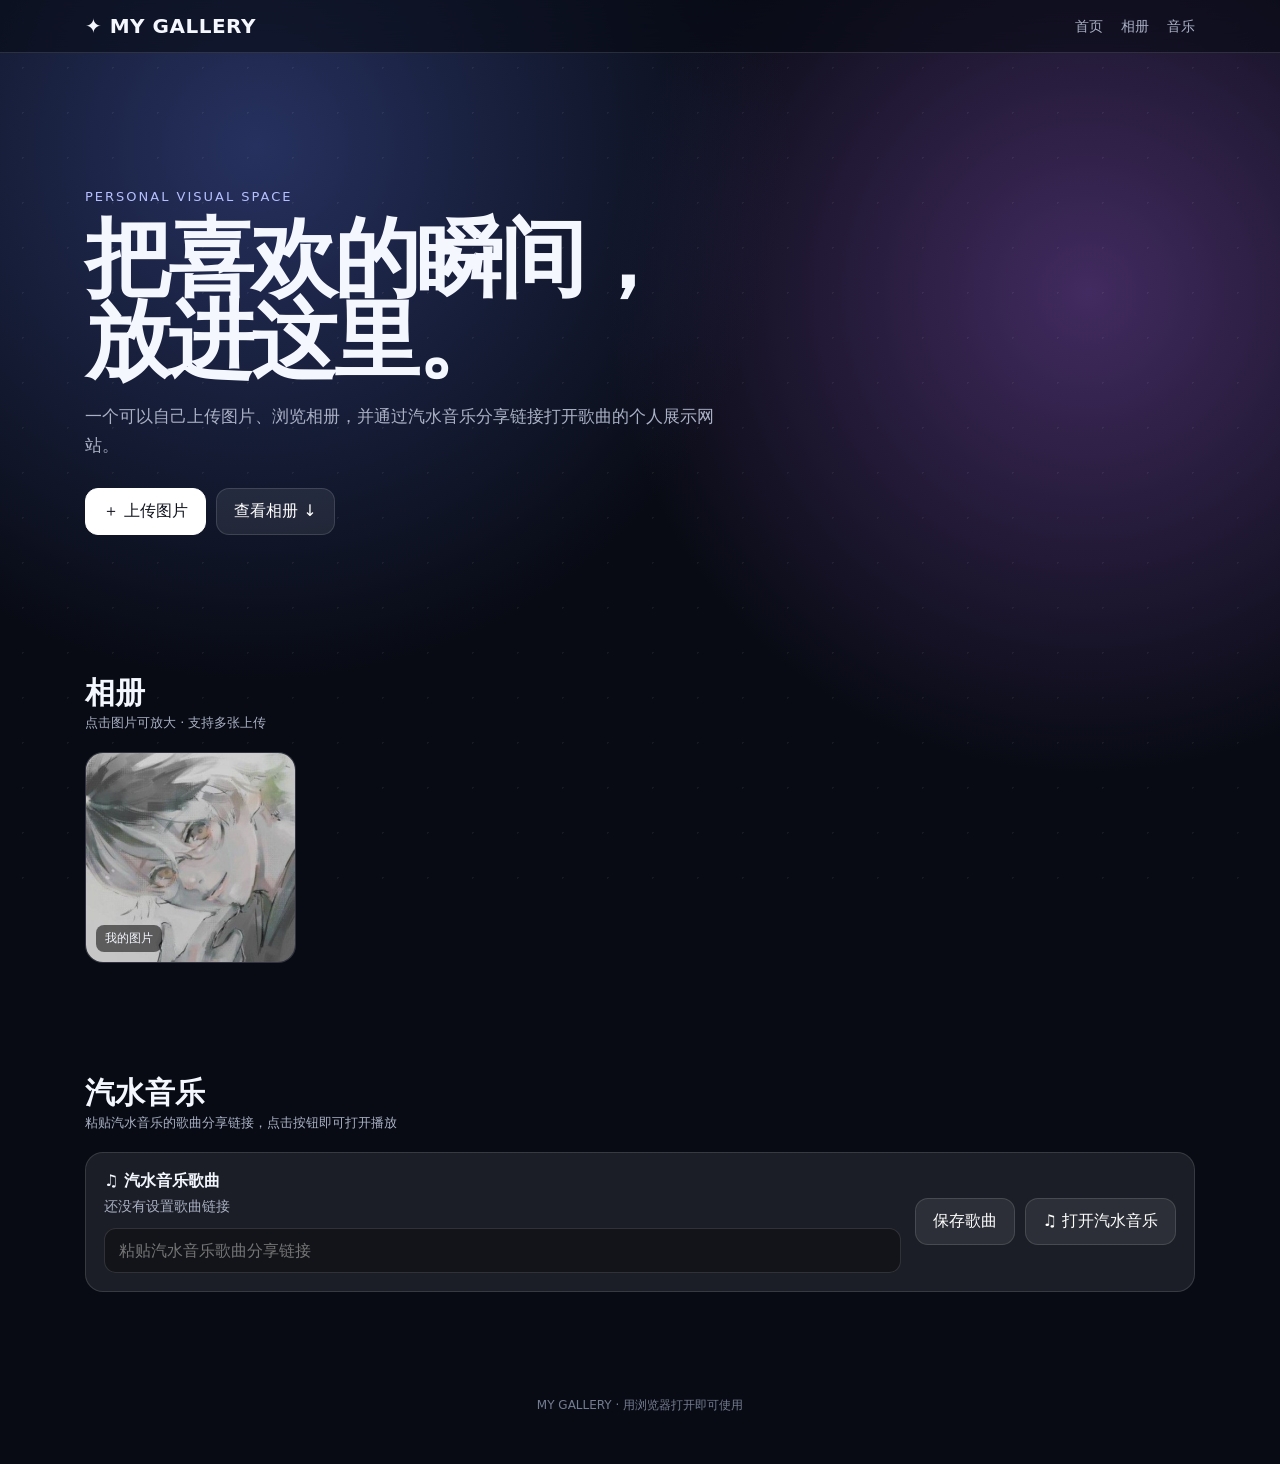
<file: my-gallery-qishui.html>
<!doctype html>
<html lang="zh-CN">
<head>
<meta charset="utf-8">
<meta name="viewport" content="width=device-width,initial-scale=1,viewport-fit=cover">
<title>我的图片空间 · Gallery</title>
<style>
:root{--bg:#080b14;--card:rgba(255,255,255,.08);--line:rgba(255,255,255,.13);--text:#f5f7ff;--muted:#aab1c5;--accent:#8b9cff}
*{box-sizing:border-box} html{scroll-behavior:smooth}
body{margin:0;background:radial-gradient(circle at 20% 10%,#26315f 0,transparent 32%),radial-gradient(circle at 85% 20%,#422b60 0,transparent 30%),var(--bg);color:var(--text);font-family:system-ui,-apple-system,BlinkMacSystemFont,"Segoe UI","Noto Sans SC",sans-serif;overflow-x:hidden}
body:before{content:"";position:fixed;inset:0;pointer-events:none;background-image:radial-gradient(#fff 1px,transparent 1px);background-size:45px 45px;opacity:.06;animation:drift 18s linear infinite}
@keyframes drift{to{background-position:90px 90px}}
header{position:sticky;top:0;z-index:10;backdrop-filter:blur(18px);background:#080b1499;border-bottom:1px solid var(--line)}
.nav{max-width:1150px;margin:auto;padding:14px 20px;display:flex;align-items:center;justify-content:space-between;gap:18px}
.logo{font-weight:800;letter-spacing:.5px;font-size:20px} nav a{color:var(--muted);text-decoration:none;margin-left:18px;font-size:14px}nav a:hover{color:#fff}
.hero{max-width:1150px;margin:auto;padding:78px 20px 45px;min-height:65vh;display:grid;align-items:center}
.hero-inner{max-width:720px;animation:rise .9s ease both}@keyframes rise{from{opacity:0;transform:translateY(25px)}to{opacity:1;transform:none}}
.eyebrow{color:#b7c0ff;font-size:13px;letter-spacing:2px;text-transform:uppercase}
h1{font-size:clamp(42px,8vw,86px);line-height:.95;margin:14px 0 20px;letter-spacing:-3px}
.hero p{color:var(--muted);font-size:17px;line-height:1.7;max-width:650px}
.actions{display:flex;flex-wrap:wrap;gap:10px;margin-top:28px}
button,.file-label{border:1px solid var(--line);background:var(--card);color:#fff;border-radius:13px;padding:12px 17px;cursor:pointer;font:inherit;transition:.25s}
button:hover,.file-label:hover{transform:translateY(-2px);background:#ffffff18}
.primary{background:#fff;color:#10131d;border-color:#fff}
input[type=file]{display:none}
section{max-width:1150px;margin:auto;padding:35px 20px 75px}
.section-title{display:flex;justify-content:space-between;align-items:end;margin-bottom:20px}
h2{margin:0;font-size:30px} .hint{color:var(--muted);font-size:13px}
.gallery{display:grid;grid-template-columns:repeat(auto-fill,minmax(210px,1fr));gap:14px}
.item{position:relative;aspect-ratio:1/1;border-radius:18px;overflow:hidden;border:1px solid var(--line);background:#111522;cursor:pointer;animation:pop .55s ease both}
@keyframes pop{from{opacity:0;transform:scale(.94)}to{opacity:1;transform:none}}
.item img{width:100%;height:100%;object-fit:cover;transition:transform .55s ease;display:block}
.item:hover img{transform:scale(1.07)}
.item span{position:absolute;left:10px;bottom:10px;padding:5px 9px;border-radius:8px;background:#0008;font-size:12px}
.empty{padding:50px 20px;text-align:center;color:var(--muted);border:1px dashed var(--line);border-radius:18px}
.music{display:grid;grid-template-columns:1fr auto;gap:14px;align-items:center;padding:18px;border:1px solid var(--line);border-radius:18px;background:var(--card)}
#trackName{color:var(--muted);font-size:14px} footer{text-align:center;color:#747c91;padding:30px 20px 50px;font-size:12px}
.modal{position:fixed;inset:0;z-index:30;background:#000d;display:none;align-items:center;justify-content:center;padding:20px}
.modal.show{display:flex}.modal img{max-width:95vw;max-height:88vh;border-radius:16px;box-shadow:0 25px 80px #000}
.close{position:absolute;right:20px;top:18px;border-radius:50%;width:44px;height:44px;padding:0;font-size:24px}
@media(max-width:650px){nav a{display:none}.hero{min-height:72vh;padding-top:55px}h1{letter-spacing:-2px}.music{grid-template-columns:1fr}}
</style>
</head>
<body>
<header><div class="nav"><div class="logo">✦ MY GALLERY</div><nav><a href="#home">首页</a><a href="#gallery">相册</a><a href="#music">音乐</a></nav></div></header>

<main id="home">
<div class="hero"><div class="hero-inner">
<div class="eyebrow">PERSONAL VISUAL SPACE</div>
<h1>把喜欢的瞬间，<br>放进这里。</h1>
<p>一个可以自己上传图片、浏览相册，并通过汽水音乐分享链接打开歌曲的个人展示网站。</p>
<div class="actions">
<label class="file-label primary">＋ 上传图片<input id="upload" type="file" accept="image/*" multiple></label>
<a href="#gallery" style="text-decoration:none"><button>查看相册 ↓</button></a>
</div>
</div></div></main>

<section id="gallery">
<div class="section-title"><div><h2>相册</h2><div class="hint">点击图片可放大 · 支持多张上传</div></div></div>
<div id="galleryGrid" class="gallery"></div>
<div id="empty" class="empty" style="display:none">还没有图片，点击上面的「上传图片」添加第一张。</div>
</section>

<section id="music">
<div class="section-title"><div><h2>汽水音乐</h2><div class="hint">粘贴汽水音乐的歌曲分享链接，点击按钮即可打开播放</div></div></div>
<div class="music">
<div style="min-width:0">
<strong>♫ 汽水音乐歌曲</strong>
<div id="qishuiName" style="color:var(--muted);font-size:14px;margin-top:6px">还没有设置歌曲链接</div>
<input id="qishuiUrl" type="url" placeholder="粘贴汽水音乐歌曲分享链接"
style="width:100%;margin-top:12px;padding:12px 14px;border-radius:12px;border:1px solid var(--line);background:#0005;color:#fff;font:inherit;outline:none">
</div>
<div class="actions" style="margin:0">
<button id="saveQishui">保存歌曲</button>
<button id="openQishui">♫ 打开汽水音乐</button>
</div>
</div>
</section>

<footer>MY GALLERY · 用浏览器打开即可使用</footer>

<div id="modal" class="modal"><button class="close" id="close">×</button><img id="modalImg" alt="大图"></div>

<script>
const initial = "[data-uri]";
const grid=document.getElementById('galleryGrid'), empty=document.getElementById('empty');
let photos=JSON.parse(localStorage.getItem('myGalleryPhotos')||'null')||[{src:initial,name:'我的图片'}];

function save(){localStorage.setItem('myGalleryPhotos',JSON.stringify(photos));}
function render(){
 grid.innerHTML='';
 empty.style.display=photos.length?'none':'block';
 photos.forEach((p,i)=>{
   const div=document.createElement('div');div.className='item';div.style.animationDelay=(i*45)+'ms';
   const im=document.createElement('img');im.src=p.src;im.alt=p.name||'图片';div.appendChild(im);
   const s=document.createElement('span');s.textContent=p.name||'图片';div.appendChild(s);
   div.onclick=()=>openModal(p.src);grid.appendChild(div);
 });
}
function openModal(src){document.getElementById('modalImg').src=src;document.getElementById('modal').classList.add('show');}
document.getElementById('close').onclick=()=>document.getElementById('modal').classList.remove('show');
document.getElementById('modal').onclick=e=>{if(e.target.id==='modal')e.currentTarget.classList.remove('show')};

document.getElementById('upload').onchange=e=>{
 [...e.target.files].forEach(file=>{
  const r=new FileReader();r.onload=ev=>{photos.unshift({src:ev.target.result,name:file.name});save();render();};r.readAsDataURL(file);
 });e.target.value='';
};

const qishuiUrl=document.getElementById('qishuiUrl');
const qishuiName=document.getElementById('qishuiName');
const savedQishui=localStorage.getItem('qishuiMusicUrl')||'';
qishuiUrl.value=savedQishui;
if(savedQishui) qishuiName.textContent='已保存汽水音乐链接';

document.getElementById('saveQishui').onclick=()=>{
  const url=qishuiUrl.value.trim();
  if(!url){
    qishuiName.textContent='请先粘贴汽水音乐歌曲分享链接';
    return;
  }
  try{
    const u=new URL(url);
    if(!/douyin|douyinvod|snssdk|music/i.test(u.hostname+u.pathname+u.protocol)){
      qishuiName.textContent='这个链接看起来不像汽水音乐链接，请检查后再试';
      return;
    }
  }catch(e){
    qishuiName.textContent='链接格式不正确，请重新粘贴';
    return;
  }
  localStorage.setItem('qishuiMusicUrl',url);
  qishuiName.textContent='歌曲链接已保存';
};

document.getElementById('openQishui').onclick=()=>{
  const url=qishuiUrl.value.trim()||localStorage.getItem('qishuiMusicUrl')||'https://music.douyin.com/';
  window.open(url,'_blank','noopener');
};
render();
</script>
</body>
</html>
</file>
